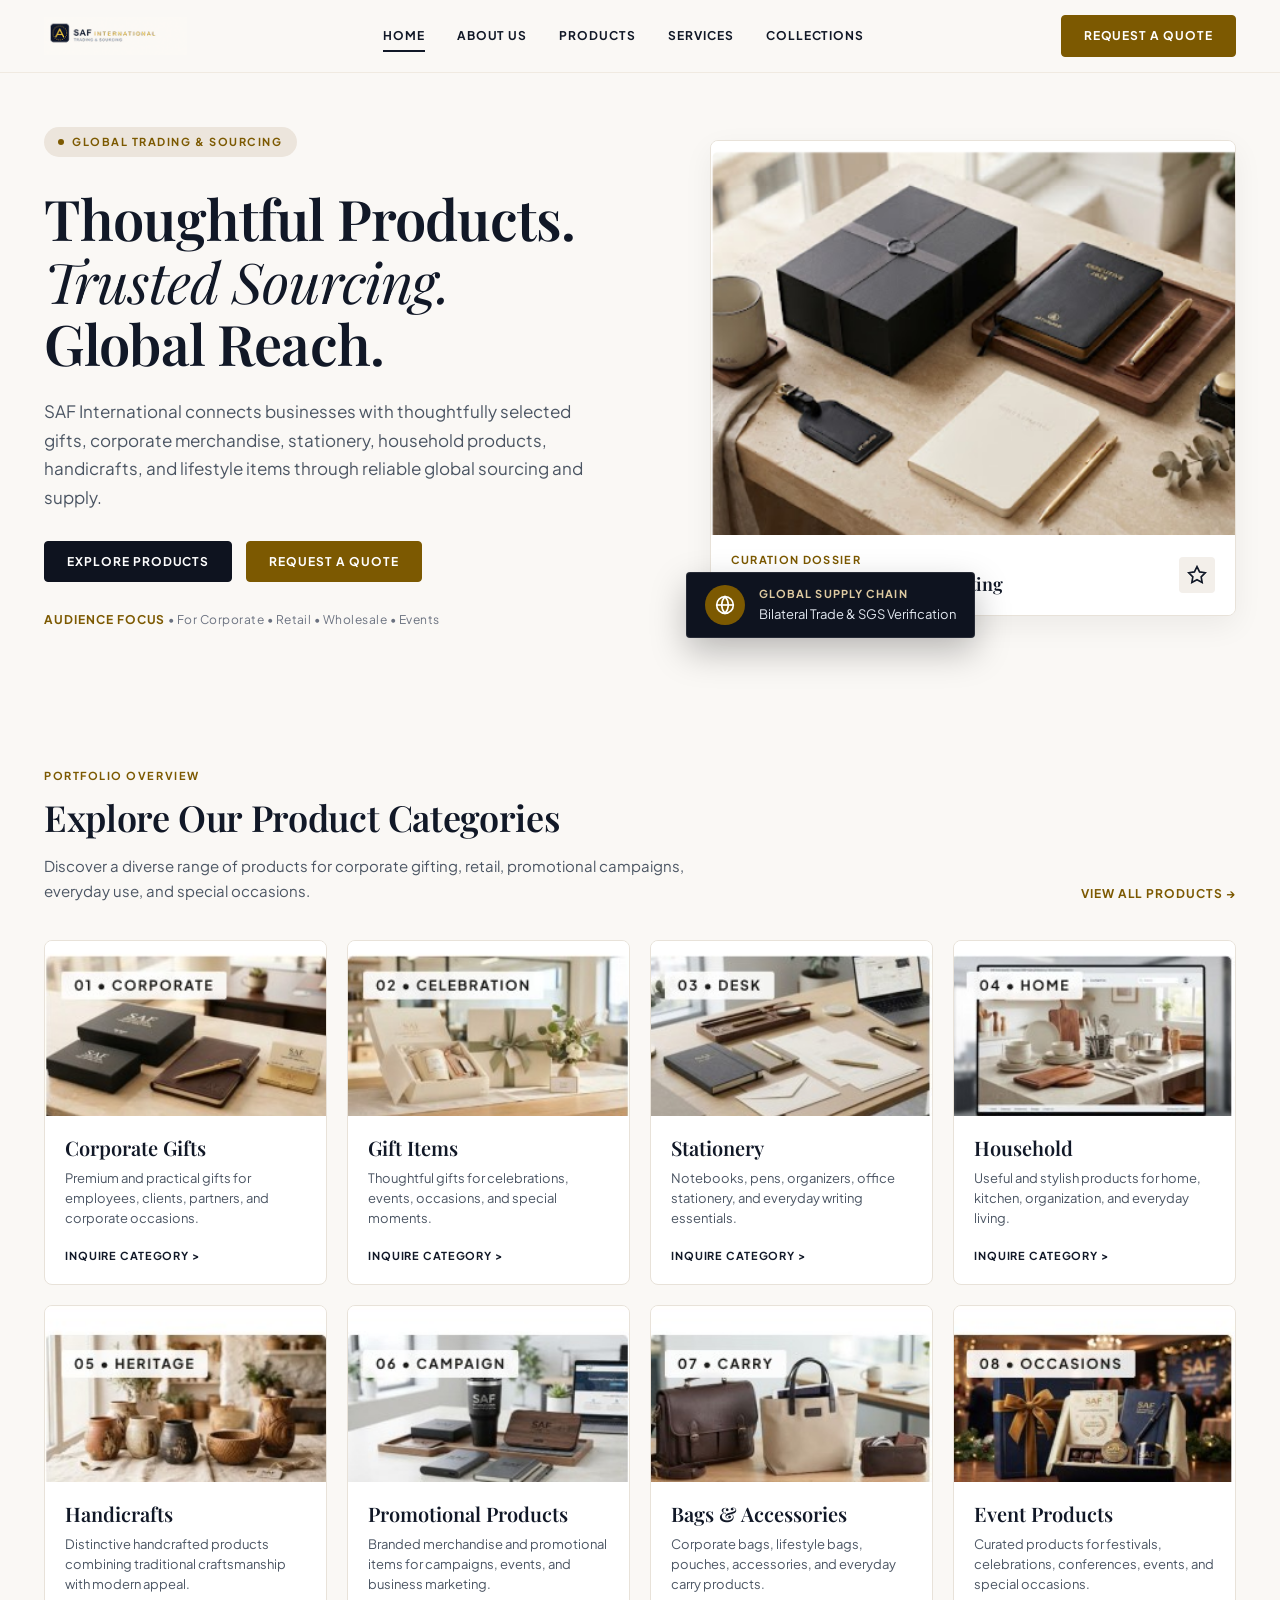
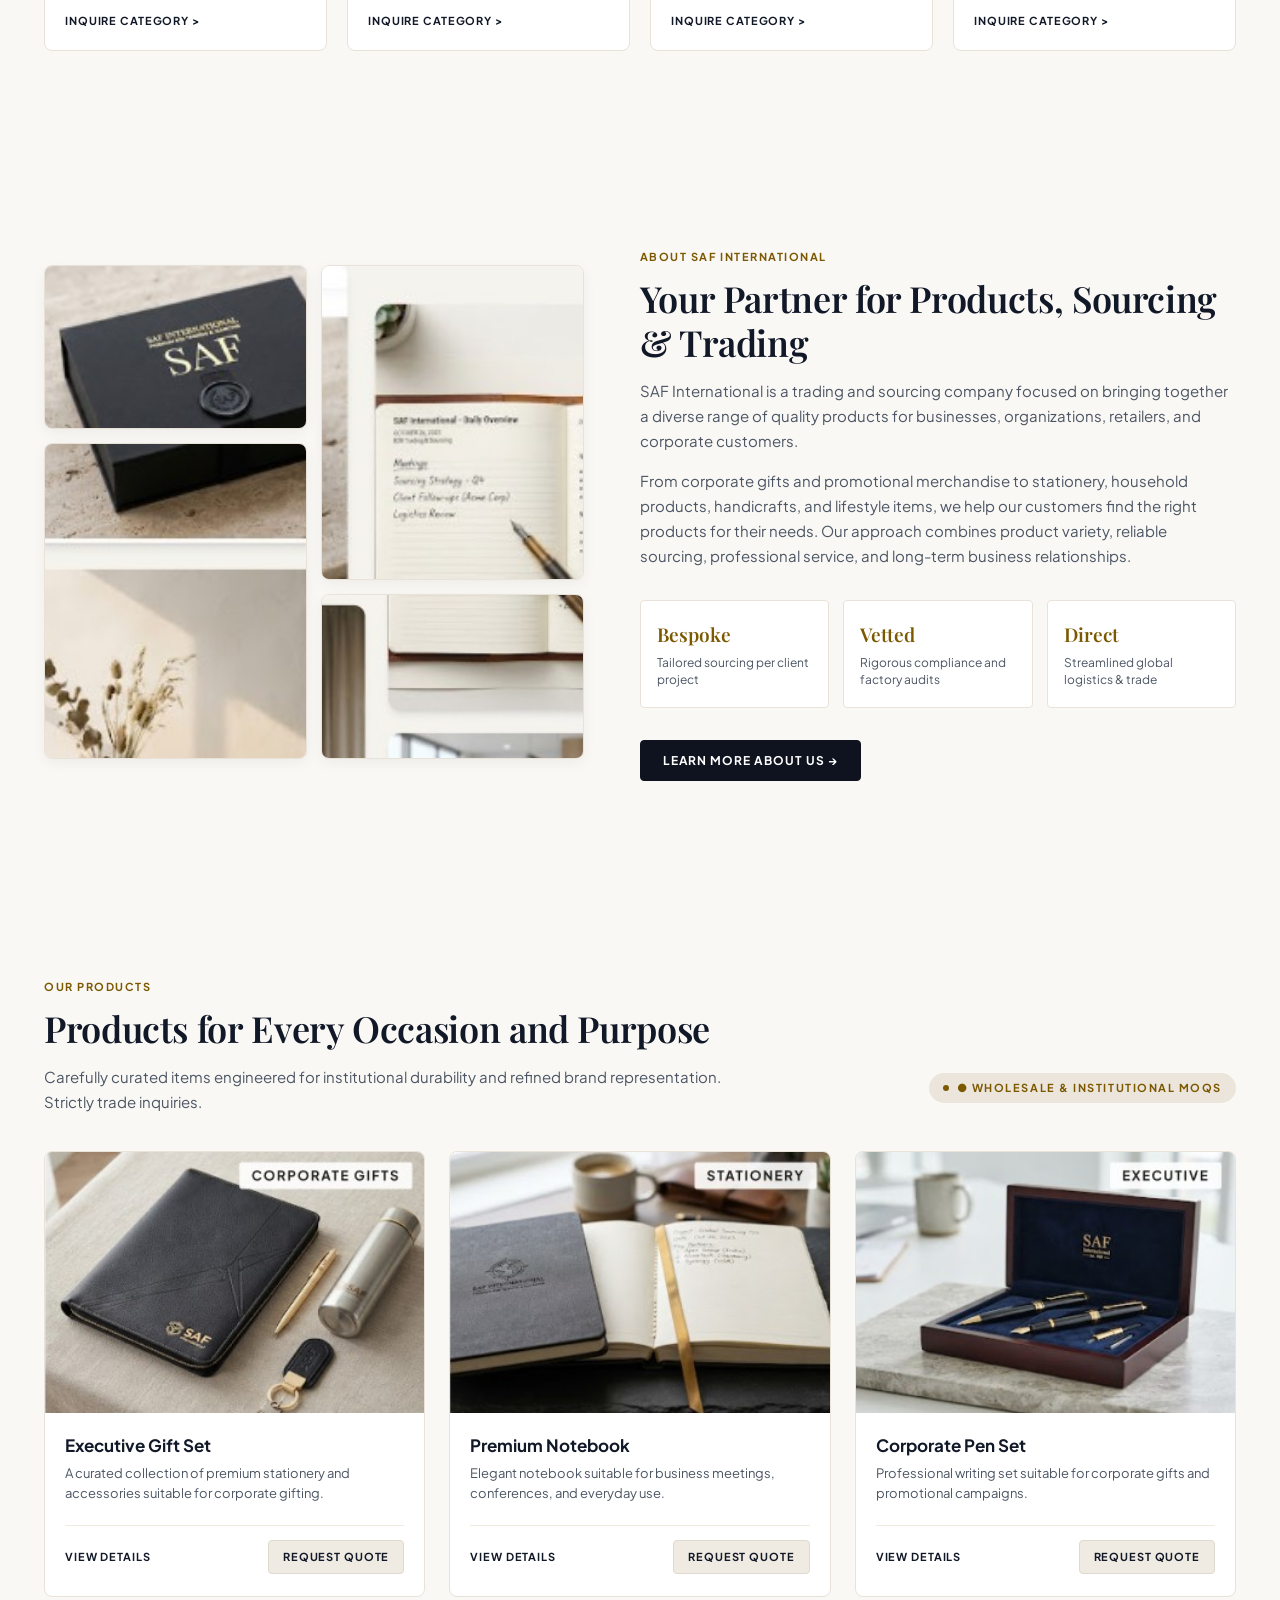
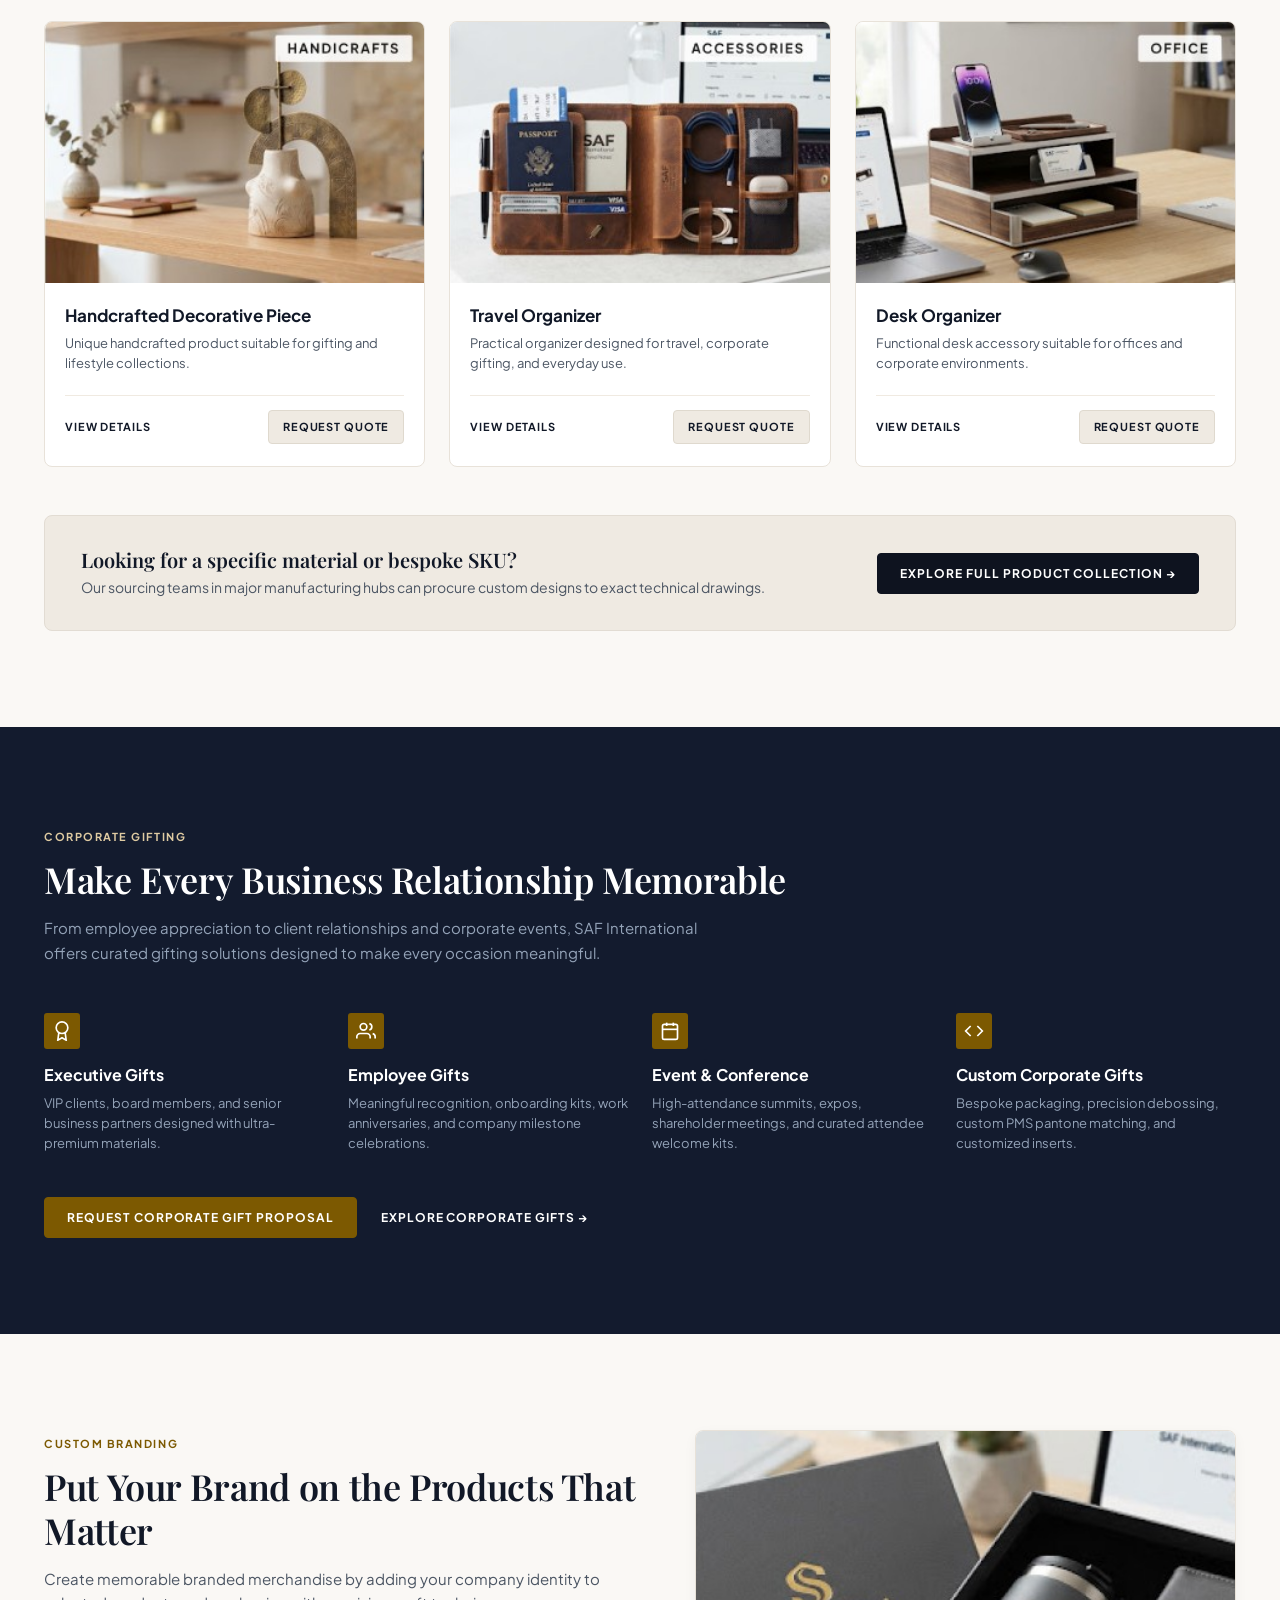
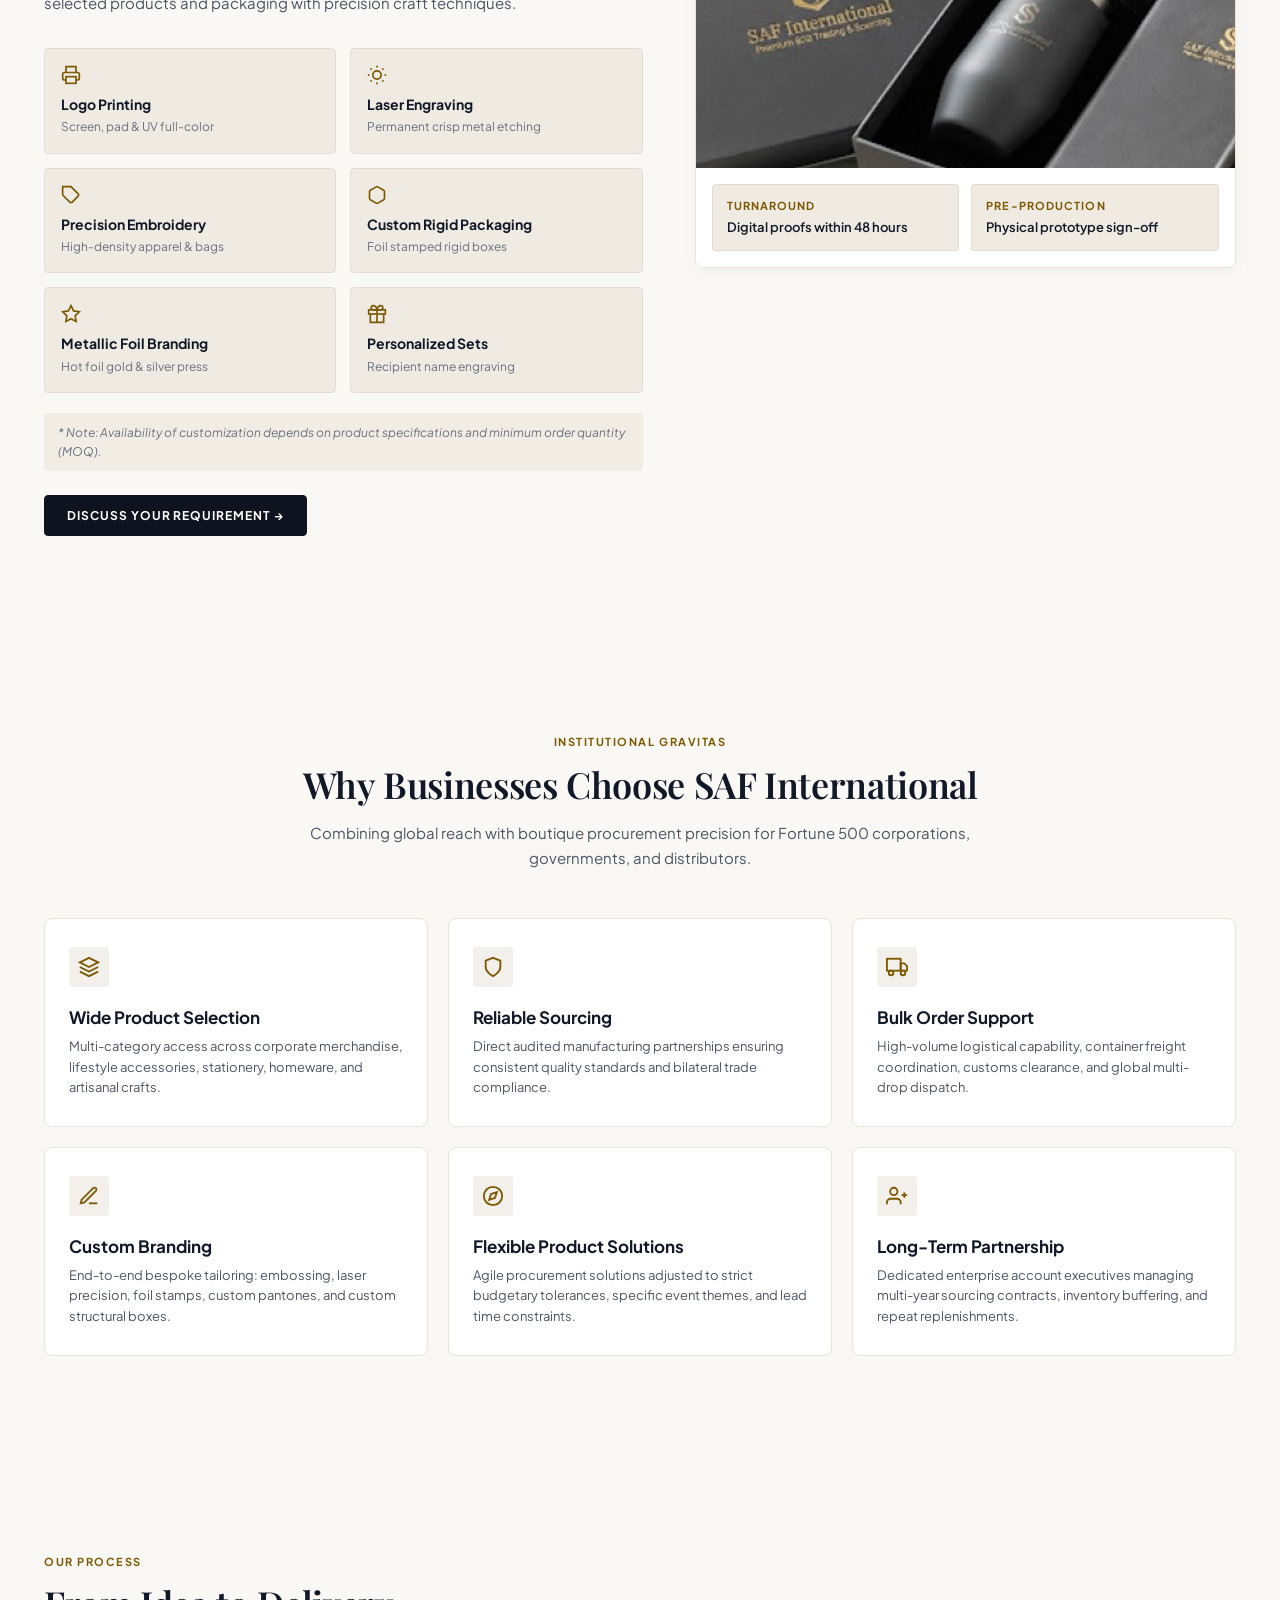
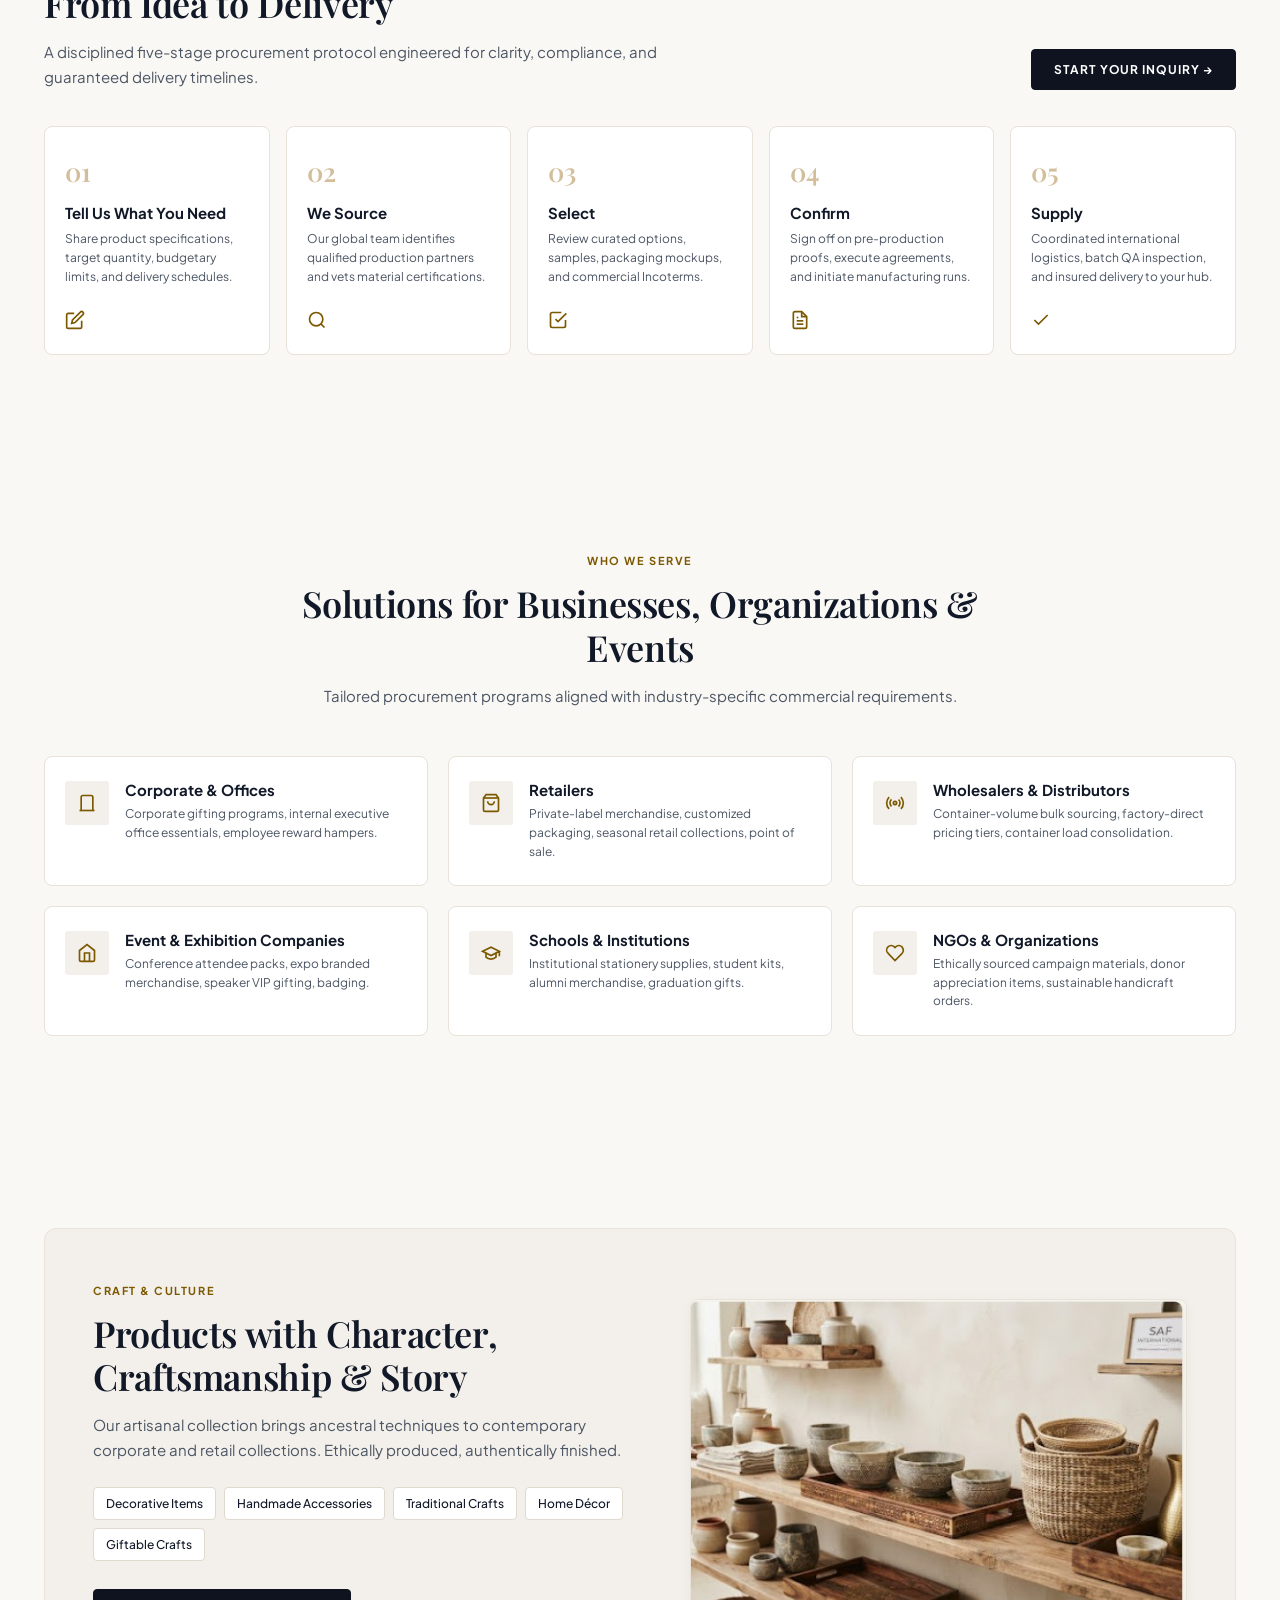
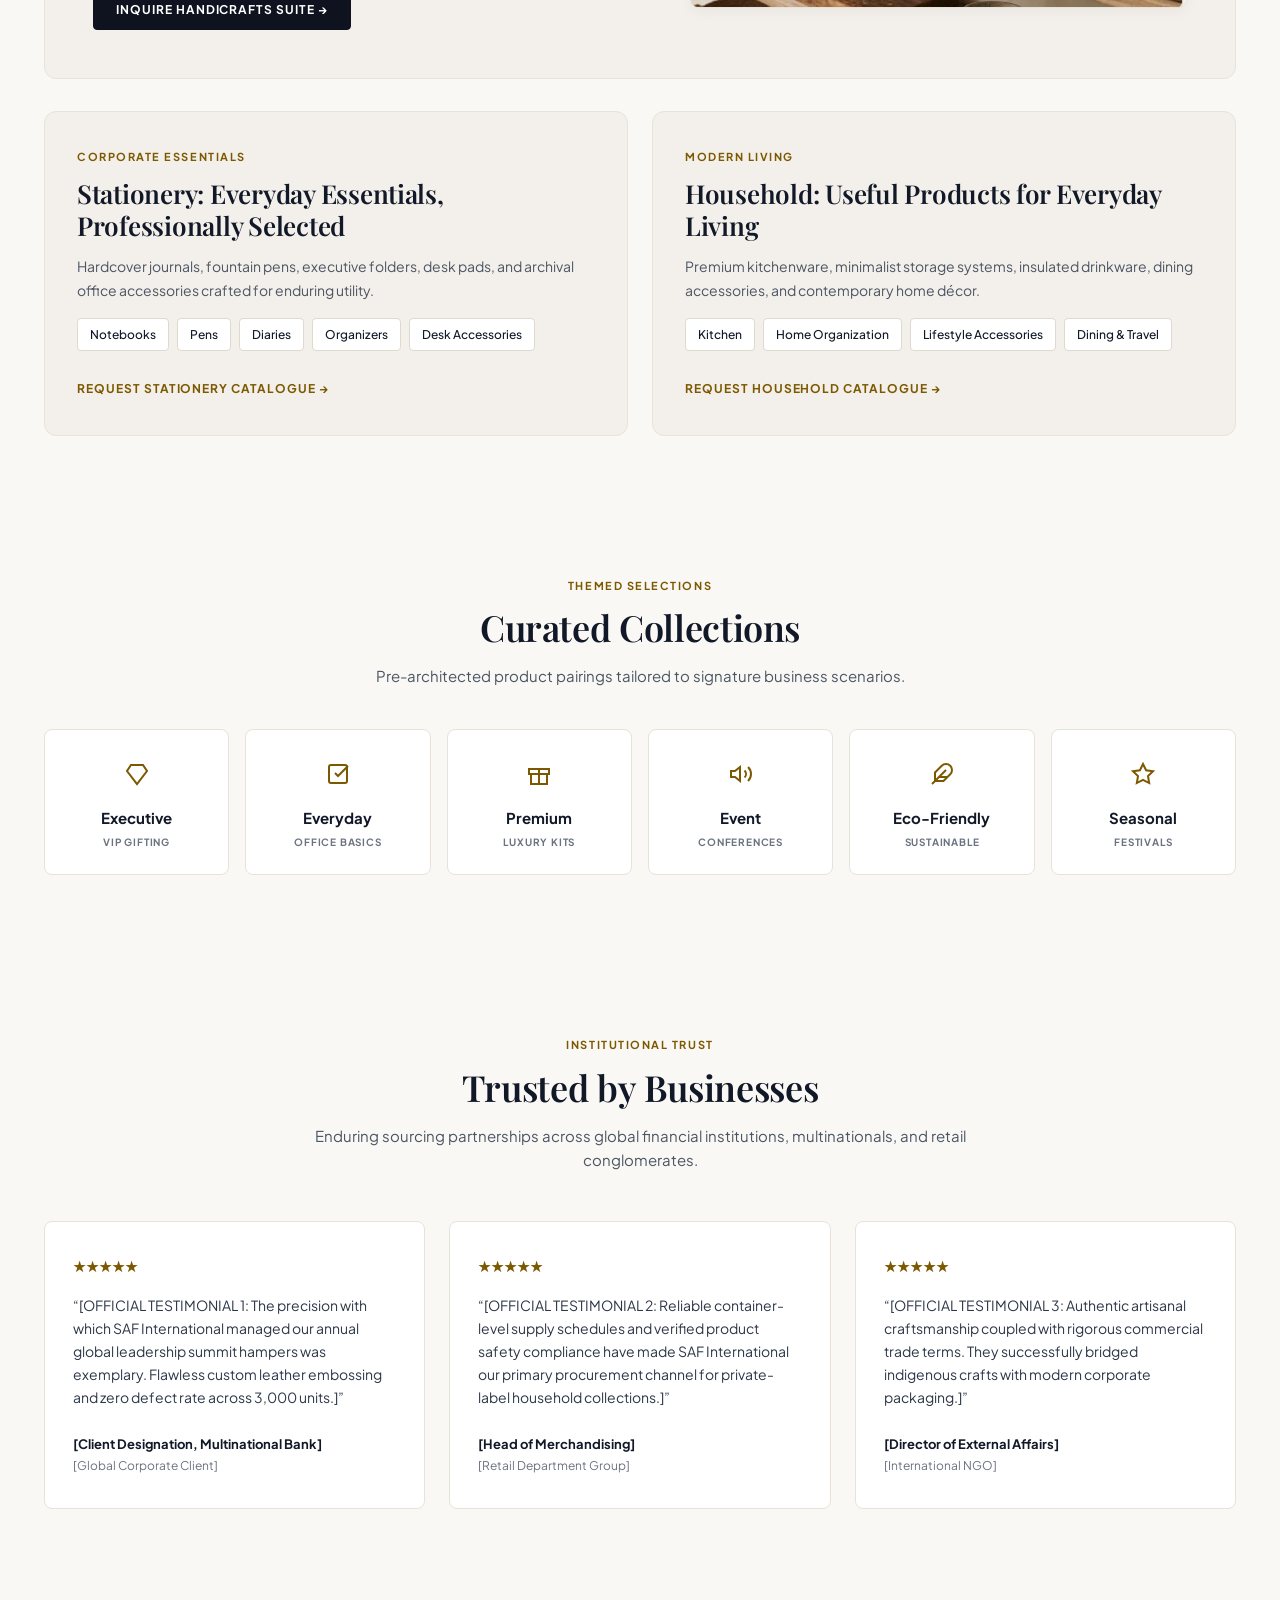
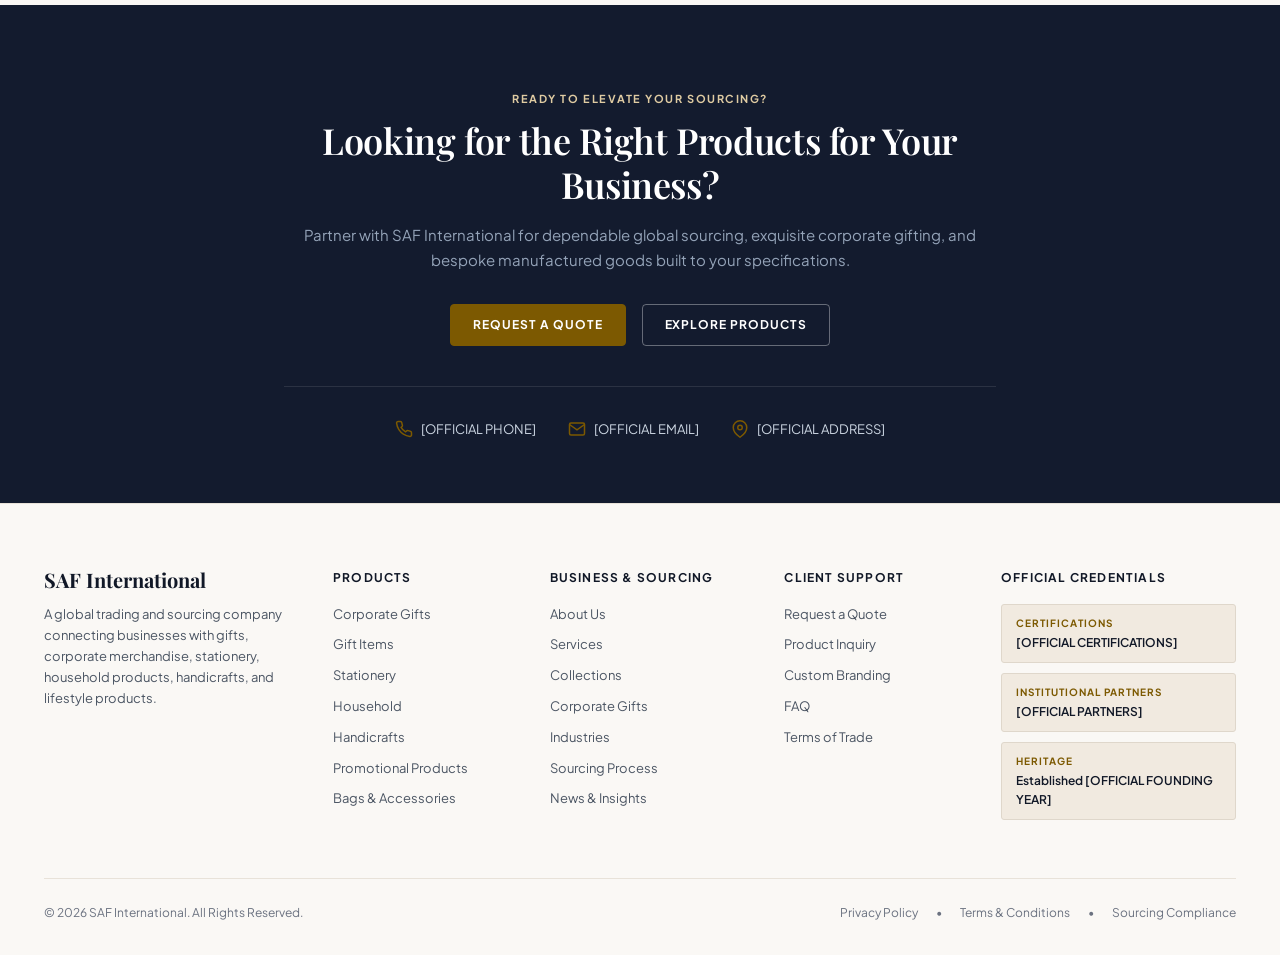
<file: index.html>
<!DOCTYPE html>
<html lang="en">
<head>
  <meta charset="UTF-8">
  <meta name="viewport" content="width=device-width, initial-scale=1.0">
  <title>SAF International — Thoughtful Products. Trusted Sourcing. Global Reach.</title>
  <meta name="description" content="SAF International connects businesses with thoughtfully selected gifts, corporate merchandise, stationery, household products, handicrafts, and lifestyle items through reliable global sourcing and supply.">
  
  <!-- Google Fonts: Playfair Display & Plus Jakarta Sans -->
  <link rel="preconnect" href="https://fonts.googleapis.com">
  <link rel="preconnect" href="https://fonts.gstatic.com" crossorigin>
  <link href="https://fonts.googleapis.com/css2?family=Playfair+Display:ital,wght@0,400;0,500;0,600;0,700;1,400;1,600&family=Plus+Jakarta+Sans:wght@300;400;500;600;700&display=swap" rel="stylesheet">
  
  <!-- Stylesheets -->
  <link rel="stylesheet" href="assets/css/variables.css">
  <link rel="stylesheet" href="assets/css/base.css">
  <link rel="stylesheet" href="assets/css/components.css">
  <link rel="stylesheet" href="assets/css/pages.css">
</head>
<body>

  <!-- ==========================================================================
       Site Navigation Header
       ========================================================================== -->
  <header class="site-header">
    <div class="container header-inner">
      <!-- Brand Logo -->
      <a href="index.html" class="brand-logo" aria-label="SAF International Homepage">
        <img src="assets/images/logo.png" alt="SAF International Trading & Sourcing" height="38">
      </a>

      <!-- Desktop Navigation Menu -->
      <nav class="nav-menu" aria-label="Main Navigation">
        <a href="index.html" class="nav-link active">Home</a>
        <a href="about.html" class="nav-link">About Us</a>
        <a href="products.html" class="nav-link">Products</a>
        <a href="services.html" class="nav-link">Services</a>
        <a href="collections.html" class="nav-link">Collections</a>
      </nav>

      <!-- Header Action Button -->
      <div class="header-actions">
        <button class="btn btn-gold" onclick="Modal.openQuote()">Request a Quote</button>
        <button class="mobile-toggle" aria-label="Open Mobile Menu" onclick="document.getElementById('mobile-nav-drawer').classList.toggle('active')">
          &#9776;
        </button>
      </div>
    </div>
  </header>

  <!-- Mobile Drawer -->
  <div id="mobile-nav-drawer" style="display: none; position: fixed; top: 72px; left: 0; width: 100%; background: #FAF8F5; border-bottom: 1px solid var(--color-border); padding: 24px; z-index: 999; flex-direction: column; gap: 16px;">
    <a href="index.html" class="nav-link active">Home</a>
    <a href="about.html" class="nav-link">About Us</a>
    <a href="products.html" class="nav-link">Products</a>
    <a href="services.html" class="nav-link">Services</a>
    <a href="collections.html" class="nav-link">Collections</a>
    <button class="btn btn-gold" onclick="Modal.openQuote()" style="margin-top: 10px;">Request a Quote</button>
  </div>
  <style>
    #mobile-nav-drawer.active { display: flex !important; }
  </style>

  <main id="main-content">

    <!-- ==========================================================================
         Section 1: Hero Section
         ========================================================================== -->
    <section class="hero-section">
      <div class="container hero-grid">
        <div class="hero-content">
          <div class="eyebrow eyebrow-pill">
            GLOBAL TRADING & SOURCING
          </div>
          <h1 class="hero-title">
            Thoughtful Products.<br>
            <em>Trusted Sourcing.</em><br>
            Global Reach.
          </h1>
          <p class="hero-description">
            SAF International connects businesses with thoughtfully selected gifts, corporate merchandise, stationery, household products, handicrafts, and lifestyle items through reliable global sourcing and supply.
          </p>
          <div class="hero-buttons">
            <a href="products.html" class="btn btn-dark">Explore Products</a>
            <button class="btn btn-gold" onclick="Modal.openQuote()">Request a Quote</button>
          </div>
          <div class="hero-audience-focus">
            <strong>Audience Focus</strong> &bull; For Corporate &bull; Retail &bull; Wholesale &bull; Events
          </div>
        </div>

        <div class="hero-media-wrap">
          <div class="hero-card">
            <div class="hero-img-box">
              <img src="assets/images/hero-img.png" alt="Curated corporate gifting set by SAF International">
            </div>
            <div class="hero-card-bottom">
              <div>
                <div class="hero-dossier-label">CURATION DOSSIER</div>
                <div class="hero-dossier-title">Corporate &amp; Institutional Gifting</div>
              </div>
              <div class="hero-badge-icon" title="Certified Curation">
                <svg width="20" height="20" viewBox="0 0 24 24" fill="none" stroke="currentColor" stroke-width="2">
                  <path d="M12 2l3.09 6.26L22 9.27l-5 4.87 1.18 6.88L12 17.77l-6.18 3.25L7 14.14 2 9.27l6.91-1.01L12 2z"></path>
                </svg>
              </div>
            </div>
          </div>

          <!-- Hero Floating Pill -->
          <div class="hero-floating-pill">
            <div class="hero-pill-icon">
              <svg width="20" height="20" viewBox="0 0 24 24" fill="none" stroke="currentColor" stroke-width="2">
                <circle cx="12" cy="12" r="10"></circle>
                <line x1="2" y1="12" x2="22" y2="12"></line>
                <path d="M12 2a15.3 15.3 0 0 1 4 10 15.3 15.3 0 0 1-4 10 15.3 15.3 0 0 1-4-10 15.3 15.3 0 0 1 4-10z"></path>
              </svg>
            </div>
            <div>
              <div class="hero-pill-title">Global Supply Chain</div>
              <div class="hero-pill-sub">Bilateral Trade &amp; SGS Verification</div>
            </div>
          </div>
        </div>
      </div>
    </section>

    <!-- ==========================================================================
         Section 2: Explore Our Product Categories
         ========================================================================== -->
    <section class="section" style="padding-top: 60px;">
      <div class="container">
        <div class="section-header-flex">
          <div>
            <div class="eyebrow">PORTFOLIO OVERVIEW</div>
            <h2 class="section-headline">Explore Our Product Categories</h2>
            <p class="section-desc">
              Discover a diverse range of products for corporate gifting, retail, promotional campaigns, everyday use, and special occasions.
            </p>
          </div>
          <div>
            <a href="products.html" class="btn-text-gold">
              VIEW ALL PRODUCTS &rarr;
            </a>
          </div>
        </div>

        <div class="category-grid">
          <!-- Card 1 -->
          <a href="category-details.html?id=corporate-gifts" class="category-card">
            <div class="category-card-img-box">
              <img src="assets/images/cat-01-corporate.jpg" alt="Corporate Gifts category">
            </div>
            <div class="category-card-body">
              <h3 class="category-card-title">Corporate Gifts</h3>
              <p class="category-card-desc">Premium and practical gifts for employees, clients, partners, and corporate occasions.</p>
              <span class="category-card-link">INQUIRE CATEGORY &gt;</span>
            </div>
          </a>

          <!-- Card 2 -->
          <a href="category-details.html?id=gift-items" class="category-card">
            <div class="category-card-img-box">
              <img src="assets/images/cat-02-celebration.jpg" alt="Gift Items category">
            </div>
            <div class="category-card-body">
              <h3 class="category-card-title">Gift Items</h3>
              <p class="category-card-desc">Thoughtful gifts for celebrations, events, occasions, and special moments.</p>
              <span class="category-card-link">INQUIRE CATEGORY &gt;</span>
            </div>
          </a>

          <!-- Card 3 -->
          <a href="category-details.html?id=stationery" class="category-card">
            <div class="category-card-img-box">
              <img src="assets/images/cat-03-desk.jpg" alt="Stationery category">
            </div>
            <div class="category-card-body">
              <h3 class="category-card-title">Stationery</h3>
              <p class="category-card-desc">Notebooks, pens, organizers, office stationery, and everyday writing essentials.</p>
              <span class="category-card-link">INQUIRE CATEGORY &gt;</span>
            </div>
          </a>

          <!-- Card 4 -->
          <a href="category-details.html?id=household" class="category-card">
            <div class="category-card-img-box">
              <img src="assets/images/cat-04-home.jpg" alt="Household category">
            </div>
            <div class="category-card-body">
              <h3 class="category-card-title">Household</h3>
              <p class="category-card-desc">Useful and stylish products for home, kitchen, organization, and everyday living.</p>
              <span class="category-card-link">INQUIRE CATEGORY &gt;</span>
            </div>
          </a>

          <!-- Card 5 -->
          <a href="category-details.html?id=handicrafts" class="category-card">
            <div class="category-card-img-box">
              <img src="assets/images/cat-05-heritage.jpg" alt="Handicrafts category">
            </div>
            <div class="category-card-body">
              <h3 class="category-card-title">Handicrafts</h3>
              <p class="category-card-desc">Distinctive handcrafted products combining traditional craftsmanship with modern appeal.</p>
              <span class="category-card-link">INQUIRE CATEGORY &gt;</span>
            </div>
          </a>

          <!-- Card 6 -->
          <a href="category-details.html?id=promotional-products" class="category-card">
            <div class="category-card-img-box">
              <img src="assets/images/cat-06-campaign.jpg" alt="Promotional Products category">
            </div>
            <div class="category-card-body">
              <h3 class="category-card-title">Promotional Products</h3>
              <p class="category-card-desc">Branded merchandise and promotional items for campaigns, events, and business marketing.</p>
              <span class="category-card-link">INQUIRE CATEGORY &gt;</span>
            </div>
          </a>

          <!-- Card 7 -->
          <a href="category-details.html?id=bags-accessories" class="category-card">
            <div class="category-card-img-box">
              <img src="assets/images/cat-07-carry.jpg" alt="Bags & Accessories category">
            </div>
            <div class="category-card-body">
              <h3 class="category-card-title">Bags &amp; Accessories</h3>
              <p class="category-card-desc">Corporate bags, lifestyle bags, pouches, accessories, and everyday carry products.</p>
              <span class="category-card-link">INQUIRE CATEGORY &gt;</span>
            </div>
          </a>

          <!-- Card 8 -->
          <a href="category-details.html?id=event-products" class="category-card">
            <div class="category-card-img-box">
              <img src="assets/images/cat-08-occasions.jpg" alt="Event Products category">
            </div>
            <div class="category-card-body">
              <h3 class="category-card-title">Event Products</h3>
              <p class="category-card-desc">Curated products for festivals, celebrations, conferences, events, and special occasions.</p>
              <span class="category-card-link">INQUIRE CATEGORY &gt;</span>
            </div>
          </a>
        </div>
      </div>
    </section>

    <!-- ==========================================================================
         Section 3: About SAF International
         ========================================================================== -->
    <section class="section about-section">
      <div class="container">
        <div class="about-grid">
          <!-- Left 4-Image Mosaic -->
          <div class="about-mosaic-container">
            <div class="about-mosaic-col">
              <div class="about-mosaic-item" style="aspect-ratio: 16/10;">
                <img src="assets/images/about-mosaic-1-clean.jpg" alt="SAF International Luxury Box">
              </div>
              <div class="about-mosaic-item" style="aspect-ratio: 10/12;">
                <img src="assets/images/about-mosaic-3.jpg" alt="Artisanal ceramic vase and wooden bowl">
              </div>
            </div>
            <div class="about-mosaic-col">
              <div class="about-mosaic-item" style="aspect-ratio: 10/12;">
                <img src="assets/images/about-mosaic-2.jpg" alt="Stationery daily overview journal and gold pen">
              </div>
              <div class="about-mosaic-item" style="aspect-ratio: 16/10;">
                <img src="assets/images/about-mosaic-4.jpg" alt="Eco-friendly bamboo lifestyle lunchbox and flask">
              </div>
            </div>
          </div>

          <!-- Right Content -->
          <div class="about-content-wrap">
            <div class="eyebrow">ABOUT SAF INTERNATIONAL</div>
            <h2 class="section-headline">Your Partner for Products, Sourcing &amp; Trading</h2>
            <p class="section-desc" style="margin-bottom: 16px;">
              SAF International is a trading and sourcing company focused on bringing together a diverse range of quality products for businesses, organizations, retailers, and corporate customers.
            </p>
            <p class="section-desc">
              From corporate gifts and promotional merchandise to stationery, household products, handicrafts, and lifestyle items, we help our customers find the right products for their needs. Our approach combines product variety, reliable sourcing, professional service, and long-term business relationships.
            </p>

            <!-- 3 Stat Feature Boxes -->
            <div class="about-feature-boxes">
              <div class="about-feature-box">
                <div class="about-feature-box-title">Bespoke</div>
                <div class="about-feature-box-desc">Tailored sourcing per client project</div>
              </div>
              <div class="about-feature-box">
                <div class="about-feature-box-title">Vetted</div>
                <div class="about-feature-box-desc">Rigorous compliance and factory audits</div>
              </div>
              <div class="about-feature-box">
                <div class="about-feature-box-title">Direct</div>
                <div class="about-feature-box-desc">Streamlined global logistics &amp; trade</div>
              </div>
            </div>

            <a href="about.html" class="btn btn-dark">
              Learn More About Us &rarr;
            </a>
          </div>
        </div>
      </div>
    </section>

    <!-- ==========================================================================
         Section 4: Our Products (6 Featured Items)
         ========================================================================== -->
    <section class="section">
      <div class="container">
        <div class="section-header-flex">
          <div>
            <div class="eyebrow">OUR PRODUCTS</div>
            <h2 class="section-headline">Products for Every Occasion and Purpose</h2>
            <p class="section-desc">
              Carefully curated items engineered for institutional durability and refined brand representation. Strictly trade inquiries.
            </p>
          </div>
          <div>
            <span class="eyebrow eyebrow-pill">● Wholesale &amp; Institutional MOQs</span>
          </div>
        </div>

        <div class="product-grid">
          <!-- Product 1 -->
          <div class="product-card">
            <div class="product-card-img-box">
              <img src="assets/images/prod-exec-gift.jpg" alt="Executive Gift Set">
            </div>
            <div class="product-card-body">
              <h3 class="product-card-title">Executive Gift Set</h3>
              <p class="product-card-desc">A curated collection of premium stationery and accessories suitable for corporate gifting.</p>
              <div class="product-card-actions">
                <a href="product-details.html?id=executive-gift-set" class="product-card-link">VIEW DETAILS</a>
                <button class="btn btn-stone" onclick="Modal.openQuote('Executive Gift Set', 'Corporate Gifts')">REQUEST QUOTE</button>
              </div>
            </div>
          </div>

          <!-- Product 2 -->
          <div class="product-card">
            <div class="product-card-img-box">
              <img src="assets/images/prod-notebook.jpg" alt="Premium Notebook">
            </div>
            <div class="product-card-body">
              <h3 class="product-card-title">Premium Notebook</h3>
              <p class="product-card-desc">Elegant notebook suitable for business meetings, conferences, and everyday use.</p>
              <div class="product-card-actions">
                <a href="product-details.html?id=premium-notebook" class="product-card-link">VIEW DETAILS</a>
                <button class="btn btn-stone" onclick="Modal.openQuote('Premium Notebook', 'Stationery')">REQUEST QUOTE</button>
              </div>
            </div>
          </div>

          <!-- Product 3 -->
          <div class="product-card">
            <div class="product-card-img-box">
              <img src="assets/images/prod-penset.jpg" alt="Corporate Pen Set">
            </div>
            <div class="product-card-body">
              <h3 class="product-card-title">Corporate Pen Set</h3>
              <p class="product-card-desc">Professional writing set suitable for corporate gifts and promotional campaigns.</p>
              <div class="product-card-actions">
                <a href="product-details.html?id=corporate-pen-set" class="product-card-link">VIEW DETAILS</a>
                <button class="btn btn-stone" onclick="Modal.openQuote('Corporate Pen Set', 'Stationery')">REQUEST QUOTE</button>
              </div>
            </div>
          </div>

          <!-- Product 4 -->
          <div class="product-card">
            <div class="product-card-img-box">
              <img src="assets/images/prod-decor.jpg" alt="Handcrafted Decorative Piece">
            </div>
            <div class="product-card-body">
              <h3 class="product-card-title">Handcrafted Decorative Piece</h3>
              <p class="product-card-desc">Unique handcrafted product suitable for gifting and lifestyle collections.</p>
              <div class="product-card-actions">
                <a href="product-details.html?id=handcrafted-decorative-piece" class="product-card-link">VIEW DETAILS</a>
                <button class="btn btn-stone" onclick="Modal.openQuote('Handcrafted Decorative Piece', 'Handicrafts')">REQUEST QUOTE</button>
              </div>
            </div>
          </div>

          <!-- Product 5 -->
          <div class="product-card">
            <div class="product-card-img-box">
              <img src="assets/images/prod-organizer.jpg" alt="Travel Organizer">
            </div>
            <div class="product-card-body">
              <h3 class="product-card-title">Travel Organizer</h3>
              <p class="product-card-desc">Practical organizer designed for travel, corporate gifting, and everyday use.</p>
              <div class="product-card-actions">
                <a href="product-details.html?id=travel-organizer" class="product-card-link">VIEW DETAILS</a>
                <button class="btn btn-stone" onclick="Modal.openQuote('Travel Organizer', 'Bags & Accessories')">REQUEST QUOTE</button>
              </div>
            </div>
          </div>

          <!-- Product 6 -->
          <div class="product-card">
            <div class="product-card-img-box">
              <img src="assets/images/prod-desk.jpg" alt="Desk Organizer">
            </div>
            <div class="product-card-body">
              <h3 class="product-card-title">Desk Organizer</h3>
              <p class="product-card-desc">Functional desk accessory suitable for offices and corporate environments.</p>
              <div class="product-card-actions">
                <a href="product-details.html?id=desk-organizer" class="product-card-link">VIEW DETAILS</a>
                <button class="btn btn-stone" onclick="Modal.openQuote('Desk Organizer', 'Office Essentials')">REQUEST QUOTE</button>
              </div>
            </div>
          </div>
        </div>

        <!-- Custom Sourcing Callout Banner -->
        <div class="callout-box">
          <div>
            <h3 class="callout-title">Looking for a specific material or bespoke SKU?</h3>
            <p class="callout-desc">Our sourcing teams in major manufacturing hubs can procure custom designs to exact technical drawings.</p>
          </div>
          <div>
            <a href="products.html" class="btn btn-dark">
              Explore Full Product Collection &rarr;
            </a>
          </div>
        </div>
      </div>
    </section>

    <!-- ==========================================================================
         Section 5: Corporate Gifting Dark Banner Section
         ========================================================================== -->
    <section class="section dark-section">
      <div class="container">
        <div class="eyebrow">CORPORATE GIFTING</div>
        <h2 class="section-headline">Make Every Business Relationship Memorable</h2>
        <p class="section-desc">
          From employee appreciation to client relationships and corporate events, SAF International offers curated gifting solutions designed to make every occasion meaningful.
        </p>

        <div class="dark-feature-grid">
          <div class="dark-feature-card">
            <div class="dark-feature-icon">
              <svg width="20" height="20" viewBox="0 0 24 24" fill="none" stroke="currentColor" stroke-width="2">
                <circle cx="12" cy="8" r="7"></circle>
                <polyline points="8.21 13.89 7 23 12 20 17 23 15.79 13.88"></polyline>
              </svg>
            </div>
            <h3 class="dark-feature-title">Executive Gifts</h3>
            <p class="dark-feature-desc">VIP clients, board members, and senior business partners designed with ultra-premium materials.</p>
          </div>

          <div class="dark-feature-card">
            <div class="dark-feature-icon">
              <svg width="20" height="20" viewBox="0 0 24 24" fill="none" stroke="currentColor" stroke-width="2">
                <path d="M17 21v-2a4 4 0 0 0-4-4H5a4 4 0 0 0-4 4v2"></path>
                <circle cx="9" cy="7" r="4"></circle>
                <path d="M23 21v-2a4 4 0 0 0-3-3.87"></path>
                <path d="M16 3.13a4 4 0 0 1 0 7.75"></path>
              </svg>
            </div>
            <h3 class="dark-feature-title">Employee Gifts</h3>
            <p class="dark-feature-desc">Meaningful recognition, onboarding kits, work anniversaries, and company milestone celebrations.</p>
          </div>

          <div class="dark-feature-card">
            <div class="dark-feature-icon">
              <svg width="20" height="20" viewBox="0 0 24 24" fill="none" stroke="currentColor" stroke-width="2">
                <rect x="3" y="4" width="18" height="18" rx="2" ry="2"></rect>
                <line x1="16" y1="2" x2="16" y2="6"></line>
                <line x1="8" y1="2" x2="8" y2="6"></line>
                <line x1="3" y1="10" x2="21" y2="10"></line>
              </svg>
            </div>
            <h3 class="dark-feature-title">Event &amp; Conference</h3>
            <p class="dark-feature-desc">High-attendance summits, expos, shareholder meetings, and curated attendee welcome kits.</p>
          </div>

          <div class="dark-feature-card">
            <div class="dark-feature-icon">
              <svg width="20" height="20" viewBox="0 0 24 24" fill="none" stroke="currentColor" stroke-width="2">
                <polyline points="16 18 22 12 16 6"></polyline>
                <polyline points="8 6 2 12 8 18"></polyline>
              </svg>
            </div>
            <h3 class="dark-feature-title">Custom Corporate Gifts</h3>
            <p class="dark-feature-desc">Bespoke packaging, precision debossing, custom PMS pantone matching, and customized inserts.</p>
          </div>
        </div>

        <div class="dark-section-actions">
          <button class="btn btn-gold" onclick="Modal.openQuote('Corporate Gift Proposal', 'Corporate Gifting')">
            Request Corporate Gift Proposal
          </button>
          <a href="products.html?category=corporate-gifts" class="btn-text-white">
            Explore Corporate Gifts &rarr;
          </a>
        </div>
      </div>
    </section>

    <!-- ==========================================================================
         Section 6: Custom Branding
         ========================================================================== -->
    <section class="section">
      <div class="container">
        <div class="branding-grid">
          <div>
            <div class="eyebrow">CUSTOM BRANDING</div>
            <h2 class="section-headline">Put Your Brand on the Products That Matter</h2>
            <p class="section-desc">
              Create memorable branded merchandise by adding your company identity to selected products and packaging with precision craft techniques.
            </p>

            <div class="branding-techniques-grid">
              <div class="technique-card">
                <div class="technique-icon">
                  <svg width="20" height="20" viewBox="0 0 24 24" fill="none" stroke="currentColor" stroke-width="2">
                    <polyline points="6 9 6 2 18 2 18 9"></polyline>
                    <path d="M6 18H4a2 2 0 0 1-2-2v-5a2 2 0 0 1 2-2h16a2 2 0 0 1 2 2v5a2 2 0 0 1-2 2h-2"></path>
                    <rect x="6" y="14" width="12" height="8"></rect>
                  </svg>
                </div>
                <div class="technique-title">Logo Printing</div>
                <div class="technique-desc">Screen, pad &amp; UV full-color</div>
              </div>

              <div class="technique-card">
                <div class="technique-icon">
                  <svg width="20" height="20" viewBox="0 0 24 24" fill="none" stroke="currentColor" stroke-width="2">
                    <circle cx="12" cy="12" r="5"></circle>
                    <line x1="12" y1="1" x2="12" y2="3"></line>
                    <line x1="12" y1="21" x2="12" y2="23"></line>
                    <line x1="4.22" y1="4.22" x2="5.64" y2="5.64"></line>
                    <line x1="18.36" y1="18.36" x2="19.78" y2="19.78"></line>
                    <line x1="1" y1="12" x2="3" y2="12"></line>
                    <line x1="21" y1="12" x2="23" y2="12"></line>
                    <line x1="4.22" y1="19.78" x2="5.64" y2="18.36"></line>
                    <line x1="18.36" y1="5.64" x2="19.78" y2="4.22"></line>
                  </svg>
                </div>
                <div class="technique-title">Laser Engraving</div>
                <div class="technique-desc">Permanent crisp metal etching</div>
              </div>

              <div class="technique-card">
                <div class="technique-icon">
                  <svg width="20" height="20" viewBox="0 0 24 24" fill="none" stroke="currentColor" stroke-width="2">
                    <path d="M20.59 13.41l-7.17 7.17a2 2 0 0 1-2.83 0L2 12V2h10l8.59 8.59a2 2 0 0 1 0 2.82z"></path>
                    <line x1="7" y1="7" x2="7.01" y2="7"></line>
                  </svg>
                </div>
                <div class="technique-title">Precision Embroidery</div>
                <div class="technique-desc">High-density apparel &amp; bags</div>
              </div>

              <div class="technique-card">
                <div class="technique-icon">
                  <svg width="20" height="20" viewBox="0 0 24 24" fill="none" stroke="currentColor" stroke-width="2">
                    <path d="M21 16V8a2 2 0 0 0-1-1.73l-7-4a2 2 0 0 0-2 0l-7 4A2 2 0 0 0 3 8v8a2 2 0 0 0 1 1.73l7 4a2 2 0 0 0 2 0l7-4A2 2 0 0 0 21 16z"></path>
                  </svg>
                </div>
                <div class="technique-title">Custom Rigid Packaging</div>
                <div class="technique-desc">Foil stamped rigid boxes</div>
              </div>

              <div class="technique-card">
                <div class="technique-icon">
                  <svg width="20" height="20" viewBox="0 0 24 24" fill="none" stroke="currentColor" stroke-width="2">
                    <polygon points="12 2 15.09 8.26 22 9.27 17 14.14 18.18 21.02 12 17.77 5.82 21.02 7 14.14 2 9.27 8.91 8.26 12 2"></polygon>
                  </svg>
                </div>
                <div class="technique-title">Metallic Foil Branding</div>
                <div class="technique-desc">Hot foil gold &amp; silver press</div>
              </div>

              <div class="technique-card">
                <div class="technique-icon">
                  <svg width="20" height="20" viewBox="0 0 24 24" fill="none" stroke="currentColor" stroke-width="2">
                    <polyline points="20 12 20 22 4 22 4 12"></polyline>
                    <rect x="2" y="7" width="20" height="5"></rect>
                    <line x1="12" y1="22" x2="12" y2="7"></line>
                    <path d="M12 7H7.5a2.5 2.5 0 0 1 0-5C11 2 12 7 12 7z"></path>
                    <path d="M12 7h4.5a2.5 2.5 0 0 0 0-5C13 2 12 7 12 7z"></path>
                  </svg>
                </div>
                <div class="technique-title">Personalized Sets</div>
                <div class="technique-desc">Recipient name engraving</div>
              </div>
            </div>

            <div class="branding-note">
              * Note: Availability of customization depends on product specifications and minimum order quantity (MOQ).
            </div>

            <button class="btn btn-dark" onclick="Modal.openQuote('Custom Branding Project', 'Customization')">
              Discuss Your Requirement &rarr;
            </button>
          </div>

          <!-- Right Heroic Media Box with SLAs -->
          <div>
            <div class="branding-media-card">
              <div class="branding-media-img">
                <img src="assets/images/branding-box-correct.jpg" alt="SAF International Custom Debossed Gifting Box">
              </div>
              <div class="branding-sla-grid">
                <div class="sla-box">
                  <div class="sla-label">TURNAROUND</div>
                  <div class="sla-val">Digital proofs within 48 hours</div>
                </div>
                <div class="sla-box">
                  <div class="sla-label">PRE-PRODUCTION</div>
                  <div class="sla-val">Physical prototype sign-off</div>
                </div>
              </div>
            </div>
          </div>
        </div>
      </div>
    </section>

    <!-- ==========================================================================
         Section 7: Institutional Gravitas (Why Businesses Choose SAF)
         ========================================================================== -->
    <section class="section" style="background-color: var(--color-bg-body);">
      <div class="container">
        <div style="text-align: center; max-width: 780px; margin: 0 auto 48px auto;">
          <div class="eyebrow" style="justify-content: center;">INSTITUTIONAL GRAVITAS</div>
          <h2 class="section-headline">Why Businesses Choose SAF International</h2>
          <p class="section-desc" style="margin: 0 auto;">
            Combining global reach with boutique procurement precision for Fortune 500 corporations, governments, and distributors.
          </p>
        </div>

        <div class="value-props-grid">
          <div class="value-prop-card">
            <div class="value-prop-icon">
              <svg width="22" height="22" viewBox="0 0 24 24" fill="none" stroke="currentColor" stroke-width="2">
                <polygon points="12 2 2 7 12 12 22 7 12 2"></polygon>
                <polyline points="2 17 12 22 22 17"></polyline>
                <polyline points="2 12 12 17 22 12"></polyline>
              </svg>
            </div>
            <h3 class="value-prop-title">Wide Product Selection</h3>
            <p class="value-prop-desc">Multi-category access across corporate merchandise, lifestyle accessories, stationery, homeware, and artisanal crafts.</p>
          </div>

          <div class="value-prop-card">
            <div class="value-prop-icon">
              <svg width="22" height="22" viewBox="0 0 24 24" fill="none" stroke="currentColor" stroke-width="2">
                <path d="M12 22s8-4 8-10V5l-8-3-8 3v7c0 6 8 10 8 10z"></path>
              </svg>
            </div>
            <h3 class="value-prop-title">Reliable Sourcing</h3>
            <p class="value-prop-desc">Direct audited manufacturing partnerships ensuring consistent quality standards and bilateral trade compliance.</p>
          </div>

          <div class="value-prop-card">
            <div class="value-prop-icon">
              <svg width="22" height="22" viewBox="0 0 24 24" fill="none" stroke="currentColor" stroke-width="2">
                <rect x="1" y="3" width="15" height="13"></rect>
                <polygon points="16 8 20 8 23 11 23 16 16 16 16 8"></polygon>
                <circle cx="5.5" cy="18.5" r="2.5"></circle>
                <circle cx="18.5" cy="18.5" r="2.5"></circle>
              </svg>
            </div>
            <h3 class="value-prop-title">Bulk Order Support</h3>
            <p class="value-prop-desc">High-volume logistical capability, container freight coordination, customs clearance, and global multi-drop dispatch.</p>
          </div>

          <div class="value-prop-card">
            <div class="value-prop-icon">
              <svg width="22" height="22" viewBox="0 0 24 24" fill="none" stroke="currentColor" stroke-width="2">
                <path d="M12 20h9"></path>
                <path d="M16.5 3.5a2.121 2.121 0 0 1 3 3L7 19l-4 1 1-4L16.5 3.5z"></path>
              </svg>
            </div>
            <h3 class="value-prop-title">Custom Branding</h3>
            <p class="value-prop-desc">End-to-end bespoke tailoring: embossing, laser precision, foil stamps, custom pantones, and custom structural boxes.</p>
          </div>

          <div class="value-prop-card">
            <div class="value-prop-icon">
              <svg width="22" height="22" viewBox="0 0 24 24" fill="none" stroke="currentColor" stroke-width="2">
                <circle cx="12" cy="12" r="10"></circle>
                <polygon points="16.24 7.76 14.12 14.12 7.76 16.24 9.88 9.88 16.24 7.76"></polygon>
              </svg>
            </div>
            <h3 class="value-prop-title">Flexible Product Solutions</h3>
            <p class="value-prop-desc">Agile procurement solutions adjusted to strict budgetary tolerances, specific event themes, and lead time constraints.</p>
          </div>

          <div class="value-prop-card">
            <div class="value-prop-icon">
              <svg width="22" height="22" viewBox="0 0 24 24" fill="none" stroke="currentColor" stroke-width="2">
                <path d="M16 21v-2a4 4 0 0 0-4-4H5a4 4 0 0 0-4 4v2"></path>
                <circle cx="8.5" cy="7" r="4"></circle>
                <line x1="20" y1="8" x2="20" y2="14"></line>
                <line x1="23" y1="11" x2="17" y2="11"></line>
              </svg>
            </div>
            <h3 class="value-prop-title">Long-Term Partnership</h3>
            <p class="value-prop-desc">Dedicated enterprise account executives managing multi-year sourcing contracts, inventory buffering, and repeat replenishments.</p>
          </div>
        </div>
      </div>
    </section>

    <!-- ==========================================================================
         Section 8: Our Process (5 Steps)
         ========================================================================== -->
    <section class="section">
      <div class="container">
        <div class="section-header-flex">
          <div>
            <div class="eyebrow">OUR PROCESS</div>
            <h2 class="section-headline">From Idea to Delivery</h2>
            <p class="section-desc">
              A disciplined five-stage procurement protocol engineered for clarity, compliance, and guaranteed delivery timelines.
            </p>
          </div>
          <div>
            <button class="btn btn-dark" onclick="Modal.openQuote()">Start Your Inquiry &rarr;</button>
          </div>
        </div>

        <div class="process-grid">
          <div class="process-card">
            <div class="process-step-num">01</div>
            <h3 class="process-card-title">Tell Us What You Need</h3>
            <p class="process-card-desc">Share product specifications, target quantity, budgetary limits, and delivery schedules.</p>
            <div class="process-card-icon">
              <svg width="20" height="20" viewBox="0 0 24 24" fill="none" stroke="currentColor" stroke-width="2">
                <path d="M11 4H4a2 2 0 0 0-2 2v14a2 2 0 0 0 2 2h14a2 2 0 0 0 2-2v-7"></path>
                <path d="M18.5 2.5a2.121 2.121 0 0 1 3 3L12 15l-4 1 1-4 9.5-9.5z"></path>
              </svg>
            </div>
          </div>

          <div class="process-card">
            <div class="process-step-num">02</div>
            <h3 class="process-card-title">We Source</h3>
            <p class="process-card-desc">Our global team identifies qualified production partners and vets material certifications.</p>
            <div class="process-card-icon">
              <svg width="20" height="20" viewBox="0 0 24 24" fill="none" stroke="currentColor" stroke-width="2">
                <circle cx="11" cy="11" r="8"></circle>
                <line x1="21" y1="21" x2="16.65" y2="16.65"></line>
              </svg>
            </div>
          </div>

          <div class="process-card">
            <div class="process-step-num">03</div>
            <h3 class="process-card-title">Select</h3>
            <p class="process-card-desc">Review curated options, samples, packaging mockups, and commercial Incoterms.</p>
            <div class="process-card-icon">
              <svg width="20" height="20" viewBox="0 0 24 24" fill="none" stroke="currentColor" stroke-width="2">
                <polyline points="9 11 12 14 22 4"></polyline>
                <path d="M21 12v7a2 2 0 0 1-2 2H5a2 2 0 0 1-2-2V5a2 2 0 0 1 2-2h11"></path>
              </svg>
            </div>
          </div>

          <div class="process-card">
            <div class="process-step-num">04</div>
            <h3 class="process-card-title">Confirm</h3>
            <p class="process-card-desc">Sign off on pre-production proofs, execute agreements, and initiate manufacturing runs.</p>
            <div class="process-card-icon">
              <svg width="20" height="20" viewBox="0 0 24 24" fill="none" stroke="currentColor" stroke-width="2">
                <path d="M14 2H6a2 2 0 0 0-2 2v16a2 2 0 0 0 2 2h12a2 2 0 0 0 2-2V8z"></path>
                <polyline points="14 2 14 8 20 8"></polyline>
                <line x1="16" y1="13" x2="8" y2="13"></line>
                <line x1="16" y1="17" x2="8" y2="17"></line>
                <polyline points="10 9 9 9 8 9"></polyline>
              </svg>
            </div>
          </div>

          <div class="process-card">
            <div class="process-step-num">05</div>
            <h3 class="process-card-title">Supply</h3>
            <p class="process-card-desc">Coordinated international logistics, batch QA inspection, and insured delivery to your hub.</p>
            <div class="process-card-icon">
              <svg width="20" height="20" viewBox="0 0 24 24" fill="none" stroke="currentColor" stroke-width="2">
                <polyline points="20 6 9 17 4 12"></polyline>
              </svg>
            </div>
          </div>
        </div>
      </div>
    </section>

    <!-- ==========================================================================
         Section 9: Who We Serve
         ========================================================================== -->
    <section class="section" style="background-color: var(--color-bg-body);">
      <div class="container">
        <div style="text-align: center; max-width: 780px; margin: 0 auto 48px auto;">
          <div class="eyebrow" style="justify-content: center;">WHO WE SERVE</div>
          <h2 class="section-headline">Solutions for Businesses, Organizations &amp; Events</h2>
          <p class="section-desc" style="margin: 0 auto;">
            Tailored procurement programs aligned with industry-specific commercial requirements.
          </p>
        </div>

        <div class="audience-grid">
          <div class="audience-card">
            <div class="audience-icon">
              <svg width="20" height="20" viewBox="0 0 24 24" fill="none" stroke="currentColor" stroke-width="2">
                <path d="M3 21h18"></path>
                <path d="M5 21V5a2 2 0 0 1 2-2h10a2 2 0 0 1 2 2v16"></path>
              </svg>
            </div>
            <div>
              <h3 class="audience-title">Corporate &amp; Offices</h3>
              <p class="audience-desc">Corporate gifting programs, internal executive office essentials, employee reward hampers.</p>
            </div>
          </div>

          <div class="audience-card">
            <div class="audience-icon">
              <svg width="20" height="20" viewBox="0 0 24 24" fill="none" stroke="currentColor" stroke-width="2">
                <path d="M6 2L3 6v14a2 2 0 0 0 2 2h14a2 2 0 0 0 2-2V6l-3-4z"></path>
                <line x1="3" y1="6" x2="21" y2="6"></line>
                <path d="M16 10a4 4 0 0 1-8 0"></path>
              </svg>
            </div>
            <div>
              <h3 class="audience-title">Retailers</h3>
              <p class="audience-desc">Private-label merchandise, customized packaging, seasonal retail collections, point of sale.</p>
            </div>
          </div>

          <div class="audience-card">
            <div class="audience-icon">
              <svg width="20" height="20" viewBox="0 0 24 24" fill="none" stroke="currentColor" stroke-width="2">
                <circle cx="12" cy="12" r="2"></circle>
                <path d="M16.24 7.76a6 6 0 0 1 0 8.49m-8.48-.01a6 6 0 0 1 0-8.49m11.31-2.82a10 10 0 0 1 0 14.14m-14.14 0a10 10 0 0 1 0-14.14"></path>
              </svg>
            </div>
            <div>
              <h3 class="audience-title">Wholesalers &amp; Distributors</h3>
              <p class="audience-desc">Container-volume bulk sourcing, factory-direct pricing tiers, container load consolidation.</p>
            </div>
          </div>

          <div class="audience-card">
            <div class="audience-icon">
              <svg width="20" height="20" viewBox="0 0 24 24" fill="none" stroke="currentColor" stroke-width="2">
                <path d="M3 9l9-7 9 7v11a2 2 0 0 1-2 2H5a2 2 0 0 1-2-2z"></path>
                <polyline points="9 22 9 12 15 12 15 22"></polyline>
              </svg>
            </div>
            <div>
              <h3 class="audience-title">Event &amp; Exhibition Companies</h3>
              <p class="audience-desc">Conference attendee packs, expo branded merchandise, speaker VIP gifting, badging.</p>
            </div>
          </div>

          <div class="audience-card">
            <div class="audience-icon">
              <svg width="20" height="20" viewBox="0 0 24 24" fill="none" stroke="currentColor" stroke-width="2">
                <path d="M22 10v6M2 10l10-5 10 5-10 5z"></path>
                <path d="M6 12v5c3 3 9 3 12 0v-5"></path>
              </svg>
            </div>
            <div>
              <h3 class="audience-title">Schools &amp; Institutions</h3>
              <p class="audience-desc">Institutional stationery supplies, student kits, alumni merchandise, graduation gifts.</p>
            </div>
          </div>

          <div class="audience-card">
            <div class="audience-icon">
              <svg width="20" height="20" viewBox="0 0 24 24" fill="none" stroke="currentColor" stroke-width="2">
                <path d="M20.42 4.58a5.4 5.4 0 0 0-7.65 0l-.77.78-.77-.78a5.4 5.4 0 0 0-7.65 7.65l.77.78L12 21.01l7.65-7.65.77-.78a5.4 5.4 0 0 0 0-7.65z"></path>
              </svg>
            </div>
            <div>
              <h3 class="audience-title">NGOs &amp; Organizations</h3>
              <p class="audience-desc">Ethically sourced campaign materials, donor appreciation items, sustainable handicraft orders.</p>
            </div>
          </div>
        </div>
      </div>
    </section>

    <!-- ==========================================================================
         Section 10: Editorial Feature Showcases (Craft, Stationery, Household)
         ========================================================================== -->
    <section class="section">
      <div class="container">
        <!-- Showcase 1: Craft & Culture Box -->
        <div class="feature-showcase-box">
          <div class="feature-showcase-grid">
            <div>
              <div class="eyebrow">CRAFT &amp; CULTURE</div>
              <h2 class="section-headline">Products with Character, Craftsmanship &amp; Story</h2>
              <p class="section-desc">
                Our artisanal collection brings ancestral techniques to contemporary corporate and retail collections. Ethically produced, authentically finished.
              </p>

              <div class="feature-tag-list">
                <span class="feature-tag-pill">Decorative Items</span>
                <span class="feature-tag-pill">Handmade Accessories</span>
                <span class="feature-tag-pill">Traditional Crafts</span>
                <span class="feature-tag-pill">Home D&eacute;cor</span>
                <span class="feature-tag-pill">Giftable Crafts</span>
              </div>

              <button class="btn btn-dark" onclick="Modal.openQuote('Handicrafts Suite', 'Handicrafts')">
                Inquire Handicrafts Suite &rarr;
              </button>
            </div>

            <div class="feature-showcase-img">
              <img src="assets/images/craft-showcase-final.jpg" alt="Artisanal ceramics and woven baskets by SAF International">
            </div>
          </div>
        </div>

        <!-- Dual Split Features (Stationery & Household) -->
        <div class="dual-feature-grid">
          <!-- Left: Stationery -->
          <div class="dual-feature-card">
            <div class="eyebrow">CORPORATE ESSENTIALS</div>
            <h3 class="section-headline" style="font-size: 1.625rem;">Stationery: Everyday Essentials, Professionally Selected</h3>
            <p class="section-desc" style="font-size: 0.875rem;">
              Hardcover journals, fountain pens, executive folders, desk pads, and archival office accessories crafted for enduring utility.
            </p>

            <div class="feature-tag-list" style="margin-top: 16px; margin-bottom: 24px;">
              <span class="feature-tag-pill">Notebooks</span>
              <span class="feature-tag-pill">Pens</span>
              <span class="feature-tag-pill">Diaries</span>
              <span class="feature-tag-pill">Organizers</span>
              <span class="feature-tag-pill">Desk Accessories</span>
            </div>

            <div style="margin-top: auto;">
              <a href="products.html?category=stationery" class="btn-text-gold">
                REQUEST STATIONERY CATALOGUE &rarr;
              </a>
            </div>
          </div>

          <!-- Right: Household -->
          <div class="dual-feature-card">
            <div class="eyebrow">MODERN LIVING</div>
            <h3 class="section-headline" style="font-size: 1.625rem;">Household: Useful Products for Everyday Living</h3>
            <p class="section-desc" style="font-size: 0.875rem;">
              Premium kitchenware, minimalist storage systems, insulated drinkware, dining accessories, and contemporary home d&eacute;cor.
            </p>

            <div class="feature-tag-list" style="margin-top: 16px; margin-bottom: 24px;">
              <span class="feature-tag-pill">Kitchen</span>
              <span class="feature-tag-pill">Home Organization</span>
              <span class="feature-tag-pill">Lifestyle Accessories</span>
              <span class="feature-tag-pill">Dining &amp; Travel</span>
            </div>

            <div style="margin-top: auto;">
              <a href="products.html?category=household" class="btn-text-gold">
                REQUEST HOUSEHOLD CATALOGUE &rarr;
              </a>
            </div>
          </div>
        </div>
      </div>
    </section>

    <!-- ==========================================================================
         Section 11: Curated Collections
         ========================================================================== -->
    <section class="section" style="padding-top: 40px; padding-bottom: 60px;">
      <div class="container">
        <div style="text-align: center; max-width: 780px; margin: 0 auto 40px auto;">
          <div class="eyebrow" style="justify-content: center;">THEMED SELECTIONS</div>
          <h2 class="section-headline">Curated Collections</h2>
          <p class="section-desc" style="margin: 0 auto;">
            Pre-architected product pairings tailored to signature business scenarios.
          </p>
        </div>

        <div class="collections-row-grid">
          <a href="collections.html#executive" class="collection-item-card">
            <div class="collection-item-icon">
              <svg width="24" height="24" viewBox="0 0 24 24" fill="none" stroke="currentColor" stroke-width="2">
                <polygon points="6 3 18 3 22 9 12 22 2 9 6 3"></polygon>
              </svg>
            </div>
            <div class="collection-item-title">Executive</div>
            <div class="collection-item-sub">VIP GIFTING</div>
          </a>

          <a href="collections.html#everyday" class="collection-item-card">
            <div class="collection-item-icon">
              <svg width="24" height="24" viewBox="0 0 24 24" fill="none" stroke="currentColor" stroke-width="2">
                <rect x="3" y="3" width="18" height="18" rx="2" ry="2"></rect>
                <polyline points="9 11 12 14 22 4"></polyline>
              </svg>
            </div>
            <div class="collection-item-title">Everyday</div>
            <div class="collection-item-sub">OFFICE BASICS</div>
          </a>

          <a href="collections.html#premium" class="collection-item-card">
            <div class="collection-item-icon">
              <svg width="24" height="24" viewBox="0 0 24 24" fill="none" stroke="currentColor" stroke-width="2">
                <polyline points="20 12 20 22 4 22 4 12"></polyline>
                <rect x="2" y="7" width="20" height="5"></rect>
                <line x1="12" y1="22" x2="12" y2="7"></line>
              </svg>
            </div>
            <div class="collection-item-title">Premium</div>
            <div class="collection-item-sub">LUXURY KITS</div>
          </a>

          <a href="collections.html#event" class="collection-item-card">
            <div class="collection-item-icon">
              <svg width="24" height="24" viewBox="0 0 24 24" fill="none" stroke="currentColor" stroke-width="2">
                <polygon points="11 5 6 9 2 9 2 15 6 15 11 19 11 5"></polygon>
                <path d="M19.07 4.93a10 10 0 0 1 0 14.14M15.54 8.46a5 5 0 0 1 0 7.07"></path>
              </svg>
            </div>
            <div class="collection-item-title">Event</div>
            <div class="collection-item-sub">CONFERENCES</div>
          </a>

          <a href="collections.html#eco-friendly" class="collection-item-card">
            <div class="collection-item-icon">
              <svg width="24" height="24" viewBox="0 0 24 24" fill="none" stroke="currentColor" stroke-width="2">
                <path d="M20.24 12.24a6 6 0 0 0-8.49-8.49L5 10.5V19h8.5z"></path>
                <line x1="16" y1="8" x2="2" y2="22"></line>
                <line x1="17.5" y1="15" x2="9" y2="15"></line>
              </svg>
            </div>
            <div class="collection-item-title">Eco-Friendly</div>
            <div class="collection-item-sub">SUSTAINABLE</div>
          </a>

          <a href="collections.html#seasonal" class="collection-item-card">
            <div class="collection-item-icon">
              <svg width="24" height="24" viewBox="0 0 24 24" fill="none" stroke="currentColor" stroke-width="2">
                <polygon points="12 2 15.09 8.26 22 9.27 17 14.14 18.18 21.02 12 17.77 5.82 21.02 7 14.14 2 9.27 8.91 8.26 12 2"></polygon>
              </svg>
            </div>
            <div class="collection-item-title">Seasonal</div>
            <div class="collection-item-sub">FESTIVALS</div>
          </a>
        </div>
      </div>
    </section>

    <!-- ==========================================================================
         Section 12: Trusted by Businesses (Official Testimonials)
         ========================================================================== -->
    <section class="section" style="background-color: var(--color-bg-body);">
      <div class="container">
        <div style="text-align: center; max-width: 780px; margin: 0 auto 48px auto;">
          <div class="eyebrow" style="justify-content: center;">INSTITUTIONAL TRUST</div>
          <h2 class="section-headline">Trusted by Businesses</h2>
          <p class="section-desc" style="margin: 0 auto;">
            Enduring sourcing partnerships across global financial institutions, multinationals, and retail conglomerates.
          </p>
        </div>

        <div class="testimonial-grid">
          <!-- Testimonial 1 -->
          <div class="testimonial-card">
            <div class="testimonial-stars">
              &#9733;&#9733;&#9733;&#9733;&#9733;
            </div>
            <p class="testimonial-quote">
              &ldquo;[OFFICIAL TESTIMONIAL 1: The precision with which SAF International managed our annual global leadership summit hampers was exemplary. Flawless custom leather embossing and zero defect rate across 3,000 units.]&rdquo;
            </p>
            <div class="testimonial-author">[Client Designation, Multinational Bank]</div>
            <div class="testimonial-org">[Global Corporate Client]</div>
          </div>

          <!-- Testimonial 2 -->
          <div class="testimonial-card">
            <div class="testimonial-stars">
              &#9733;&#9733;&#9733;&#9733;&#9733;
            </div>
            <p class="testimonial-quote">
              &ldquo;[OFFICIAL TESTIMONIAL 2: Reliable container-level supply schedules and verified product safety compliance have made SAF International our primary procurement channel for private-label household collections.]&rdquo;
            </p>
            <div class="testimonial-author">[Head of Merchandising]</div>
            <div class="testimonial-org">[Retail Department Group]</div>
          </div>

          <!-- Testimonial 3 -->
          <div class="testimonial-card">
            <div class="testimonial-stars">
              &#9733;&#9733;&#9733;&#9733;&#9733;
            </div>
            <p class="testimonial-quote">
              &ldquo;[OFFICIAL TESTIMONIAL 3: Authentic artisanal craftsmanship coupled with rigorous commercial trade terms. They successfully bridged indigenous crafts with modern corporate packaging.]&rdquo;
            </p>
            <div class="testimonial-author">[Director of External Affairs]</div>
            <div class="testimonial-org">[International NGO]</div>
          </div>
        </div>
      </div>
    </section>

    <!-- ==========================================================================
         Section 13: Final Call to Action Banner (Midnight Navy)
         ========================================================================== -->
    <section class="cta-banner-section">
      <div class="container cta-banner-content">
        <div class="eyebrow eyebrow-light" style="justify-content: center;">READY TO ELEVATE YOUR SOURCING?</div>
        <h2 class="section-headline text-white" style="margin-bottom: 16px;">
          Looking for the Right Products for Your Business?
        </h2>
        <p class="section-desc" style="margin: 0 auto; color: #94A3B8;">
          Partner with SAF International for dependable global sourcing, exquisite corporate gifting, and bespoke manufactured goods built to your specifications.
        </p>

        <div class="cta-banner-buttons">
          <button class="btn btn-gold" onclick="Modal.openQuote()">Request a Quote</button>
          <a href="products.html" class="btn btn-outline-white">Explore Products</a>
        </div>

        <div class="cta-contact-info-row">
          <div class="cta-contact-item">
            <svg width="18" height="18" viewBox="0 0 24 24" fill="none" stroke="currentColor" stroke-width="2">
              <path d="M22 16.92v3a2 2 0 0 1-2.18 2 19.79 19.79 0 0 1-8.63-3.07 19.5 19.5 0 0 1-6-6 19.79 19.79 0 0 1-3.07-8.67A2 2 0 0 1 4.11 2h3a2 2 0 0 1 2 1.72 12.84 12.84 0 0 0 .7 2.81 2 2 0 0 1-.45 2.11L8.09 9.91a16 16 0 0 0 6 6l1.27-1.27a2 2 0 0 1 2.11-.45 12.84 12.84 0 0 0 2.81.7A2 2 0 0 1 22 16.92z"></path>
            </svg>
            <span>[OFFICIAL PHONE]</span>
          </div>

          <div class="cta-contact-item">
            <svg width="18" height="18" viewBox="0 0 24 24" fill="none" stroke="currentColor" stroke-width="2">
              <path d="M4 4h16c1.1 0 2 .9 2 2v12c0 1.1-.9 2-2 2H4c-1.1 0-2-.9-2-2V6c0-1.1.9-2 2-2z"></path>
              <polyline points="22,6 12,13 2,6"></polyline>
            </svg>
            <span>[OFFICIAL EMAIL]</span>
          </div>

          <div class="cta-contact-item">
            <svg width="18" height="18" viewBox="0 0 24 24" fill="none" stroke="currentColor" stroke-width="2">
              <path d="M21 10c0 7-9 13-9 13s-9-6-9-13a9 9 0 0 1 18 0z"></path>
              <circle cx="12" cy="10" r="3"></circle>
            </svg>
            <span>[OFFICIAL ADDRESS]</span>
          </div>
        </div>
      </div>
    </section>

  </main>

  <!-- ==========================================================================
       Site Footer
       ========================================================================== -->
  <footer class="site-footer">
    <div class="container">
      <div class="footer-top-grid">
        <!-- Col 1: About SAF International -->
        <div>
          <h4 class="font-serif" style="font-size: 1.25rem; font-weight: 700; color: var(--color-text-title); margin-bottom: 12px;">
            SAF International
          </h4>
          <p style="line-height: 1.6; color: var(--color-text-body); max-width: 260px;">
            A global trading and sourcing company connecting businesses with gifts, corporate merchandise, stationery, household products, handicrafts, and lifestyle products.
          </p>
        </div>

        <!-- Col 2: Products -->
        <div>
          <div class="footer-col-title">PRODUCTS</div>
          <ul class="footer-links-list">
            <li><a href="products.html?category=corporate-gifts">Corporate Gifts</a></li>
            <li><a href="products.html?category=gift-items">Gift Items</a></li>
            <li><a href="products.html?category=stationery">Stationery</a></li>
            <li><a href="products.html?category=household">Household</a></li>
            <li><a href="products.html?category=handicrafts">Handicrafts</a></li>
            <li><a href="products.html?category=promotional-products">Promotional Products</a></li>
            <li><a href="products.html?category=bags-accessories">Bags &amp; Accessories</a></li>
          </ul>
        </div>

        <!-- Col 3: Business & Sourcing -->
        <div>
          <div class="footer-col-title">BUSINESS &amp; SOURCING</div>
          <ul class="footer-links-list">
            <li><a href="about.html">About Us</a></li>
            <li><a href="services.html">Services</a></li>
            <li><a href="collections.html">Collections</a></li>
            <li><a href="products.html?category=corporate-gifts">Corporate Gifts</a></li>
            <li><a href="services.html#industries">Industries</a></li>
            <li><a href="services.html#process">Sourcing Process</a></li>
            <li><a href="about.html#news">News &amp; Insights</a></li>
          </ul>
        </div>

        <!-- Col 4: Client Support -->
        <div>
          <div class="footer-col-title">CLIENT SUPPORT</div>
          <ul class="footer-links-list">
            <li><a href="quote.html">Request a Quote</a></li>
            <li><a href="quote.html#inquiry">Product Inquiry</a></li>
            <li><a href="services.html#branding">Custom Branding</a></li>
            <li><a href="about.html#faq">FAQ</a></li>
            <li><a href="services.html#terms">Terms of Trade</a></li>
          </ul>
        </div>

        <!-- Col 5: Official Credentials -->
        <div>
          <div class="footer-col-title">OFFICIAL CREDENTIALS</div>
          <div class="footer-credential-box">
            <div class="footer-credential-label">CERTIFICATIONS</div>
            <div class="footer-credential-val">[OFFICIAL CERTIFICATIONS]</div>
          </div>
          <div class="footer-credential-box">
            <div class="footer-credential-label">INSTITUTIONAL PARTNERS</div>
            <div class="footer-credential-val">[OFFICIAL PARTNERS]</div>
          </div>
          <div class="footer-credential-box">
            <div class="footer-credential-label">HERITAGE</div>
            <div class="footer-credential-val">Established [OFFICIAL FOUNDING YEAR]</div>
          </div>
        </div>
      </div>

      <div class="footer-bottom-bar">
        <div>
          &copy; 2026 SAF International. All Rights Reserved.
        </div>
        <div class="footer-bottom-links">
          <a href="#">Privacy Policy</a>
          <span>&bull;</span>
          <a href="#">Terms &amp; Conditions</a>
          <span>&bull;</span>
          <a href="#">Sourcing Compliance</a>
        </div>
      </div>
    </div>
  </footer>

  <!-- ==========================================================================
       Request A Quote Global Modal
       ========================================================================== -->
  <div id="quote-modal-overlay" class="modal-overlay">
    <div class="modal-container">
      <div class="modal-header">
        <h3 class="modal-title">Request Formal Quotation</h3>
        <button class="modal-close-btn" onclick="Modal.closeQuote()" aria-label="Close dialog">&times;</button>
      </div>
      <div class="modal-body">
        <form id="quote-modal-form" onsubmit="Modal.handleQuoteSubmit(event)">
          <div class="form-row">
            <div class="form-group">
              <label class="form-label" for="quote-name">Your Full Name *</label>
              <input type="text" id="quote-name" name="name" class="form-input" required placeholder="e.g. Eleanor Vance">
            </div>
            <div class="form-group">
              <label class="form-label" for="quote-company">Company / Organization *</label>
              <input type="text" id="quote-company" name="company" class="form-input" required placeholder="e.g. Apex Global Group">
            </div>
          </div>

          <div class="form-row">
            <div class="form-group">
              <label class="form-label" for="quote-email">Work Email *</label>
              <input type="email" id="quote-email" name="email" class="form-input" required placeholder="procurement@company.com">
            </div>
            <div class="form-group">
              <label class="form-label" for="quote-phone">Direct Phone / WhatsApp</label>
              <input type="tel" id="quote-phone" name="phone" class="form-input" placeholder="+1 (555) 019-2834">
            </div>
          </div>

          <div class="form-row">
            <div class="form-group">
              <label class="form-label" for="quote-category-input">Product Category</label>
              <input type="text" id="quote-category-input" name="category" class="form-input" placeholder="e.g. Corporate Gifts">
            </div>
            <div class="form-group">
              <label class="form-label" for="quote-product-input">Product / SKU</label>
              <input type="text" id="quote-product-input" name="product" class="form-input" placeholder="e.g. Executive Gift Set (SAF-EXEC-01)">
            </div>
          </div>

          <div class="form-row">
            <div class="form-group">
              <label class="form-label" for="quote-quantity">Estimated Quantity (Units) *</label>
              <select id="quote-quantity" name="quantity" class="form-select" required>
                <option value="100-250">100 – 250 Units</option>
                <option value="250-500">250 – 500 Units</option>
                <option value="500-1000">500 – 1,000 Units</option>
                <option value="1000-5000">1,000 – 5,000 Units</option>
                <option value="5000+">5,000+ Units (Container Load)</option>
              </select>
            </div>
            <div class="form-group">
              <label class="form-label" for="quote-delivery">Target Delivery Timeline</label>
              <select id="quote-delivery" name="delivery" class="form-select">
                <option value="standard">Standard Production (10–14 Days)</option>
                <option value="urgent">Express Expedited (7 Days)</option>
                <option value="planned">Future Fiscal Year / Event Date</option>
              </select>
            </div>
          </div>

          <div class="form-group">
            <label class="form-label" for="quote-notes">Customization &amp; Specification Notes</label>
            <textarea id="quote-notes" name="notes" rows="3" class="form-textarea" placeholder="Detail any specific branding techniques (foil stamping, laser engraving, custom PMS pantone), packaging requirements, or delivery locations..."></textarea>
          </div>

          <div style="display: flex; justify-content: flex-end; gap: 12px; margin-top: 24px;">
            <button type="button" class="btn btn-outline-gold" onclick="Modal.closeQuote()">Cancel</button>
            <button type="submit" class="btn btn-gold">Submit RFQ to Trade Desk &rarr;</button>
          </div>
        </form>
      </div>
    </div>
  </div>

  <!-- Global Scripts -->
  <script src="assets/js/data.js"></script>
  <script src="assets/js/modal.js"></script>
  <script src="assets/js/app.js"></script>
</body>
</html>
</file>
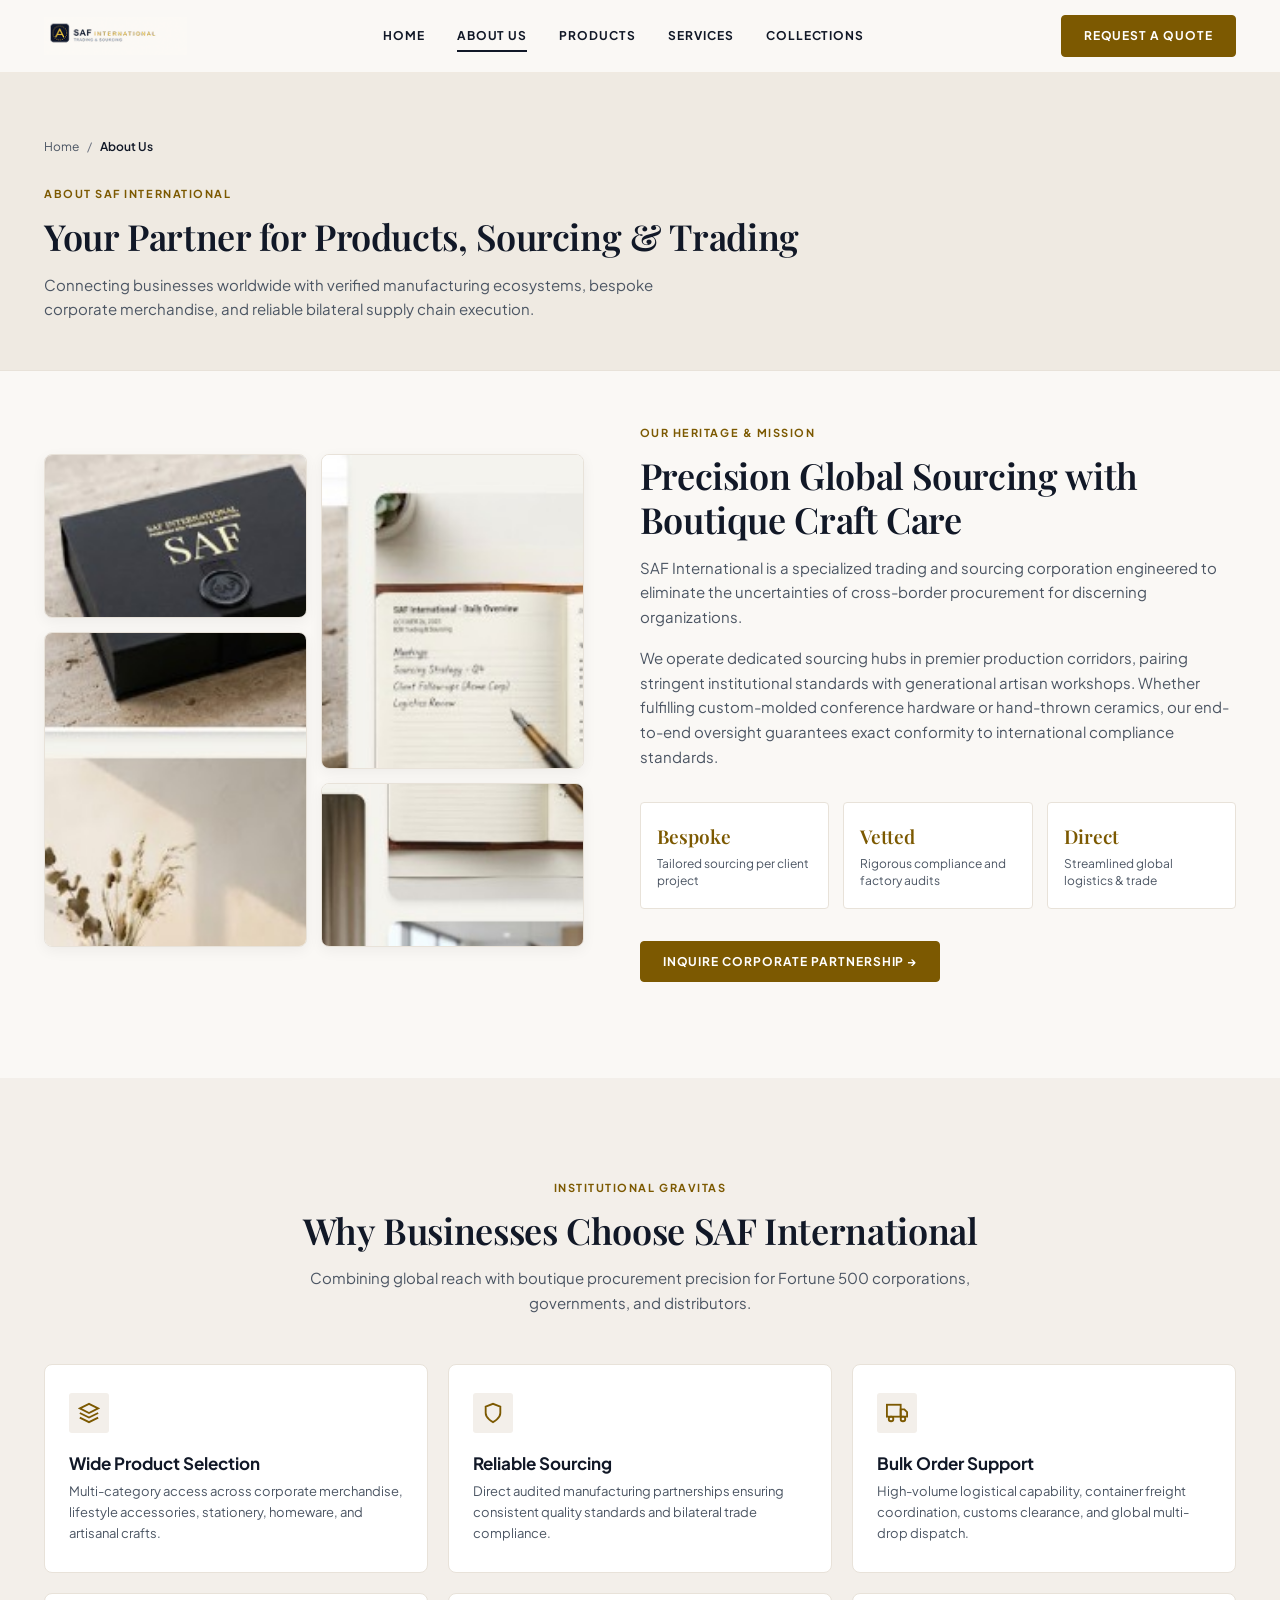
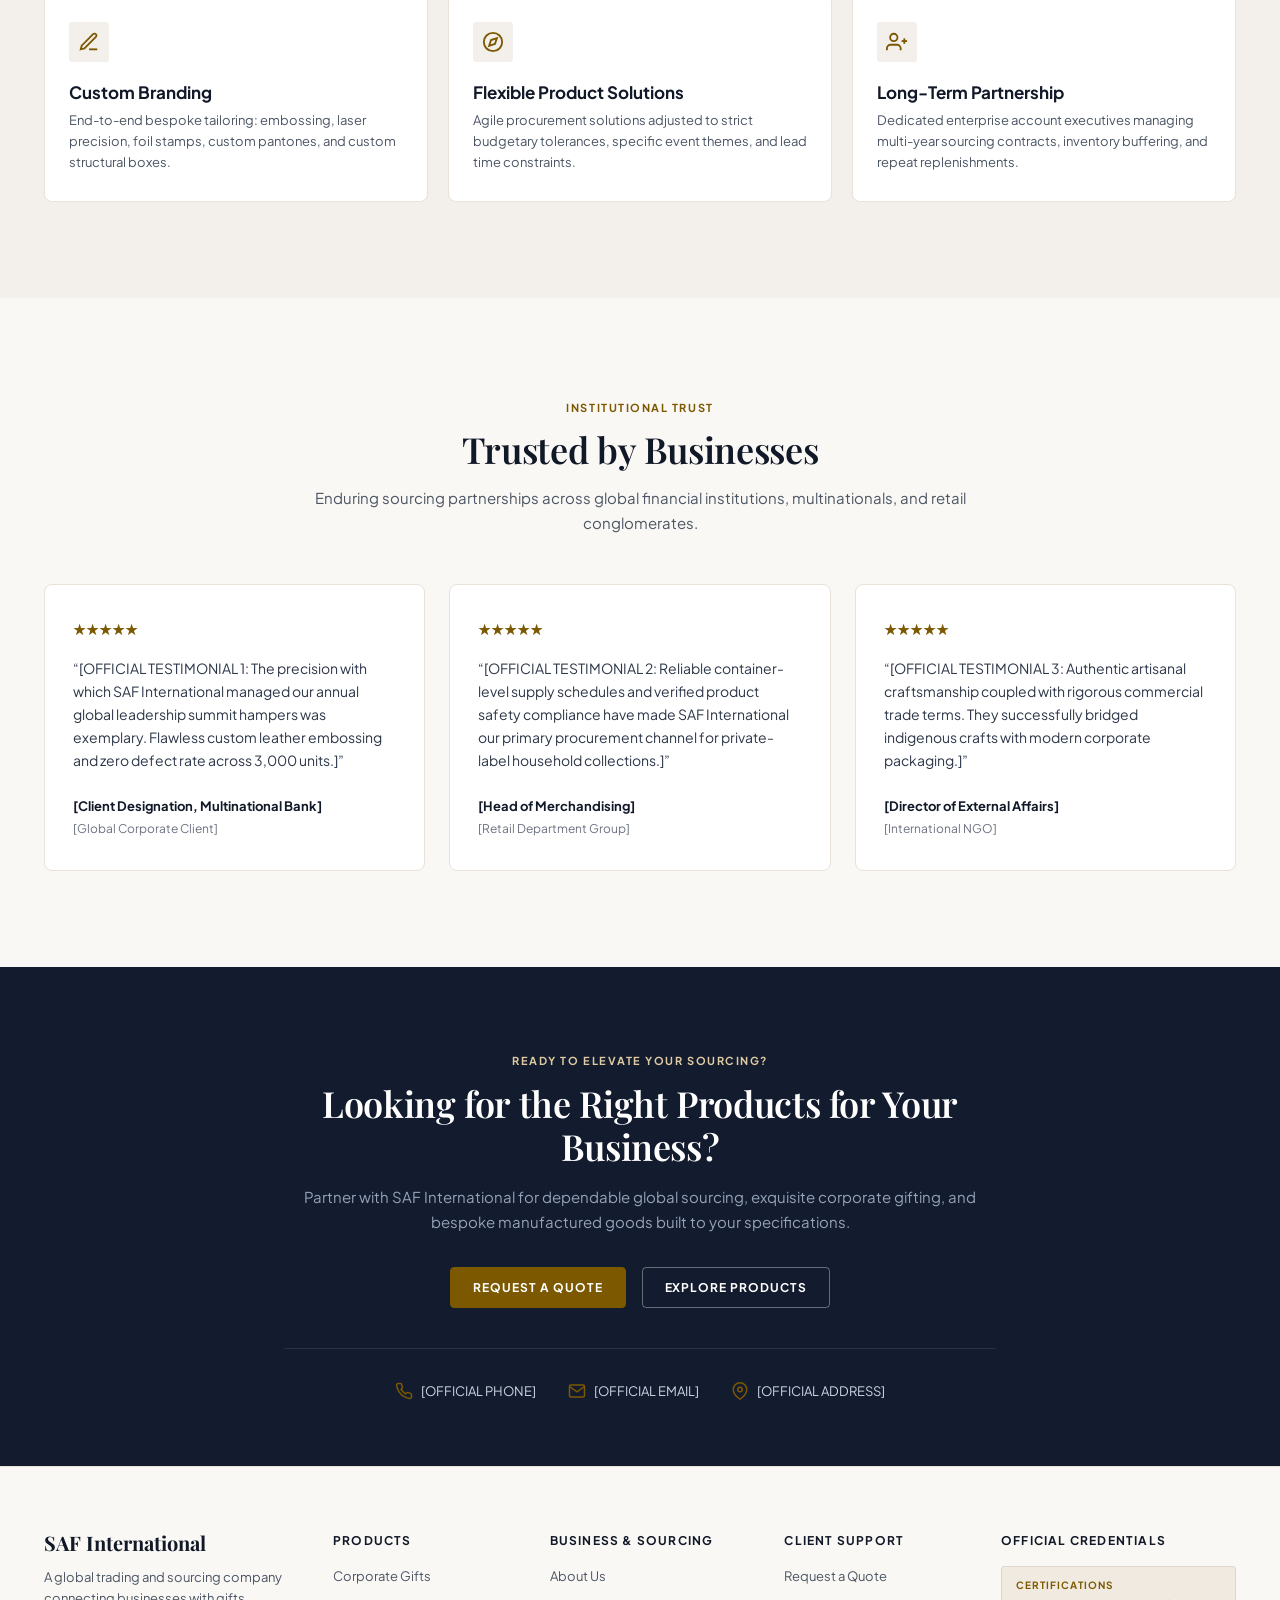
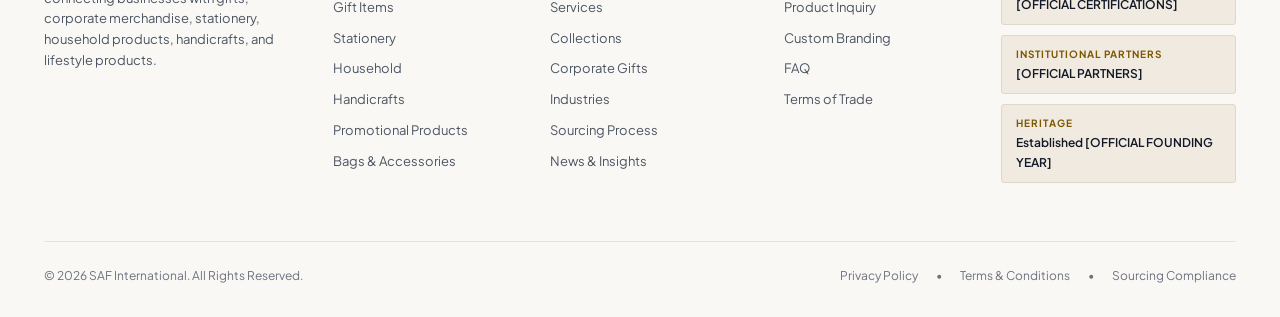
<file: about.html>
<!DOCTYPE html>
<html lang="en">
<head>
  <meta charset="UTF-8">
  <meta name="viewport" content="width=device-width, initial-scale=1.0">
  <title>About Us — SAF International Trading & Sourcing</title>
  <meta name="description" content="Learn about SAF International's heritage, global sourcing network, bilateral trade protocols, and rigorous SGS compliance standards.">
  
  <!-- Google Fonts: Playfair Display & Plus Jakarta Sans -->
  <link rel="preconnect" href="https://fonts.googleapis.com">
  <link rel="preconnect" href="https://fonts.gstatic.com" crossorigin>
  <link href="https://fonts.googleapis.com/css2?family=Playfair+Display:ital,wght@0,400;0,500;0,600;0,700;1,400;1,600&family=Plus+Jakarta+Sans:wght@300;400;500;600;700&display=swap" rel="stylesheet">
  
  <!-- Stylesheets -->
  <link rel="stylesheet" href="assets/css/variables.css">
  <link rel="stylesheet" href="assets/css/base.css">
  <link rel="stylesheet" href="assets/css/components.css">
  <link rel="stylesheet" href="assets/css/pages.css">
</head>
<body>

  <!-- Site Header -->
  <header class="site-header">
    <div class="container header-inner">
      <a href="index.html" class="brand-logo" aria-label="SAF International Homepage">
        <img src="assets/images/logo.png" alt="SAF International Trading & Sourcing" height="38">
      </a>

      <nav class="nav-menu" aria-label="Main Navigation">
        <a href="index.html" class="nav-link">Home</a>
        <a href="about.html" class="nav-link active">About Us</a>
        <a href="products.html" class="nav-link">Products</a>
        <a href="services.html" class="nav-link">Services</a>
        <a href="collections.html" class="nav-link">Collections</a>
      </nav>

      <div class="header-actions">
        <button class="btn btn-gold" onclick="Modal.openQuote()">Request a Quote</button>
        <button class="mobile-toggle" aria-label="Open Mobile Menu" onclick="document.getElementById('mobile-nav-drawer').classList.toggle('active')">
          &#9776;
        </button>
      </div>
    </div>
  </header>

  <!-- Mobile Drawer -->
  <div id="mobile-nav-drawer" style="display: none; position: fixed; top: 72px; left: 0; width: 100%; background: #FAF8F5; border-bottom: 1px solid var(--color-border); padding: 24px; z-index: 999; flex-direction: column; gap: 16px;">
    <a href="index.html" class="nav-link">Home</a>
    <a href="about.html" class="nav-link active">About Us</a>
    <a href="products.html" class="nav-link">Products</a>
    <a href="services.html" class="nav-link">Services</a>
    <a href="collections.html" class="nav-link">Collections</a>
    <button class="btn btn-gold" onclick="Modal.openQuote()" style="margin-top: 10px;">Request a Quote</button>
  </div>

  <main>
    <!-- Header Banner -->
    <section class="page-header-banner">
      <div class="container">
        <nav class="breadcrumbs">
          <a href="index.html">Home</a>
          <span>/</span>
          <span class="current">About Us</span>
        </nav>
        <div class="eyebrow">ABOUT SAF INTERNATIONAL</div>
        <h1 class="section-headline">Your Partner for Products, Sourcing &amp; Trading</h1>
        <p class="section-desc">
          Connecting businesses worldwide with verified manufacturing ecosystems, bespoke corporate merchandise, and reliable bilateral supply chain execution.
        </p>
      </div>
    </section>

    <!-- Deep-Dive Story & Mosaic -->
    <section class="section" style="padding-top: 0;">
      <div class="container">
        <div class="about-grid">
          <div class="about-mosaic-container">
            <div class="about-mosaic-col">
              <div class="about-mosaic-item" style="aspect-ratio: 16/10;">
                <img src="assets/images/about-mosaic-1-clean.jpg" alt="SAF International Luxury Box">
              </div>
              <div class="about-mosaic-item" style="aspect-ratio: 10/12;">
                <img src="assets/images/about-mosaic-3.jpg" alt="Artisanal ceramic vase and wooden bowl">
              </div>
            </div>
            <div class="about-mosaic-col">
              <div class="about-mosaic-item" style="aspect-ratio: 10/12;">
                <img src="assets/images/about-mosaic-2.jpg" alt="Stationery daily overview journal and gold pen">
              </div>
              <div class="about-mosaic-item" style="aspect-ratio: 16/10;">
                <img src="assets/images/about-mosaic-4.jpg" alt="Eco-friendly bamboo lifestyle lunchbox and flask">
              </div>
            </div>
          </div>

          <div>
            <div class="eyebrow">OUR HERITAGE &amp; MISSION</div>
            <h2 class="section-headline">Precision Global Sourcing with Boutique Craft Care</h2>
            <p class="section-desc" style="margin-bottom: 16px;">
              SAF International is a specialized trading and sourcing corporation engineered to eliminate the uncertainties of cross-border procurement for discerning organizations.
            </p>
            <p class="section-desc" style="margin-bottom: 24px;">
              We operate dedicated sourcing hubs in premier production corridors, pairing stringent institutional standards with generational artisan workshops. Whether fulfilling custom-molded conference hardware or hand-thrown ceramics, our end-to-end oversight guarantees exact conformity to international compliance standards.
            </p>

            <div class="about-feature-boxes">
              <div class="about-feature-box">
                <div class="about-feature-box-title">Bespoke</div>
                <div class="about-feature-box-desc">Tailored sourcing per client project</div>
              </div>
              <div class="about-feature-box">
                <div class="about-feature-box-title">Vetted</div>
                <div class="about-feature-box-desc">Rigorous compliance and factory audits</div>
              </div>
              <div class="about-feature-box">
                <div class="about-feature-box-title">Direct</div>
                <div class="about-feature-box-desc">Streamlined global logistics &amp; trade</div>
              </div>
            </div>

            <button class="btn btn-gold" onclick="Modal.openQuote()">
              Inquire Corporate Partnership &rarr;
            </button>
          </div>
        </div>
      </div>
    </section>

    <!-- Institutional Gravitas / Value Props -->
    <section class="section" style="background-color: var(--color-bg-sand);">
      <div class="container">
        <div style="text-align: center; max-width: 780px; margin: 0 auto 48px auto;">
          <div class="eyebrow" style="justify-content: center;">INSTITUTIONAL GRAVITAS</div>
          <h2 class="section-headline">Why Businesses Choose SAF International</h2>
          <p class="section-desc" style="margin: 0 auto;">
            Combining global reach with boutique procurement precision for Fortune 500 corporations, governments, and distributors.
          </p>
        </div>

        <div class="value-props-grid">
          <div class="value-prop-card">
            <div class="value-prop-icon">
              <svg width="22" height="22" viewBox="0 0 24 24" fill="none" stroke="currentColor" stroke-width="2">
                <polygon points="12 2 2 7 12 12 22 7 12 2"></polygon>
                <polyline points="2 17 12 22 22 17"></polyline>
                <polyline points="2 12 12 17 22 12"></polyline>
              </svg>
            </div>
            <h3 class="value-prop-title">Wide Product Selection</h3>
            <p class="value-prop-desc">Multi-category access across corporate merchandise, lifestyle accessories, stationery, homeware, and artisanal crafts.</p>
          </div>

          <div class="value-prop-card">
            <div class="value-prop-icon">
              <svg width="22" height="22" viewBox="0 0 24 24" fill="none" stroke="currentColor" stroke-width="2">
                <path d="M12 22s8-4 8-10V5l-8-3-8 3v7c0 6 8 10 8 10z"></path>
              </svg>
            </div>
            <h3 class="value-prop-title">Reliable Sourcing</h3>
            <p class="value-prop-desc">Direct audited manufacturing partnerships ensuring consistent quality standards and bilateral trade compliance.</p>
          </div>

          <div class="value-prop-card">
            <div class="value-prop-icon">
              <svg width="22" height="22" viewBox="0 0 24 24" fill="none" stroke="currentColor" stroke-width="2">
                <rect x="1" y="3" width="15" height="13"></rect>
                <polygon points="16 8 20 8 23 11 23 16 16 16 16 8"></polygon>
                <circle cx="5.5" cy="18.5" r="2.5"></circle>
                <circle cx="18.5" cy="18.5" r="2.5"></circle>
              </svg>
            </div>
            <h3 class="value-prop-title">Bulk Order Support</h3>
            <p class="value-prop-desc">High-volume logistical capability, container freight coordination, customs clearance, and global multi-drop dispatch.</p>
          </div>

          <div class="value-prop-card">
            <div class="value-prop-icon">
              <svg width="22" height="22" viewBox="0 0 24 24" fill="none" stroke="currentColor" stroke-width="2">
                <path d="M12 20h9"></path>
                <path d="M16.5 3.5a2.121 2.121 0 0 1 3 3L7 19l-4 1 1-4L16.5 3.5z"></path>
              </svg>
            </div>
            <h3 class="value-prop-title">Custom Branding</h3>
            <p class="value-prop-desc">End-to-end bespoke tailoring: embossing, laser precision, foil stamps, custom pantones, and custom structural boxes.</p>
          </div>

          <div class="value-prop-card">
            <div class="value-prop-icon">
              <svg width="22" height="22" viewBox="0 0 24 24" fill="none" stroke="currentColor" stroke-width="2">
                <circle cx="12" cy="12" r="10"></circle>
                <polygon points="16.24 7.76 14.12 14.12 7.76 16.24 9.88 9.88 16.24 7.76"></polygon>
              </svg>
            </div>
            <h3 class="value-prop-title">Flexible Product Solutions</h3>
            <p class="value-prop-desc">Agile procurement solutions adjusted to strict budgetary tolerances, specific event themes, and lead time constraints.</p>
          </div>

          <div class="value-prop-card">
            <div class="value-prop-icon">
              <svg width="22" height="22" viewBox="0 0 24 24" fill="none" stroke="currentColor" stroke-width="2">
                <path d="M16 21v-2a4 4 0 0 0-4-4H5a4 4 0 0 0-4 4v2"></path>
                <circle cx="8.5" cy="7" r="4"></circle>
                <line x1="20" y1="8" x2="20" y2="14"></line>
                <line x1="23" y1="11" x2="17" y2="11"></line>
              </svg>
            </div>
            <h3 class="value-prop-title">Long-Term Partnership</h3>
            <p class="value-prop-desc">Dedicated enterprise account executives managing multi-year sourcing contracts, inventory buffering, and repeat replenishments.</p>
          </div>
        </div>
      </div>
    </section>

    <!-- Official Testimonials Section -->
    <section class="section">
      <div class="container">
        <div style="text-align: center; max-width: 780px; margin: 0 auto 48px auto;">
          <div class="eyebrow" style="justify-content: center;">INSTITUTIONAL TRUST</div>
          <h2 class="section-headline">Trusted by Businesses</h2>
          <p class="section-desc" style="margin: 0 auto;">
            Enduring sourcing partnerships across global financial institutions, multinationals, and retail conglomerates.
          </p>
        </div>

        <div class="testimonial-grid">
          <div class="testimonial-card">
            <div class="testimonial-stars">&#9733;&#9733;&#9733;&#9733;&#9733;</div>
            <p class="testimonial-quote">
              &ldquo;[OFFICIAL TESTIMONIAL 1: The precision with which SAF International managed our annual global leadership summit hampers was exemplary. Flawless custom leather embossing and zero defect rate across 3,000 units.]&rdquo;
            </p>
            <div class="testimonial-author">[Client Designation, Multinational Bank]</div>
            <div class="testimonial-org">[Global Corporate Client]</div>
          </div>

          <div class="testimonial-card">
            <div class="testimonial-stars">&#9733;&#9733;&#9733;&#9733;&#9733;</div>
            <p class="testimonial-quote">
              &ldquo;[OFFICIAL TESTIMONIAL 2: Reliable container-level supply schedules and verified product safety compliance have made SAF International our primary procurement channel for private-label household collections.]&rdquo;
            </p>
            <div class="testimonial-author">[Head of Merchandising]</div>
            <div class="testimonial-org">[Retail Department Group]</div>
          </div>

          <div class="testimonial-card">
            <div class="testimonial-stars">&#9733;&#9733;&#9733;&#9733;&#9733;</div>
            <p class="testimonial-quote">
              &ldquo;[OFFICIAL TESTIMONIAL 3: Authentic artisanal craftsmanship coupled with rigorous commercial trade terms. They successfully bridged indigenous crafts with modern corporate packaging.]&rdquo;
            </p>
            <div class="testimonial-author">[Director of External Affairs]</div>
            <div class="testimonial-org">[International NGO]</div>
          </div>
        </div>
      </div>
    </section>

    <!-- Dark CTA Banner -->
    <section class="cta-banner-section">
      <div class="container cta-banner-content">
        <div class="eyebrow eyebrow-light" style="justify-content: center;">READY TO ELEVATE YOUR SOURCING?</div>
        <h2 class="section-headline text-white" style="margin-bottom: 16px;">
          Looking for the Right Products for Your Business?
        </h2>
        <p class="section-desc" style="margin: 0 auto; color: #94A3B8;">
          Partner with SAF International for dependable global sourcing, exquisite corporate gifting, and bespoke manufactured goods built to your specifications.
        </p>

        <div class="cta-banner-buttons">
          <button class="btn btn-gold" onclick="Modal.openQuote()">Request a Quote</button>
          <a href="products.html" class="btn btn-outline-white">Explore Products</a>
        </div>

        <div class="cta-contact-info-row">
          <div class="cta-contact-item">
            <svg width="18" height="18" viewBox="0 0 24 24" fill="none" stroke="currentColor" stroke-width="2">
              <path d="M22 16.92v3a2 2 0 0 1-2.18 2 19.79 19.79 0 0 1-8.63-3.07 19.5 19.5 0 0 1-6-6 19.79 19.79 0 0 1-3.07-8.67A2 2 0 0 1 4.11 2h3a2 2 0 0 1 2 1.72 12.84 12.84 0 0 0 .7 2.81 2 2 0 0 1-.45 2.11L8.09 9.91a16 16 0 0 0 6 6l1.27-1.27a2 2 0 0 1 2.11-.45 12.84 12.84 0 0 0 2.81.7A2 2 0 0 1 22 16.92z"></path>
            </svg>
            <span>[OFFICIAL PHONE]</span>
          </div>
          <div class="cta-contact-item">
            <svg width="18" height="18" viewBox="0 0 24 24" fill="none" stroke="currentColor" stroke-width="2">
              <path d="M4 4h16c1.1 0 2 .9 2 2v12c0 1.1-.9 2-2 2H4c-1.1 0-2-.9-2-2V6c0-1.1.9-2 2-2z"></path>
              <polyline points="22,6 12,13 2,6"></polyline>
            </svg>
            <span>[OFFICIAL EMAIL]</span>
          </div>
          <div class="cta-contact-item">
            <svg width="18" height="18" viewBox="0 0 24 24" fill="none" stroke="currentColor" stroke-width="2">
              <path d="M21 10c0 7-9 13-9 13s-9-6-9-13a9 9 0 0 1 18 0z"></path>
              <circle cx="12" cy="10" r="3"></circle>
            </svg>
            <span>[OFFICIAL ADDRESS]</span>
          </div>
        </div>
      </div>
    </section>
  </main>

  <!-- Site Footer -->
  <footer class="site-footer">
    <div class="container">
      <div class="footer-top-grid">
        <div>
          <h4 class="font-serif" style="font-size: 1.25rem; font-weight: 700; color: var(--color-text-title); margin-bottom: 12px;">
            SAF International
          </h4>
          <p style="line-height: 1.6; color: var(--color-text-body); max-width: 260px;">
            A global trading and sourcing company connecting businesses with gifts, corporate merchandise, stationery, household products, handicrafts, and lifestyle products.
          </p>
        </div>

        <div>
          <div class="footer-col-title">PRODUCTS</div>
          <ul class="footer-links-list">
            <li><a href="products.html?category=corporate-gifts">Corporate Gifts</a></li>
            <li><a href="products.html?category=gift-items">Gift Items</a></li>
            <li><a href="products.html?category=stationery">Stationery</a></li>
            <li><a href="products.html?category=household">Household</a></li>
            <li><a href="products.html?category=handicrafts">Handicrafts</a></li>
            <li><a href="products.html?category=promotional-products">Promotional Products</a></li>
            <li><a href="products.html?category=bags-accessories">Bags &amp; Accessories</a></li>
          </ul>
        </div>

        <div>
          <div class="footer-col-title">BUSINESS &amp; SOURCING</div>
          <ul class="footer-links-list">
            <li><a href="about.html">About Us</a></li>
            <li><a href="services.html">Services</a></li>
            <li><a href="collections.html">Collections</a></li>
            <li><a href="products.html?category=corporate-gifts">Corporate Gifts</a></li>
            <li><a href="services.html#industries">Industries</a></li>
            <li><a href="services.html#process">Sourcing Process</a></li>
            <li><a href="about.html#news">News &amp; Insights</a></li>
          </ul>
        </div>

        <div>
          <div class="footer-col-title">CLIENT SUPPORT</div>
          <ul class="footer-links-list">
            <li><a href="quote.html">Request a Quote</a></li>
            <li><a href="quote.html#inquiry">Product Inquiry</a></li>
            <li><a href="services.html#branding">Custom Branding</a></li>
            <li><a href="about.html#faq">FAQ</a></li>
            <li><a href="services.html#terms">Terms of Trade</a></li>
          </ul>
        </div>

        <div>
          <div class="footer-col-title">OFFICIAL CREDENTIALS</div>
          <div class="footer-credential-box">
            <div class="footer-credential-label">CERTIFICATIONS</div>
            <div class="footer-credential-val">[OFFICIAL CERTIFICATIONS]</div>
          </div>
          <div class="footer-credential-box">
            <div class="footer-credential-label">INSTITUTIONAL PARTNERS</div>
            <div class="footer-credential-val">[OFFICIAL PARTNERS]</div>
          </div>
          <div class="footer-credential-box">
            <div class="footer-credential-label">HERITAGE</div>
            <div class="footer-credential-val">Established [OFFICIAL FOUNDING YEAR]</div>
          </div>
        </div>
      </div>

      <div class="footer-bottom-bar">
        <div>&copy; 2026 SAF International. All Rights Reserved.</div>
        <div class="footer-bottom-links">
          <a href="#">Privacy Policy</a>
          <span>&bull;</span>
          <a href="#">Terms &amp; Conditions</a>
          <span>&bull;</span>
          <a href="#">Sourcing Compliance</a>
        </div>
      </div>
    </div>
  </footer>

  <!-- Quote Modal -->
  <div id="quote-modal-overlay" class="modal-overlay">
    <div class="modal-container">
      <div class="modal-header">
        <h3 class="modal-title">Request Formal Quotation</h3>
        <button class="modal-close-btn" onclick="Modal.closeQuote()" aria-label="Close dialog">&times;</button>
      </div>
      <div class="modal-body">
        <form id="quote-modal-form" onsubmit="Modal.handleQuoteSubmit(event)">
          <div class="form-row">
            <div class="form-group">
              <label class="form-label" for="quote-name">Your Full Name *</label>
              <input type="text" id="quote-name" name="name" class="form-input" required placeholder="e.g. Eleanor Vance">
            </div>
            <div class="form-group">
              <label class="form-label" for="quote-company">Company / Organization *</label>
              <input type="text" id="quote-company" name="company" class="form-input" required placeholder="e.g. Apex Global Group">
            </div>
          </div>
          <div class="form-row">
            <div class="form-group">
              <label class="form-label" for="quote-email">Work Email *</label>
              <input type="email" id="quote-email" name="email" class="form-input" required placeholder="procurement@company.com">
            </div>
            <div class="form-group">
              <label class="form-label" for="quote-phone">Direct Phone / WhatsApp</label>
              <input type="tel" id="quote-phone" name="phone" class="form-input" placeholder="+1 (555) 019-2834">
            </div>
          </div>
          <div class="form-row">
            <div class="form-group">
              <label class="form-label" for="quote-category-input">Product Category</label>
              <input type="text" id="quote-category-input" name="category" class="form-input">
            </div>
            <div class="form-group">
              <label class="form-label" for="quote-product-input">Product / SKU</label>
              <input type="text" id="quote-product-input" name="product" class="form-input">
            </div>
          </div>
          <div class="form-row">
            <div class="form-group">
              <label class="form-label" for="quote-quantity">Estimated Quantity (Units) *</label>
              <select id="quote-quantity" name="quantity" class="form-select" required>
                <option value="100-250">100 – 250 Units</option>
                <option value="250-500">250 – 500 Units</option>
                <option value="500-1000">500 – 1,000 Units</option>
                <option value="1000-5000">1,000 – 5,000 Units</option>
                <option value="5000+">5,000+ Units (Container Load)</option>
              </select>
            </div>
            <div class="form-group">
              <label class="form-label" for="quote-delivery">Target Delivery Timeline</label>
              <select id="quote-delivery" name="delivery" class="form-select">
                <option value="standard">Standard Production (10–14 Days)</option>
                <option value="urgent">Express Expedited (7 Days)</option>
                <option value="planned">Future Fiscal Year / Event Date</option>
              </select>
            </div>
          </div>
          <div class="form-group">
            <label class="form-label" for="quote-notes">Customization &amp; Specification Notes</label>
            <textarea id="quote-notes" name="notes" rows="3" class="form-textarea" placeholder="Detail any specific branding techniques, packaging requirements, or delivery locations..."></textarea>
          </div>
          <div style="display: flex; justify-content: flex-end; gap: 12px; margin-top: 24px;">
            <button type="button" class="btn btn-outline-gold" onclick="Modal.closeQuote()">Cancel</button>
            <button type="submit" class="btn btn-gold">Submit RFQ to Trade Desk &rarr;</button>
          </div>
        </form>
      </div>
    </div>
  </div>

  <script src="assets/js/data.js"></script>
  <script src="assets/js/modal.js"></script>
  <script src="assets/js/app.js"></script>
</body>
</html>
</file>
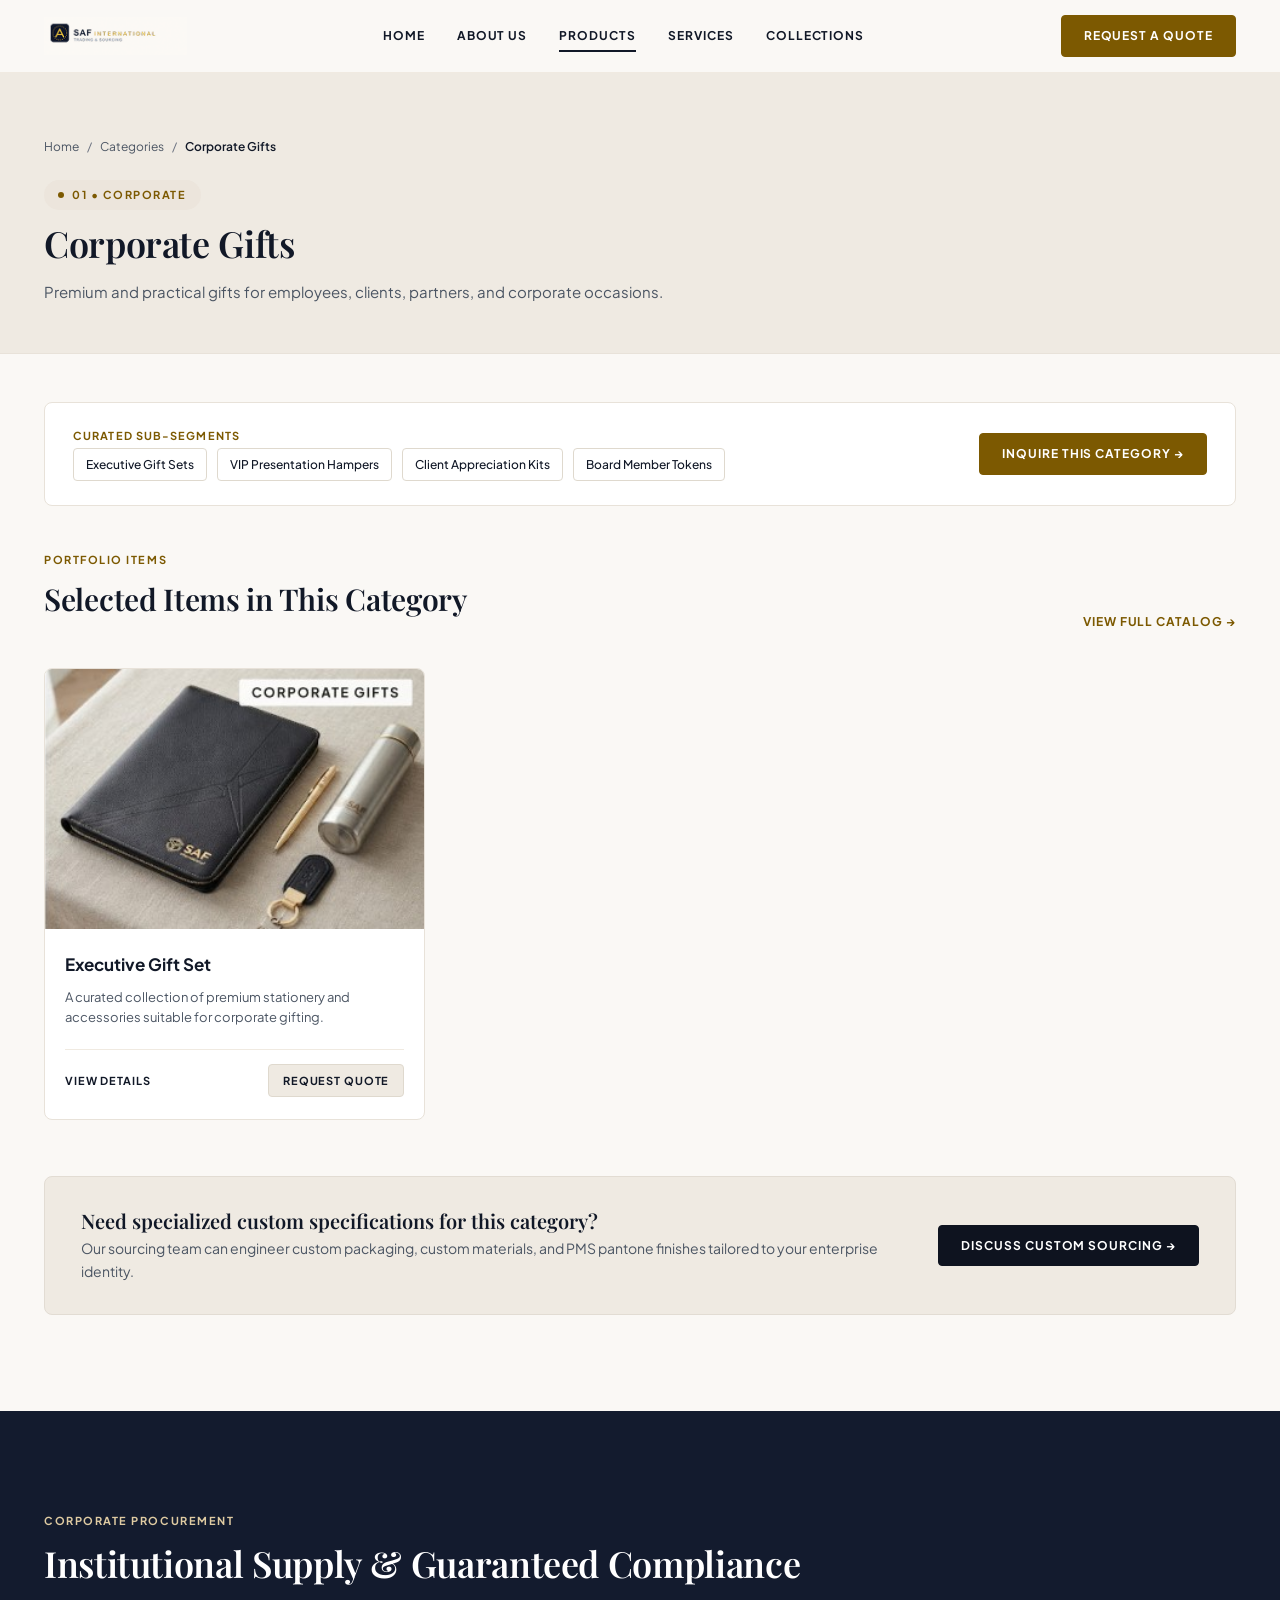
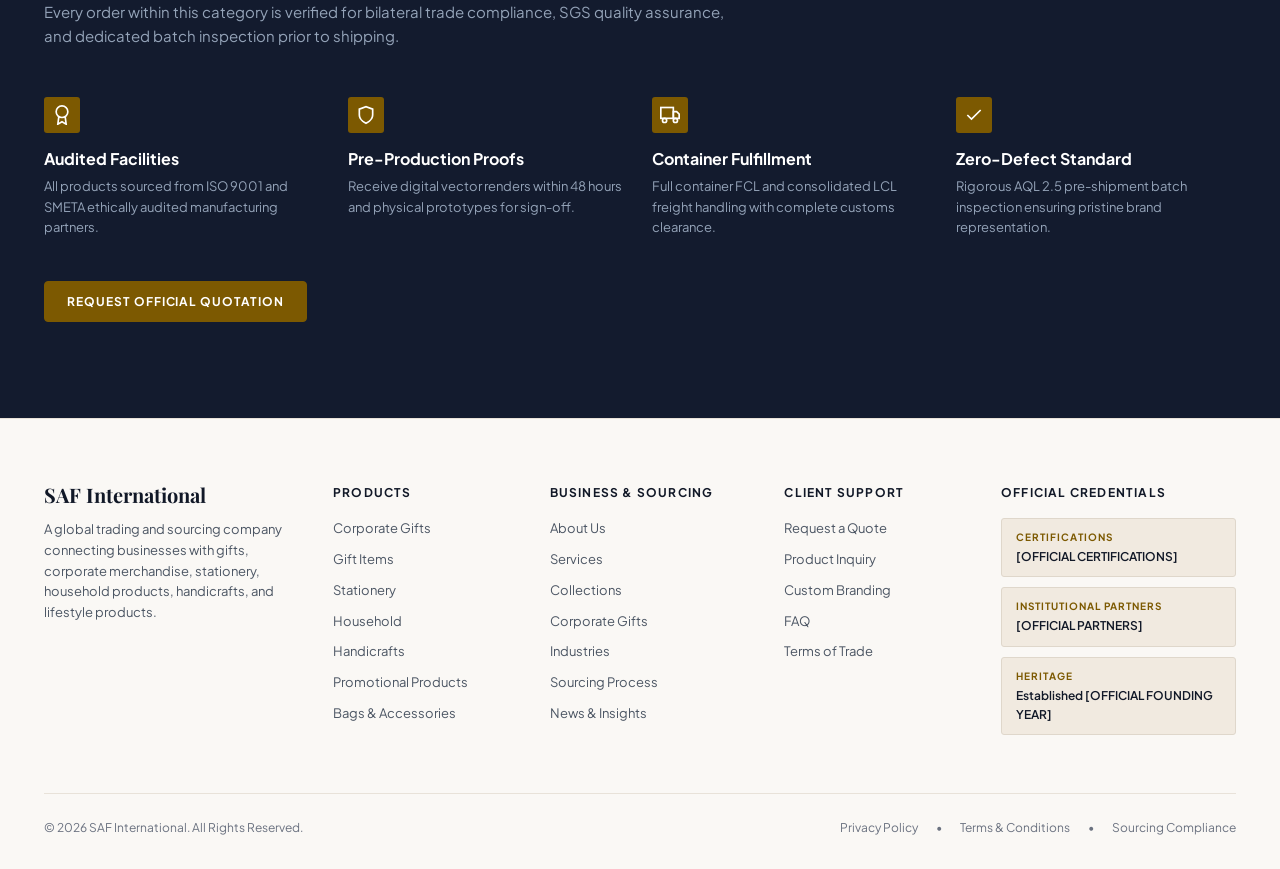
<file: category-details.html>
<!DOCTYPE html>
<html lang="en">
<head>
  <meta charset="UTF-8">
  <meta name="viewport" content="width=device-width, initial-scale=1.0">
  <title>Category Details — SAF International Trading & Sourcing</title>
  <meta name="description" content="Explore category specifications, curated products, bulk pricing tiers, and custom branding applications at SAF International.">
  
  <!-- Google Fonts: Playfair Display & Plus Jakarta Sans -->
  <link rel="preconnect" href="https://fonts.googleapis.com">
  <link rel="preconnect" href="https://fonts.gstatic.com" crossorigin>
  <link href="https://fonts.googleapis.com/css2?family=Playfair+Display:ital,wght@0,400;0,500;0,600;0,700;1,400;1,600&family=Plus+Jakarta+Sans:wght@300;400;500;600;700&display=swap" rel="stylesheet">
  
  <!-- Stylesheets -->
  <link rel="stylesheet" href="assets/css/variables.css">
  <link rel="stylesheet" href="assets/css/base.css">
  <link rel="stylesheet" href="assets/css/components.css">
  <link rel="stylesheet" href="assets/css/pages.css">
</head>
<body id="category-detail-view">

  <!-- Site Header -->
  <header class="site-header">
    <div class="container header-inner">
      <a href="index.html" class="brand-logo" aria-label="SAF International Homepage">
        <img src="assets/images/logo.png" alt="SAF International Trading & Sourcing" height="38">
      </a>

      <nav class="nav-menu" aria-label="Main Navigation">
        <a href="index.html" class="nav-link">Home</a>
        <a href="about.html" class="nav-link">About Us</a>
        <a href="products.html" class="nav-link active">Products</a>
        <a href="services.html" class="nav-link">Services</a>
        <a href="collections.html" class="nav-link">Collections</a>
      </nav>

      <div class="header-actions">
        <button class="btn btn-gold" onclick="Modal.openQuote()">Request a Quote</button>
        <button class="mobile-toggle" aria-label="Open Mobile Menu" onclick="document.getElementById('mobile-nav-drawer').classList.toggle('active')">
          &#9776;
        </button>
      </div>
    </div>
  </header>

  <!-- Mobile Drawer -->
  <div id="mobile-nav-drawer" style="display: none; position: fixed; top: 72px; left: 0; width: 100%; background: #FAF8F5; border-bottom: 1px solid var(--color-border); padding: 24px; z-index: 999; flex-direction: column; gap: 16px;">
    <a href="index.html" class="nav-link">Home</a>
    <a href="about.html" class="nav-link">About Us</a>
    <a href="products.html" class="nav-link active">Products</a>
    <a href="services.html" class="nav-link">Services</a>
    <a href="collections.html" class="nav-link">Collections</a>
    <button class="btn btn-gold" onclick="Modal.openQuote()" style="margin-top: 10px;">Request a Quote</button>
  </div>

  <main>
    <!-- Category Header Banner -->
    <section class="page-header-banner">
      <div class="container">
        <nav class="breadcrumbs">
          <a href="index.html">Home</a>
          <span>/</span>
          <a href="products.html">Categories</a>
          <span>/</span>
          <span class="current" id="crumb-category-title">Corporate Gifts</span>
        </nav>
        <div class="eyebrow eyebrow-pill" id="cat-detail-badge">01 &bull; CORPORATE</div>
        <h1 class="section-headline" id="cat-detail-title">Corporate Gifts</h1>
        <p class="section-desc" id="cat-detail-desc">
          Premium and practical gifts for employees, clients, partners, and corporate occasions.
        </p>
      </div>
    </section>

    <!-- Category Showcase & Products -->
    <section class="section" style="padding-top: 0;">
      <div class="container">
        
        <!-- Category Sub-classifications -->
        <div style="background: #FFFFFF; border: 1px solid var(--color-border); border-radius: var(--radius-md); padding: 24px 28px; margin-bottom: 40px; display: flex; align-items: center; justify-content: space-between; flex-wrap: wrap; gap: 16px;">
          <div>
            <div style="font-size: 0.6875rem; font-weight: 700; letter-spacing: 0.1em; text-transform: uppercase; color: var(--color-primary-gold); margin-bottom: 4px;">
              CURATED SUB-SEGMENTS
            </div>
            <div id="cat-subcategories-list" style="display: flex; gap: 10px; flex-wrap: wrap;">
              <!-- Populated by JS -->
            </div>
          </div>
          <div>
            <button class="btn btn-gold" id="cat-inquire-btn" onclick="Modal.openQuote()">
              Inquire This Category &rarr;
            </button>
          </div>
        </div>

        <!-- Products in Category -->
        <div class="section-header-flex">
          <div>
            <div class="eyebrow">PORTFOLIO ITEMS</div>
            <h2 class="section-headline" style="font-size: 1.875rem;">Selected Items in This Category</h2>
          </div>
          <div>
            <a href="products.html" class="btn-text-gold">VIEW FULL CATALOG &rarr;</a>
          </div>
        </div>

        <div class="product-grid" id="cat-products-grid">
          <!-- Populated by JS -->
        </div>

        <!-- Custom Sourcing Callout Box -->
        <div class="callout-box" style="margin-top: 56px;">
          <div>
            <h3 class="callout-title">Need specialized custom specifications for this category?</h3>
            <p class="callout-desc">Our sourcing team can engineer custom packaging, custom materials, and PMS pantone finishes tailored to your enterprise identity.</p>
          </div>
          <div>
            <button class="btn btn-dark" onclick="Modal.openQuote('Category Custom Manufacturing', 'Category Custom')">
              Discuss Custom Sourcing &rarr;
            </button>
          </div>
        </div>

      </div>
    </section>

    <!-- Dark Corporate Gifting Banner -->
    <section class="section dark-section">
      <div class="container">
        <div class="eyebrow">CORPORATE PROCUREMENT</div>
        <h2 class="section-headline">Institutional Supply &amp; Guaranteed Compliance</h2>
        <p class="section-desc">
          Every order within this category is verified for bilateral trade compliance, SGS quality assurance, and dedicated batch inspection prior to shipping.
        </p>

        <div class="dark-feature-grid">
          <div class="dark-feature-card">
            <div class="dark-feature-icon">
              <svg width="20" height="20" viewBox="0 0 24 24" fill="none" stroke="currentColor" stroke-width="2">
                <circle cx="12" cy="8" r="7"></circle>
                <polyline points="8.21 13.89 7 23 12 20 17 23 15.79 13.88"></polyline>
              </svg>
            </div>
            <h3 class="dark-feature-title">Audited Facilities</h3>
            <p class="dark-feature-desc">All products sourced from ISO 9001 and SMETA ethically audited manufacturing partners.</p>
          </div>

          <div class="dark-feature-card">
            <div class="dark-feature-icon">
              <svg width="20" height="20" viewBox="0 0 24 24" fill="none" stroke="currentColor" stroke-width="2">
                <path d="M12 22s8-4 8-10V5l-8-3-8 3v7c0 6 8 10 8 10z"></path>
              </svg>
            </div>
            <h3 class="dark-feature-title">Pre-Production Proofs</h3>
            <p class="dark-feature-desc">Receive digital vector renders within 48 hours and physical prototypes for sign-off.</p>
          </div>

          <div class="dark-feature-card">
            <div class="dark-feature-icon">
              <svg width="20" height="20" viewBox="0 0 24 24" fill="none" stroke="currentColor" stroke-width="2">
                <rect x="1" y="3" width="15" height="13"></rect>
                <polygon points="16 8 20 8 23 11 23 16 16 16 16 8"></polygon>
                <circle cx="5.5" cy="18.5" r="2.5"></circle>
                <circle cx="18.5" cy="18.5" r="2.5"></circle>
              </svg>
            </div>
            <h3 class="dark-feature-title">Container Fulfillment</h3>
            <p class="dark-feature-desc">Full container FCL and consolidated LCL freight handling with complete customs clearance.</p>
          </div>

          <div class="dark-feature-card">
            <div class="dark-feature-icon">
              <svg width="20" height="20" viewBox="0 0 24 24" fill="none" stroke="currentColor" stroke-width="2">
                <polyline points="20 6 9 17 4 12"></polyline>
              </svg>
            </div>
            <h3 class="dark-feature-title">Zero-Defect Standard</h3>
            <p class="dark-feature-desc">Rigorous AQL 2.5 pre-shipment batch inspection ensuring pristine brand representation.</p>
          </div>
        </div>

        <div class="dark-section-actions">
          <button class="btn btn-gold" onclick="Modal.openQuote()">
            Request Official Quotation
          </button>
        </div>
      </div>
    </section>

  </main>

  <!-- Site Footer -->
  <footer class="site-footer">
    <div class="container">
      <div class="footer-top-grid">
        <div>
          <h4 class="font-serif" style="font-size: 1.25rem; font-weight: 700; color: var(--color-text-title); margin-bottom: 12px;">
            SAF International
          </h4>
          <p style="line-height: 1.6; color: var(--color-text-body); max-width: 260px;">
            A global trading and sourcing company connecting businesses with gifts, corporate merchandise, stationery, household products, handicrafts, and lifestyle products.
          </p>
        </div>

        <div>
          <div class="footer-col-title">PRODUCTS</div>
          <ul class="footer-links-list">
            <li><a href="category-details.html?id=corporate-gifts">Corporate Gifts</a></li>
            <li><a href="category-details.html?id=gift-items">Gift Items</a></li>
            <li><a href="category-details.html?id=stationery">Stationery</a></li>
            <li><a href="category-details.html?id=household">Household</a></li>
            <li><a href="category-details.html?id=handicrafts">Handicrafts</a></li>
            <li><a href="category-details.html?id=promotional-products">Promotional Products</a></li>
            <li><a href="category-details.html?id=bags-accessories">Bags &amp; Accessories</a></li>
          </ul>
        </div>

        <div>
          <div class="footer-col-title">BUSINESS &amp; SOURCING</div>
          <ul class="footer-links-list">
            <li><a href="about.html">About Us</a></li>
            <li><a href="services.html">Services</a></li>
            <li><a href="collections.html">Collections</a></li>
            <li><a href="products.html?category=corporate-gifts">Corporate Gifts</a></li>
            <li><a href="services.html#industries">Industries</a></li>
            <li><a href="services.html#process">Sourcing Process</a></li>
            <li><a href="about.html#news">News &amp; Insights</a></li>
          </ul>
        </div>

        <div>
          <div class="footer-col-title">CLIENT SUPPORT</div>
          <ul class="footer-links-list">
            <li><a href="quote.html">Request a Quote</a></li>
            <li><a href="quote.html#inquiry">Product Inquiry</a></li>
            <li><a href="services.html#branding">Custom Branding</a></li>
            <li><a href="about.html#faq">FAQ</a></li>
            <li><a href="services.html#terms">Terms of Trade</a></li>
          </ul>
        </div>

        <div>
          <div class="footer-col-title">OFFICIAL CREDENTIALS</div>
          <div class="footer-credential-box">
            <div class="footer-credential-label">CERTIFICATIONS</div>
            <div class="footer-credential-val">[OFFICIAL CERTIFICATIONS]</div>
          </div>
          <div class="footer-credential-box">
            <div class="footer-credential-label">INSTITUTIONAL PARTNERS</div>
            <div class="footer-credential-val">[OFFICIAL PARTNERS]</div>
          </div>
          <div class="footer-credential-box">
            <div class="footer-credential-label">HERITAGE</div>
            <div class="footer-credential-val">Established [OFFICIAL FOUNDING YEAR]</div>
          </div>
        </div>
      </div>

      <div class="footer-bottom-bar">
        <div>&copy; 2026 SAF International. All Rights Reserved.</div>
        <div class="footer-bottom-links">
          <a href="#">Privacy Policy</a>
          <span>&bull;</span>
          <a href="#">Terms &amp; Conditions</a>
          <span>&bull;</span>
          <a href="#">Sourcing Compliance</a>
        </div>
      </div>
    </div>
  </footer>

  <!-- Quote Modal -->
  <div id="quote-modal-overlay" class="modal-overlay">
    <div class="modal-container">
      <div class="modal-header">
        <h3 class="modal-title">Request Formal Quotation</h3>
        <button class="modal-close-btn" onclick="Modal.closeQuote()" aria-label="Close dialog">&times;</button>
      </div>
      <div class="modal-body">
        <form id="quote-modal-form" onsubmit="Modal.handleQuoteSubmit(event)">
          <div class="form-row">
            <div class="form-group">
              <label class="form-label" for="quote-name">Your Full Name *</label>
              <input type="text" id="quote-name" name="name" class="form-input" required placeholder="e.g. Eleanor Vance">
            </div>
            <div class="form-group">
              <label class="form-label" for="quote-company">Company / Organization *</label>
              <input type="text" id="quote-company" name="company" class="form-input" required placeholder="e.g. Apex Global Group">
            </div>
          </div>
          <div class="form-row">
            <div class="form-group">
              <label class="form-label" for="quote-email">Work Email *</label>
              <input type="email" id="quote-email" name="email" class="form-input" required placeholder="procurement@company.com">
            </div>
            <div class="form-group">
              <label class="form-label" for="quote-phone">Direct Phone / WhatsApp</label>
              <input type="tel" id="quote-phone" name="phone" class="form-input" placeholder="+1 (555) 019-2834">
            </div>
          </div>
          <div class="form-row">
            <div class="form-group">
              <label class="form-label" for="quote-category-input">Product Category</label>
              <input type="text" id="quote-category-input" name="category" class="form-input">
            </div>
            <div class="form-group">
              <label class="form-label" for="quote-product-input">Product / SKU</label>
              <input type="text" id="quote-product-input" name="product" class="form-input">
            </div>
          </div>
          <div class="form-row">
            <div class="form-group">
              <label class="form-label" for="quote-quantity">Estimated Quantity (Units) *</label>
              <select id="quote-quantity" name="quantity" class="form-select" required>
                <option value="100-250">100 – 250 Units</option>
                <option value="250-500">250 – 500 Units</option>
                <option value="500-1000">500 – 1,000 Units</option>
                <option value="1000-5000">1,000 – 5,000 Units</option>
                <option value="5000+">5,000+ Units (Container Load)</option>
              </select>
            </div>
            <div class="form-group">
              <label class="form-label" for="quote-delivery">Target Delivery Timeline</label>
              <select id="quote-delivery" name="delivery" class="form-select">
                <option value="standard">Standard Production (10–14 Days)</option>
                <option value="urgent">Express Expedited (7 Days)</option>
                <option value="planned">Future Fiscal Year / Event Date</option>
              </select>
            </div>
          </div>
          <div class="form-group">
            <label class="form-label" for="quote-notes">Customization &amp; Specification Notes</label>
            <textarea id="quote-notes" name="notes" rows="3" class="form-textarea" placeholder="Detail any specific branding techniques, packaging requirements, or delivery locations..."></textarea>
          </div>
          <div style="display: flex; justify-content: flex-end; gap: 12px; margin-top: 24px;">
            <button type="button" class="btn btn-outline-gold" onclick="Modal.closeQuote()">Cancel</button>
            <button type="submit" class="btn btn-gold">Submit RFQ to Trade Desk &rarr;</button>
          </div>
        </form>
      </div>
    </div>
  </div>

  <script src="assets/js/data.js"></script>
  <script src="assets/js/modal.js"></script>
  <script src="assets/js/app.js"></script>
</body>
</html>
</file>
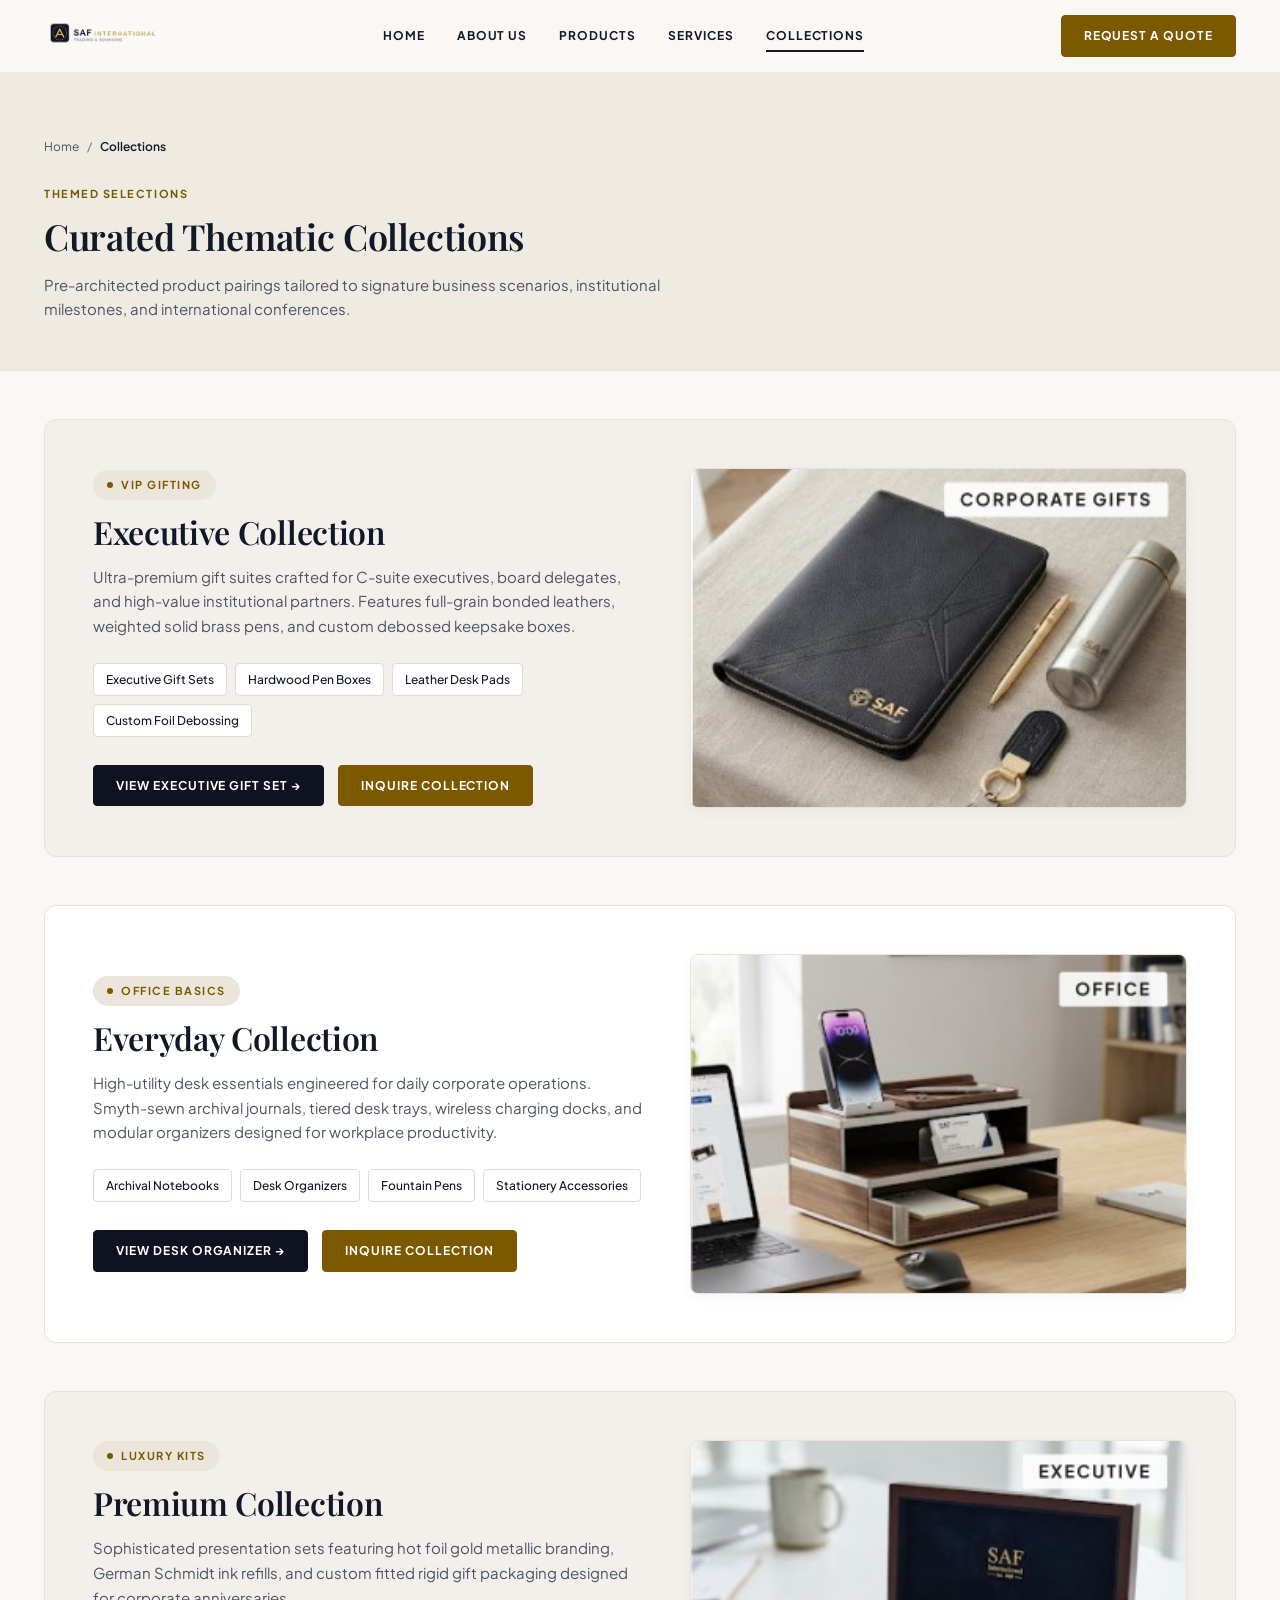
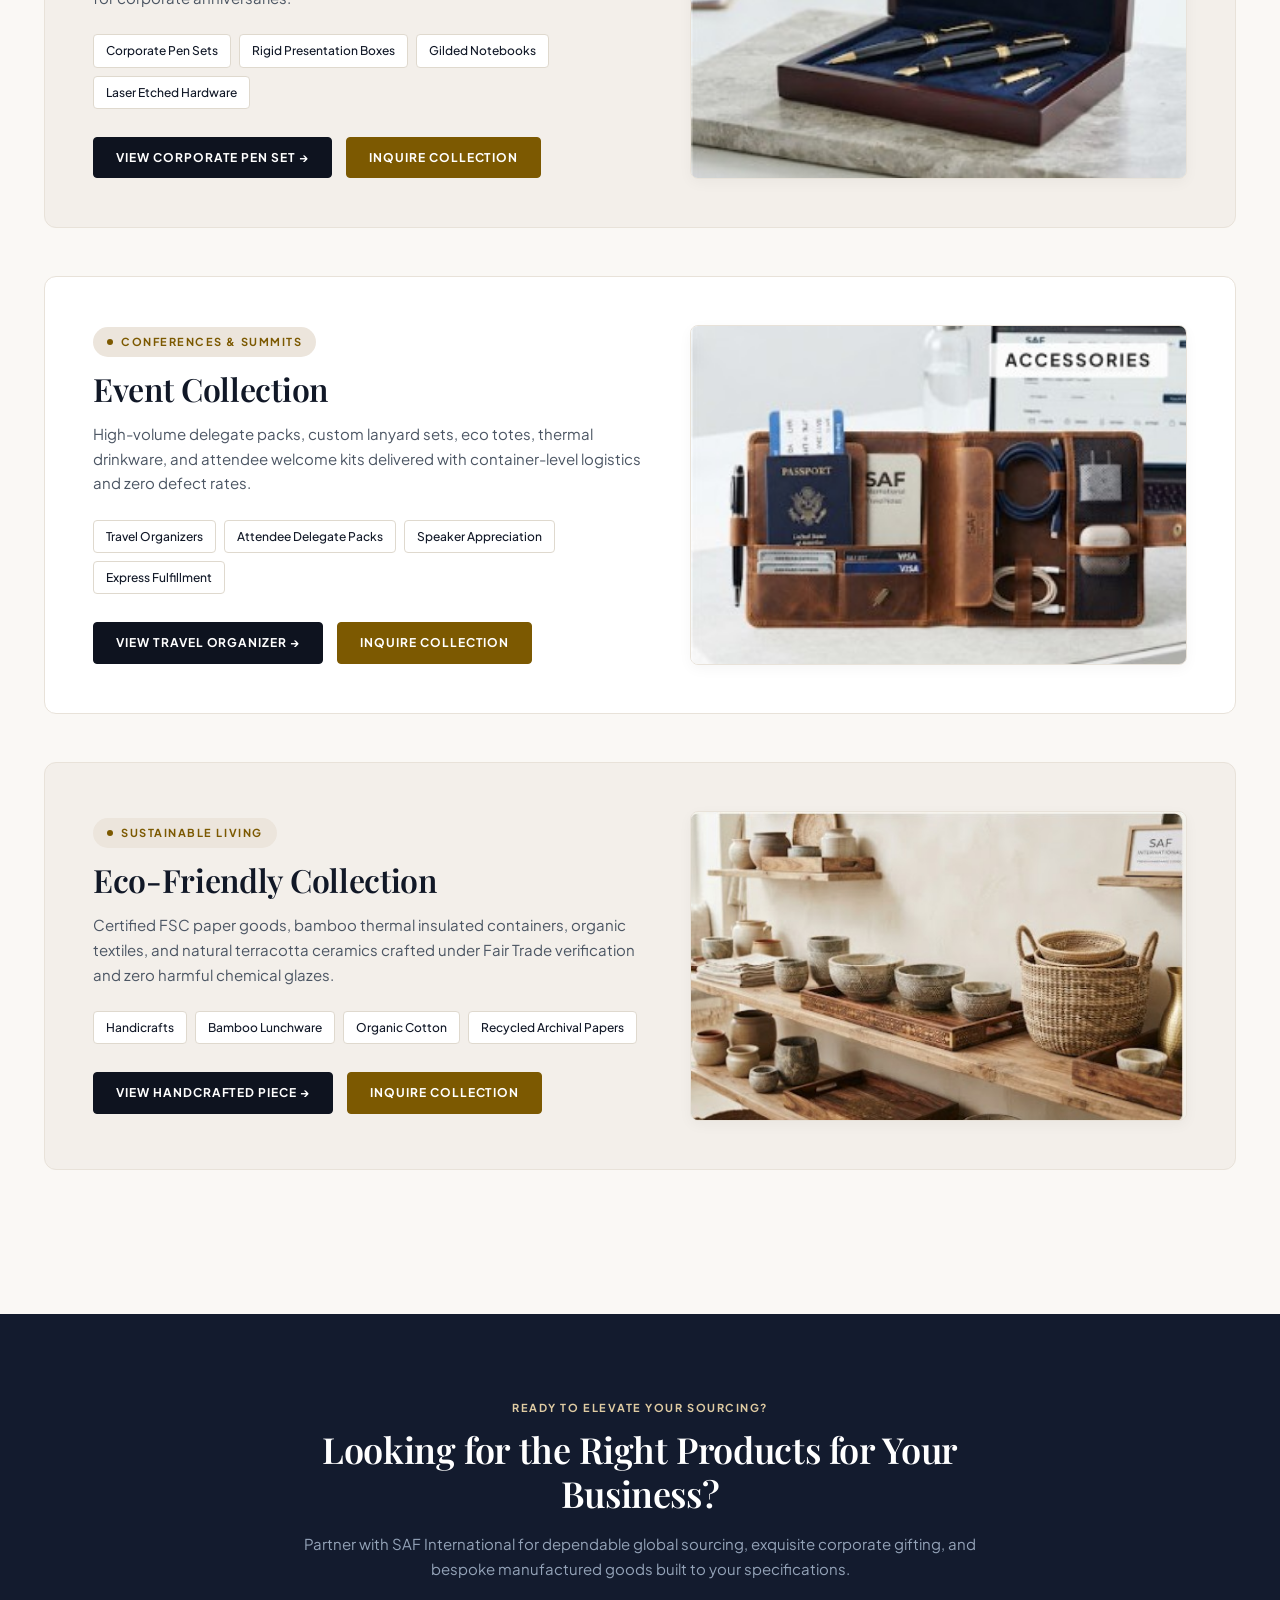
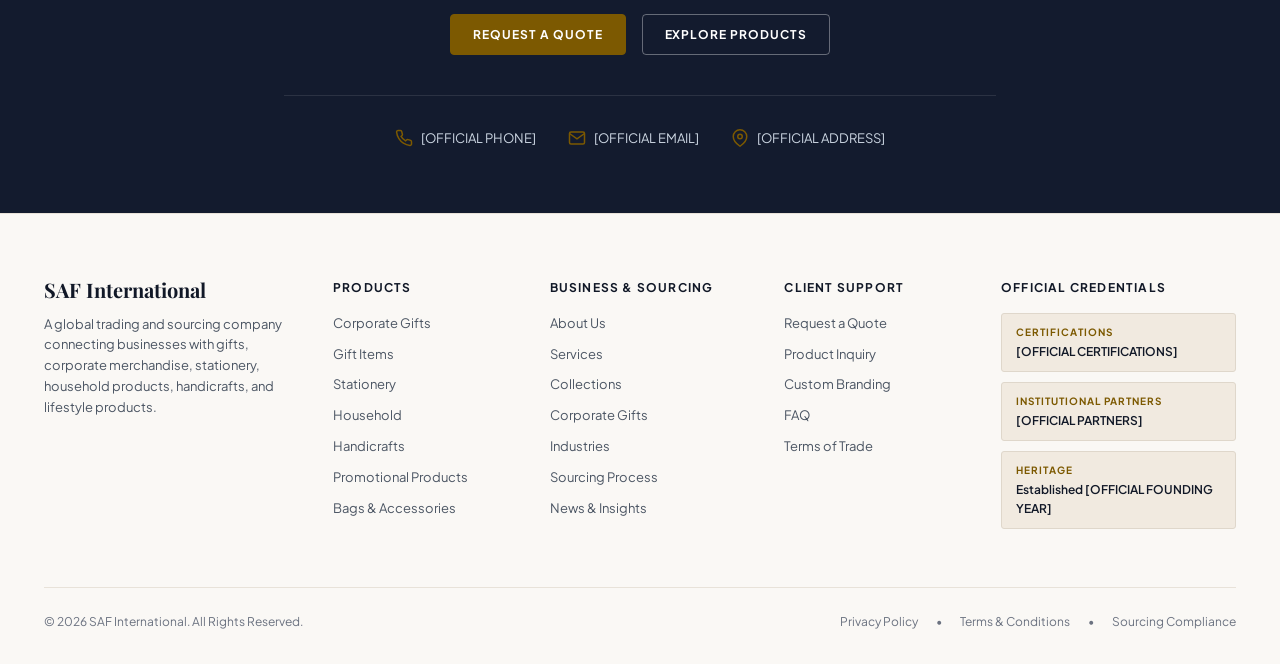
<file: collections.html>
<!DOCTYPE html>
<html lang="en">
<head>
  <meta charset="UTF-8">
  <meta name="viewport" content="width=device-width, initial-scale=1.0">
  <title>Curated Collections — SAF International Trading & Sourcing</title>
  <meta name="description" content="Explore signature collections curated by SAF International: Executive, Everyday, Premium, Event, Eco-Friendly, and Seasonal.">
  
  <!-- Google Fonts: Playfair Display & Plus Jakarta Sans -->
  <link rel="preconnect" href="https://fonts.googleapis.com">
  <link rel="preconnect" href="https://fonts.gstatic.com" crossorigin>
  <link href="https://fonts.googleapis.com/css2?family=Playfair+Display:ital,wght@0,400;0,500;0,600;0,700;1,400;1,600&family=Plus+Jakarta+Sans:wght@300;400;500;600;700&display=swap" rel="stylesheet">
  
  <!-- Stylesheets -->
  <link rel="stylesheet" href="assets/css/variables.css">
  <link rel="stylesheet" href="assets/css/base.css">
  <link rel="stylesheet" href="assets/css/components.css">
  <link rel="stylesheet" href="assets/css/pages.css">
</head>
<body>

  <!-- Site Header -->
  <header class="site-header">
    <div class="container header-inner">
      <a href="index.html" class="brand-logo" aria-label="SAF International Homepage">
        <img src="assets/images/logo.png" alt="SAF International Trading & Sourcing" height="38">
      </a>

      <nav class="nav-menu" aria-label="Main Navigation">
        <a href="index.html" class="nav-link">Home</a>
        <a href="about.html" class="nav-link">About Us</a>
        <a href="products.html" class="nav-link">Products</a>
        <a href="services.html" class="nav-link">Services</a>
        <a href="collections.html" class="nav-link active">Collections</a>
      </nav>

      <div class="header-actions">
        <button class="btn btn-gold" onclick="Modal.openQuote()">Request a Quote</button>
        <button class="mobile-toggle" aria-label="Open Mobile Menu" onclick="document.getElementById('mobile-nav-drawer').classList.toggle('active')">
          &#9776;
        </button>
      </div>
    </div>
  </header>

  <!-- Mobile Drawer -->
  <div id="mobile-nav-drawer" style="display: none; position: fixed; top: 72px; left: 0; width: 100%; background: #FAF8F5; border-bottom: 1px solid var(--color-border); padding: 24px; z-index: 999; flex-direction: column; gap: 16px;">
    <a href="index.html" class="nav-link">Home</a>
    <a href="about.html" class="nav-link">About Us</a>
    <a href="products.html" class="nav-link">Products</a>
    <a href="services.html" class="nav-link">Services</a>
    <a href="collections.html" class="nav-link active">Collections</a>
    <button class="btn btn-gold" onclick="Modal.openQuote()" style="margin-top: 10px;">Request a Quote</button>
  </div>

  <main>
    <!-- Header Banner -->
    <section class="page-header-banner">
      <div class="container">
        <nav class="breadcrumbs">
          <a href="index.html">Home</a>
          <span>/</span>
          <span class="current">Collections</span>
        </nav>
        <div class="eyebrow">THEMED SELECTIONS</div>
        <h1 class="section-headline">Curated Thematic Collections</h1>
        <p class="section-desc">
          Pre-architected product pairings tailored to signature business scenarios, institutional milestones, and international conferences.
        </p>
      </div>
    </section>

    <!-- Collections Overview Grid -->
    <section class="section" style="padding-top: 0;">
      <div class="container">

        <!-- Collection 1: Executive -->
        <div id="executive" class="feature-showcase-box" style="margin-bottom: 48px;">
          <div class="feature-showcase-grid">
            <div>
              <span class="eyebrow eyebrow-pill">VIP GIFTING</span>
              <h2 class="section-headline" style="font-size: 2rem;">Executive Collection</h2>
              <p class="section-desc">
                Ultra-premium gift suites crafted for C-suite executives, board delegates, and high-value institutional partners. Features full-grain bonded leathers, weighted solid brass pens, and custom debossed keepsake boxes.
              </p>
              <div class="feature-tag-list">
                <span class="feature-tag-pill">Executive Gift Sets</span>
                <span class="feature-tag-pill">Hardwood Pen Boxes</span>
                <span class="feature-tag-pill">Leather Desk Pads</span>
                <span class="feature-tag-pill">Custom Foil Debossing</span>
              </div>
              <div style="display: flex; gap: 14px;">
                <a href="product-details.html?id=executive-gift-set" class="btn btn-dark">View Executive Gift Set &rarr;</a>
                <button class="btn btn-gold" onclick="Modal.openQuote('Executive VIP Gifting Suite', 'Executive Collection')">Inquire Collection</button>
              </div>
            </div>
            <div class="feature-showcase-img">
              <img src="assets/images/prod-exec-gift.jpg" alt="Executive Collection Preview">
            </div>
          </div>
        </div>

        <!-- Collection 2: Everyday Office Basics -->
        <div id="everyday" class="feature-showcase-box" style="margin-bottom: 48px; background-color: #FFFFFF;">
          <div class="feature-showcase-grid">
            <div>
              <span class="eyebrow eyebrow-pill">OFFICE BASICS</span>
              <h2 class="section-headline" style="font-size: 2rem;">Everyday Collection</h2>
              <p class="section-desc">
                High-utility desk essentials engineered for daily corporate operations. Smyth-sewn archival journals, tiered desk trays, wireless charging docks, and modular organizers designed for workplace productivity.
              </p>
              <div class="feature-tag-list">
                <span class="feature-tag-pill">Archival Notebooks</span>
                <span class="feature-tag-pill">Desk Organizers</span>
                <span class="feature-tag-pill">Fountain Pens</span>
                <span class="feature-tag-pill">Stationery Accessories</span>
              </div>
              <div style="display: flex; gap: 14px;">
                <a href="product-details.html?id=desk-organizer" class="btn btn-dark">View Desk Organizer &rarr;</a>
                <button class="btn btn-gold" onclick="Modal.openQuote('Everyday Office Basics Suite', 'Everyday Collection')">Inquire Collection</button>
              </div>
            </div>
            <div class="feature-showcase-img">
              <img src="assets/images/prod-desk.jpg" alt="Everyday Office Essentials Preview">
            </div>
          </div>
        </div>

        <!-- Collection 3: Premium Luxury Kits -->
        <div id="premium" class="feature-showcase-box" style="margin-bottom: 48px;">
          <div class="feature-showcase-grid">
            <div>
              <span class="eyebrow eyebrow-pill">LUXURY KITS</span>
              <h2 class="section-headline" style="font-size: 2rem;">Premium Collection</h2>
              <p class="section-desc">
                Sophisticated presentation sets featuring hot foil gold metallic branding, German Schmidt ink refills, and custom fitted rigid gift packaging designed for corporate anniversaries.
              </p>
              <div class="feature-tag-list">
                <span class="feature-tag-pill">Corporate Pen Sets</span>
                <span class="feature-tag-pill">Rigid Presentation Boxes</span>
                <span class="feature-tag-pill">Gilded Notebooks</span>
                <span class="feature-tag-pill">Laser Etched Hardware</span>
              </div>
              <div style="display: flex; gap: 14px;">
                <a href="product-details.html?id=corporate-pen-set" class="btn btn-dark">View Corporate Pen Set &rarr;</a>
                <button class="btn btn-gold" onclick="Modal.openQuote('Premium Luxury Kit Inquiry', 'Premium Collection')">Inquire Collection</button>
              </div>
            </div>
            <div class="feature-showcase-img">
              <img src="assets/images/prod-penset.jpg" alt="Premium Luxury Writing Instruments">
            </div>
          </div>
        </div>

        <!-- Collection 4: Event & Conferences -->
        <div id="event" class="feature-showcase-box" style="margin-bottom: 48px; background-color: #FFFFFF;">
          <div class="feature-showcase-grid">
            <div>
              <span class="eyebrow eyebrow-pill">CONFERENCES &amp; SUMMITS</span>
              <h2 class="section-headline" style="font-size: 2rem;">Event Collection</h2>
              <p class="section-desc">
                High-volume delegate packs, custom lanyard sets, eco totes, thermal drinkware, and attendee welcome kits delivered with container-level logistics and zero defect rates.
              </p>
              <div class="feature-tag-list">
                <span class="feature-tag-pill">Travel Organizers</span>
                <span class="feature-tag-pill">Attendee Delegate Packs</span>
                <span class="feature-tag-pill">Speaker Appreciation</span>
                <span class="feature-tag-pill">Express Fulfillment</span>
              </div>
              <div style="display: flex; gap: 14px;">
                <a href="product-details.html?id=travel-organizer" class="btn btn-dark">View Travel Organizer &rarr;</a>
                <button class="btn btn-gold" onclick="Modal.openQuote('Event & Conference Sourcing', 'Event Collection')">Inquire Collection</button>
              </div>
            </div>
            <div class="feature-showcase-img">
              <img src="assets/images/prod-organizer.jpg" alt="Event Conference Organizer Preview">
            </div>
          </div>
        </div>

        <!-- Collection 5: Eco-Friendly -->
        <div id="eco-friendly" class="feature-showcase-box" style="margin-bottom: 48px;">
          <div class="feature-showcase-grid">
            <div>
              <span class="eyebrow eyebrow-pill">SUSTAINABLE LIVING</span>
              <h2 class="section-headline" style="font-size: 2rem;">Eco-Friendly Collection</h2>
              <p class="section-desc">
                Certified FSC paper goods, bamboo thermal insulated containers, organic textiles, and natural terracotta ceramics crafted under Fair Trade verification and zero harmful chemical glazes.
              </p>
              <div class="feature-tag-list">
                <span class="feature-tag-pill">Handicrafts</span>
                <span class="feature-tag-pill">Bamboo Lunchware</span>
                <span class="feature-tag-pill">Organic Cotton</span>
                <span class="feature-tag-pill">Recycled Archival Papers</span>
              </div>
              <div style="display: flex; gap: 14px;">
                <a href="product-details.html?id=handcrafted-decorative-piece" class="btn btn-dark">View Handcrafted Piece &rarr;</a>
                <button class="btn btn-gold" onclick="Modal.openQuote('Eco-Friendly Sustainable Suite', 'Eco Collection')">Inquire Collection</button>
              </div>
            </div>
            <div class="feature-showcase-img">
              <img src="assets/images/craft-showcase-final.jpg" alt="Artisanal Eco-Friendly Crafts">
            </div>
          </div>
        </div>

      </div>
    </section>

    <!-- Dark CTA Banner -->
    <section class="cta-banner-section">
      <div class="container cta-banner-content">
        <div class="eyebrow eyebrow-light" style="justify-content: center;">READY TO ELEVATE YOUR SOURCING?</div>
        <h2 class="section-headline text-white" style="margin-bottom: 16px;">
          Looking for the Right Products for Your Business?
        </h2>
        <p class="section-desc" style="margin: 0 auto; color: #94A3B8;">
          Partner with SAF International for dependable global sourcing, exquisite corporate gifting, and bespoke manufactured goods built to your specifications.
        </p>

        <div class="cta-banner-buttons">
          <button class="btn btn-gold" onclick="Modal.openQuote()">Request a Quote</button>
          <a href="products.html" class="btn btn-outline-white">Explore Products</a>
        </div>

        <div class="cta-contact-info-row">
          <div class="cta-contact-item">
            <svg width="18" height="18" viewBox="0 0 24 24" fill="none" stroke="currentColor" stroke-width="2">
              <path d="M22 16.92v3a2 2 0 0 1-2.18 2 19.79 19.79 0 0 1-8.63-3.07 19.5 19.5 0 0 1-6-6 19.79 19.79 0 0 1-3.07-8.67A2 2 0 0 1 4.11 2h3a2 2 0 0 1 2 1.72 12.84 12.84 0 0 0 .7 2.81 2 2 0 0 1-.45 2.11L8.09 9.91a16 16 0 0 0 6 6l1.27-1.27a2 2 0 0 1 2.11-.45 12.84 12.84 0 0 0 2.81.7A2 2 0 0 1 22 16.92z"></path>
            </svg>
            <span>[OFFICIAL PHONE]</span>
          </div>
          <div class="cta-contact-item">
            <svg width="18" height="18" viewBox="0 0 24 24" fill="none" stroke="currentColor" stroke-width="2">
              <path d="M4 4h16c1.1 0 2 .9 2 2v12c0 1.1-.9 2-2 2H4c-1.1 0-2-.9-2-2V6c0-1.1.9-2 2-2z"></path>
              <polyline points="22,6 12,13 2,6"></polyline>
            </svg>
            <span>[OFFICIAL EMAIL]</span>
          </div>
          <div class="cta-contact-item">
            <svg width="18" height="18" viewBox="0 0 24 24" fill="none" stroke="currentColor" stroke-width="2">
              <path d="M21 10c0 7-9 13-9 13s-9-6-9-13a9 9 0 0 1 18 0z"></path>
              <circle cx="12" cy="10" r="3"></circle>
            </svg>
            <span>[OFFICIAL ADDRESS]</span>
          </div>
        </div>
      </div>
    </section>
  </main>

  <!-- Site Footer -->
  <footer class="site-footer">
    <div class="container">
      <div class="footer-top-grid">
        <div>
          <h4 class="font-serif" style="font-size: 1.25rem; font-weight: 700; color: var(--color-text-title); margin-bottom: 12px;">
            SAF International
          </h4>
          <p style="line-height: 1.6; color: var(--color-text-body); max-width: 260px;">
            A global trading and sourcing company connecting businesses with gifts, corporate merchandise, stationery, household products, handicrafts, and lifestyle products.
          </p>
        </div>

        <div>
          <div class="footer-col-title">PRODUCTS</div>
          <ul class="footer-links-list">
            <li><a href="products.html?category=corporate-gifts">Corporate Gifts</a></li>
            <li><a href="products.html?category=gift-items">Gift Items</a></li>
            <li><a href="products.html?category=stationery">Stationery</a></li>
            <li><a href="products.html?category=household">Household</a></li>
            <li><a href="products.html?category=handicrafts">Handicrafts</a></li>
            <li><a href="products.html?category=promotional-products">Promotional Products</a></li>
            <li><a href="products.html?category=bags-accessories">Bags &amp; Accessories</a></li>
          </ul>
        </div>

        <div>
          <div class="footer-col-title">BUSINESS &amp; SOURCING</div>
          <ul class="footer-links-list">
            <li><a href="about.html">About Us</a></li>
            <li><a href="services.html">Services</a></li>
            <li><a href="collections.html">Collections</a></li>
            <li><a href="products.html?category=corporate-gifts">Corporate Gifts</a></li>
            <li><a href="services.html#industries">Industries</a></li>
            <li><a href="services.html#process">Sourcing Process</a></li>
            <li><a href="about.html#news">News &amp; Insights</a></li>
          </ul>
        </div>

        <div>
          <div class="footer-col-title">CLIENT SUPPORT</div>
          <ul class="footer-links-list">
            <li><a href="quote.html">Request a Quote</a></li>
            <li><a href="quote.html#inquiry">Product Inquiry</a></li>
            <li><a href="services.html#branding">Custom Branding</a></li>
            <li><a href="about.html#faq">FAQ</a></li>
            <li><a href="services.html#terms">Terms of Trade</a></li>
          </ul>
        </div>

        <div>
          <div class="footer-col-title">OFFICIAL CREDENTIALS</div>
          <div class="footer-credential-box">
            <div class="footer-credential-label">CERTIFICATIONS</div>
            <div class="footer-credential-val">[OFFICIAL CERTIFICATIONS]</div>
          </div>
          <div class="footer-credential-box">
            <div class="footer-credential-label">INSTITUTIONAL PARTNERS</div>
            <div class="footer-credential-val">[OFFICIAL PARTNERS]</div>
          </div>
          <div class="footer-credential-box">
            <div class="footer-credential-label">HERITAGE</div>
            <div class="footer-credential-val">Established [OFFICIAL FOUNDING YEAR]</div>
          </div>
        </div>
      </div>

      <div class="footer-bottom-bar">
        <div>&copy; 2026 SAF International. All Rights Reserved.</div>
        <div class="footer-bottom-links">
          <a href="#">Privacy Policy</a>
          <span>&bull;</span>
          <a href="#">Terms &amp; Conditions</a>
          <span>&bull;</span>
          <a href="#">Sourcing Compliance</a>
        </div>
      </div>
    </div>
  </footer>

  <!-- Quote Modal -->
  <div id="quote-modal-overlay" class="modal-overlay">
    <div class="modal-container">
      <div class="modal-header">
        <h3 class="modal-title">Request Formal Quotation</h3>
        <button class="modal-close-btn" onclick="Modal.closeQuote()" aria-label="Close dialog">&times;</button>
      </div>
      <div class="modal-body">
        <form id="quote-modal-form" onsubmit="Modal.handleQuoteSubmit(event)">
          <div class="form-row">
            <div class="form-group">
              <label class="form-label" for="quote-name">Your Full Name *</label>
              <input type="text" id="quote-name" name="name" class="form-input" required placeholder="e.g. Eleanor Vance">
            </div>
            <div class="form-group">
              <label class="form-label" for="quote-company">Company / Organization *</label>
              <input type="text" id="quote-company" name="company" class="form-input" required placeholder="e.g. Apex Global Group">
            </div>
          </div>
          <div class="form-row">
            <div class="form-group">
              <label class="form-label" for="quote-email">Work Email *</label>
              <input type="email" id="quote-email" name="email" class="form-input" required placeholder="procurement@company.com">
            </div>
            <div class="form-group">
              <label class="form-label" for="quote-phone">Direct Phone / WhatsApp</label>
              <input type="tel" id="quote-phone" name="phone" class="form-input" placeholder="+1 (555) 019-2834">
            </div>
          </div>
          <div class="form-row">
            <div class="form-group">
              <label class="form-label" for="quote-category-input">Product Category</label>
              <input type="text" id="quote-category-input" name="category" class="form-input">
            </div>
            <div class="form-group">
              <label class="form-label" for="quote-product-input">Product / SKU</label>
              <input type="text" id="quote-product-input" name="product" class="form-input">
            </div>
          </div>
          <div class="form-row">
            <div class="form-group">
              <label class="form-label" for="quote-quantity">Estimated Quantity (Units) *</label>
              <select id="quote-quantity" name="quantity" class="form-select" required>
                <option value="100-250">100 – 250 Units</option>
                <option value="250-500">250 – 500 Units</option>
                <option value="500-1000">500 – 1,000 Units</option>
                <option value="1000-5000">1,000 – 5,000 Units</option>
                <option value="5000+">5,000+ Units (Container Load)</option>
              </select>
            </div>
            <div class="form-group">
              <label class="form-label" for="quote-delivery">Target Delivery Timeline</label>
              <select id="quote-delivery" name="delivery" class="form-select">
                <option value="standard">Standard Production (10–14 Days)</option>
                <option value="urgent">Express Expedited (7 Days)</option>
                <option value="planned">Future Fiscal Year / Event Date</option>
              </select>
            </div>
          </div>
          <div class="form-group">
            <label class="form-label" for="quote-notes">Customization &amp; Specification Notes</label>
            <textarea id="quote-notes" name="notes" rows="3" class="form-textarea" placeholder="Detail any specific branding techniques, packaging requirements, or delivery locations..."></textarea>
          </div>
          <div style="display: flex; justify-content: flex-end; gap: 12px; margin-top: 24px;">
            <button type="button" class="btn btn-outline-gold" onclick="Modal.closeQuote()">Cancel</button>
            <button type="submit" class="btn btn-gold">Submit RFQ to Trade Desk &rarr;</button>
          </div>
        </form>
      </div>
    </div>
  </div>

  <script src="assets/js/data.js"></script>
  <script src="assets/js/modal.js"></script>
  <script src="assets/js/app.js"></script>
</body>
</html>
</file>
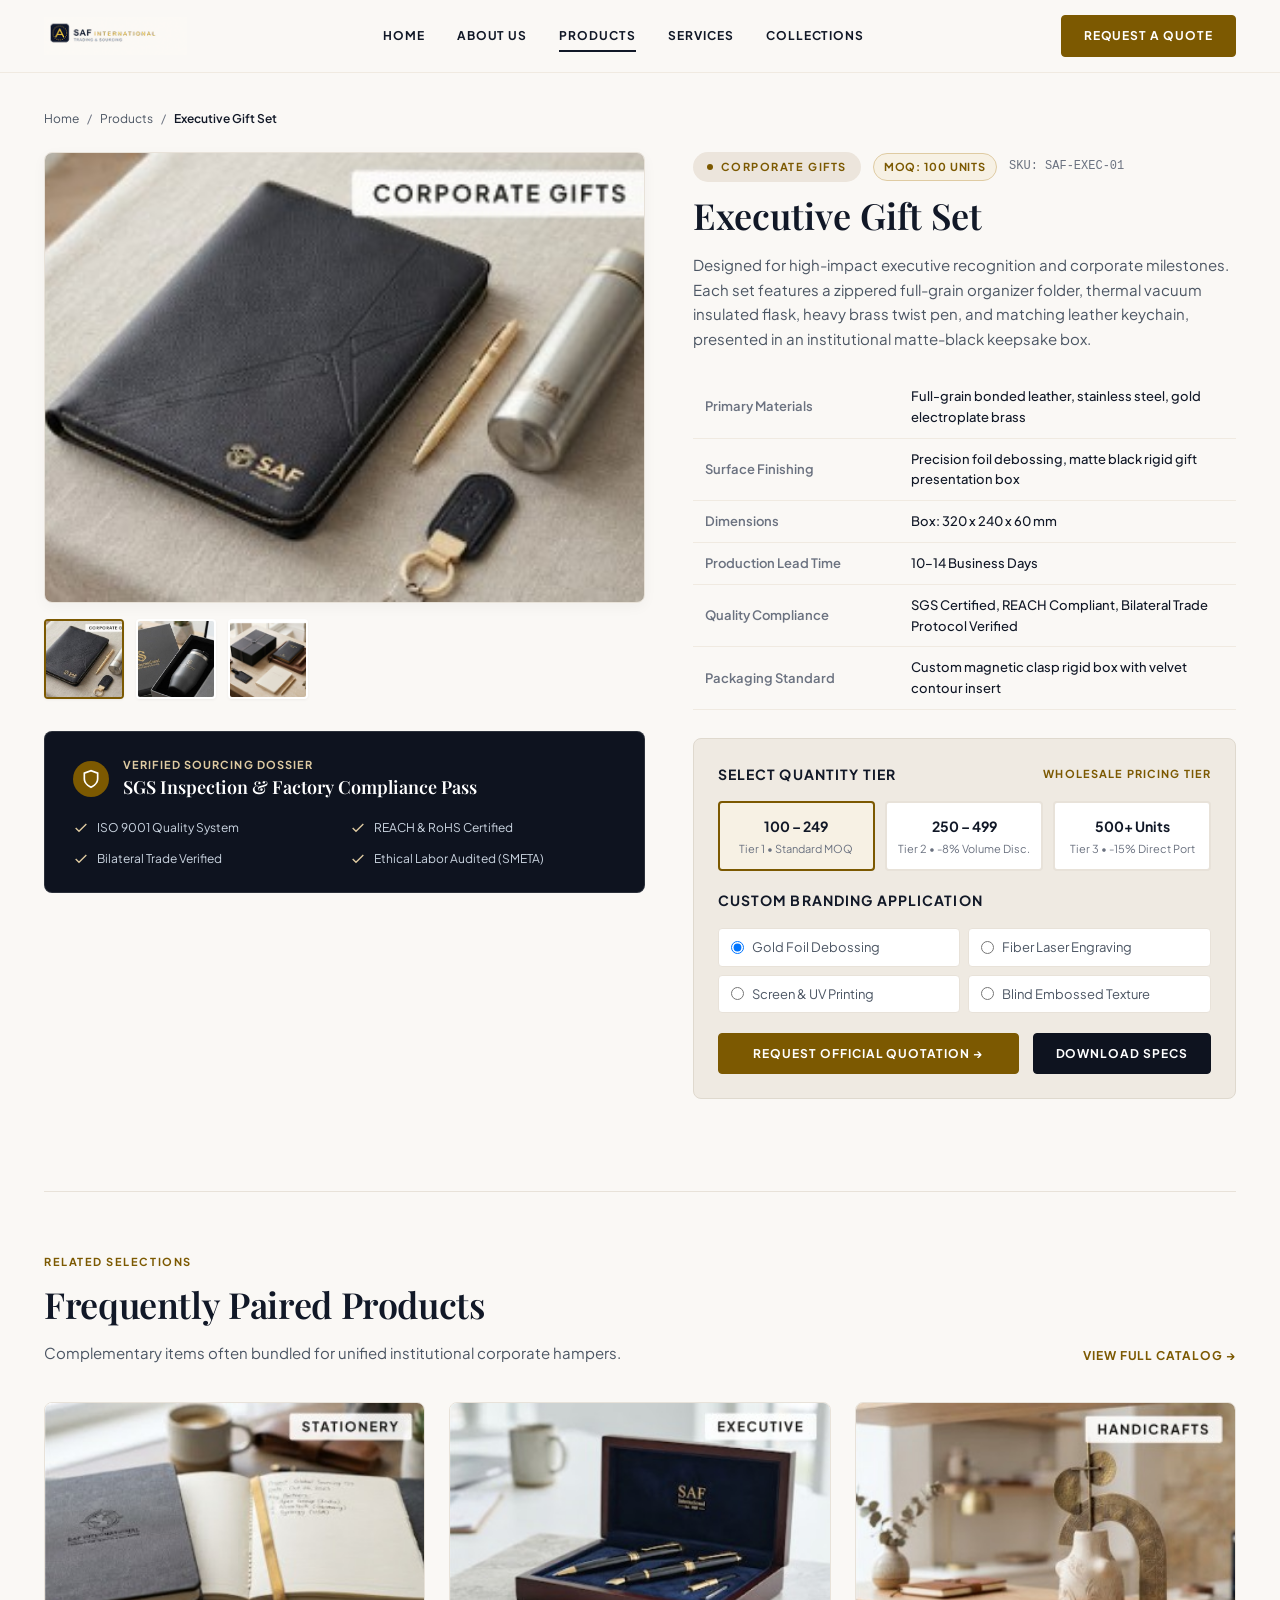
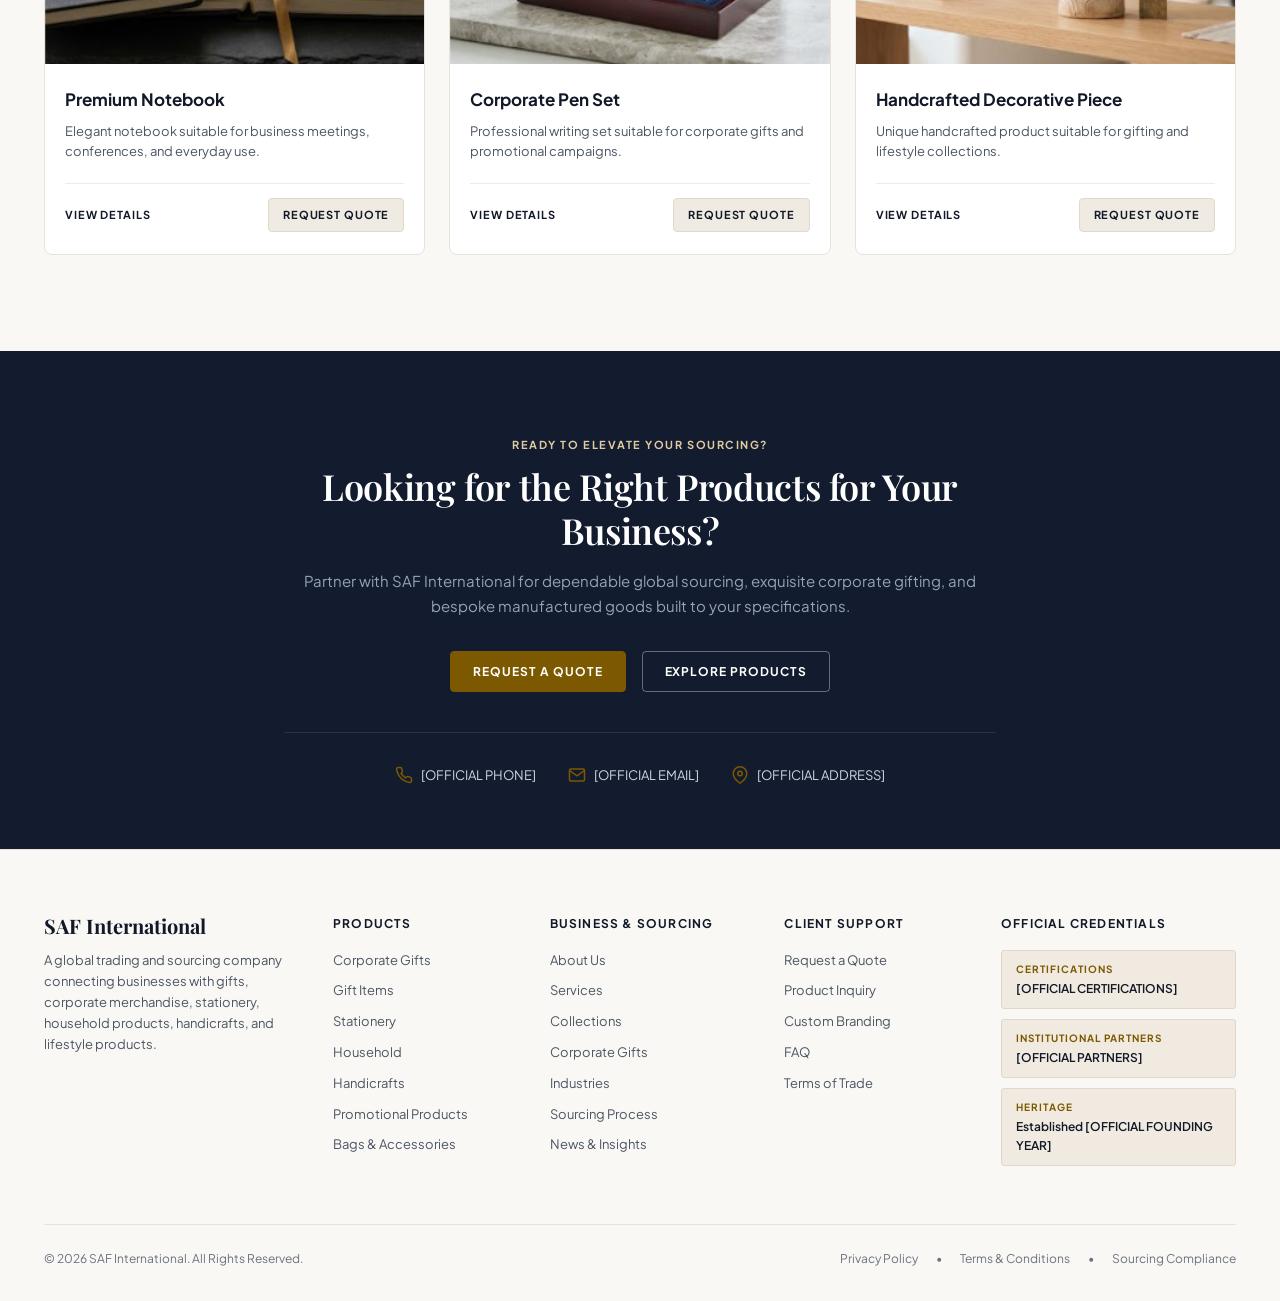
<file: product-details.html>
<!DOCTYPE html>
<html lang="en">
<head>
  <meta charset="UTF-8">
  <meta name="viewport" content="width=device-width, initial-scale=1.0">
  <title>Product Details — SAF International Trading & Sourcing</title>
  <meta name="description" content="View comprehensive specifications, compliance dossiers, customization options, and institutional MOQ tiers for SAF International curated products.">
  
  <!-- Google Fonts: Playfair Display & Plus Jakarta Sans -->
  <link rel="preconnect" href="https://fonts.googleapis.com">
  <link rel="preconnect" href="https://fonts.gstatic.com" crossorigin>
  <link href="https://fonts.googleapis.com/css2?family=Playfair+Display:ital,wght@0,400;0,500;0,600;0,700;1,400;1,600&family=Plus+Jakarta+Sans:wght@300;400;500;600;700&display=swap" rel="stylesheet">
  
  <!-- Stylesheets -->
  <link rel="stylesheet" href="assets/css/variables.css">
  <link rel="stylesheet" href="assets/css/base.css">
  <link rel="stylesheet" href="assets/css/components.css">
  <link rel="stylesheet" href="assets/css/pages.css">
</head>
<body id="product-detail-view">

  <!-- ==========================================================================
       Site Navigation Header
       ========================================================================== -->
  <header class="site-header">
    <div class="container header-inner">
      <a href="index.html" class="brand-logo" aria-label="SAF International Homepage">
        <img src="assets/images/logo.png" alt="SAF International Trading & Sourcing" height="38">
      </a>

      <nav class="nav-menu" aria-label="Main Navigation">
        <a href="index.html" class="nav-link">Home</a>
        <a href="about.html" class="nav-link">About Us</a>
        <a href="products.html" class="nav-link active">Products</a>
        <a href="services.html" class="nav-link">Services</a>
        <a href="collections.html" class="nav-link">Collections</a>
      </nav>

      <div class="header-actions">
        <button class="btn btn-gold" onclick="Modal.openQuote()">Request a Quote</button>
        <button class="mobile-toggle" aria-label="Open Mobile Menu" onclick="document.getElementById('mobile-nav-drawer').classList.toggle('active')">
          &#9776;
        </button>
      </div>
    </div>
  </header>

  <!-- Mobile Drawer -->
  <div id="mobile-nav-drawer" style="display: none; position: fixed; top: 72px; left: 0; width: 100%; background: #FAF8F5; border-bottom: 1px solid var(--color-border); padding: 24px; z-index: 999; flex-direction: column; gap: 16px;">
    <a href="index.html" class="nav-link">Home</a>
    <a href="about.html" class="nav-link">About Us</a>
    <a href="products.html" class="nav-link active">Products</a>
    <a href="services.html" class="nav-link">Services</a>
    <a href="collections.html" class="nav-link">Collections</a>
    <button class="btn btn-gold" onclick="Modal.openQuote()" style="margin-top: 10px;">Request a Quote</button>
  </div>

  <main class="section" style="padding-top: 36px;">
    <div class="container">

      <!-- Breadcrumbs -->
      <nav class="breadcrumbs" aria-label="Breadcrumbs">
        <a href="index.html">Home</a>
        <span>/</span>
        <a href="products.html">Products</a>
        <span>/</span>
        <span class="current" id="crumb-product-title">Executive Gift Set</span>
      </nav>

      <!-- Main Product Details Grid -->
      <div class="product-detail-grid">
        <!-- Left: Image Gallery & Compliance Dossier -->
        <div class="product-gallery-wrap">
          <div class="product-gallery-main">
            <img id="detail-main-img" src="assets/images/prod-exec-gift.jpg" alt="Product view">
          </div>
          <div class="product-gallery-thumbs" id="detail-thumbs-wrap">
            <!-- Thumbs populated by app.js -->
          </div>

          <!-- Verified Compliance Dossier Box -->
          <div class="compliance-dossier-card">
            <div class="compliance-dossier-header">
              <div class="compliance-badge-icon">
                <svg width="20" height="20" viewBox="0 0 24 24" fill="none" stroke="currentColor" stroke-width="2">
                  <path d="M12 22s8-4 8-10V5l-8-3-8 3v7c0 6 8 10 8 10z"></path>
                </svg>
              </div>
              <div>
                <div style="font-size: 0.6875rem; font-weight: 700; letter-spacing: 0.1em; text-transform: uppercase; color: #DFCBA2;">
                  VERIFIED SOURCING DOSSIER
                </div>
                <div style="font-family: var(--font-serif); font-size: 1.125rem; font-weight: 600; color: #FFFFFF;">
                  SGS Inspection &amp; Factory Compliance Pass
                </div>
              </div>
            </div>

            <div class="compliance-list">
              <div class="compliance-item">
                <svg width="16" height="16" viewBox="0 0 24 24" fill="none" stroke="currentColor" stroke-width="2">
                  <polyline points="20 6 9 17 4 12"></polyline>
                </svg>
                <span>ISO 9001 Quality System</span>
              </div>
              <div class="compliance-item">
                <svg width="16" height="16" viewBox="0 0 24 24" fill="none" stroke="currentColor" stroke-width="2">
                  <polyline points="20 6 9 17 4 12"></polyline>
                </svg>
                <span>REACH &amp; RoHS Certified</span>
              </div>
              <div class="compliance-item">
                <svg width="16" height="16" viewBox="0 0 24 24" fill="none" stroke="currentColor" stroke-width="2">
                  <polyline points="20 6 9 17 4 12"></polyline>
                </svg>
                <span>Bilateral Trade Verified</span>
              </div>
              <div class="compliance-item">
                <svg width="16" height="16" viewBox="0 0 24 24" fill="none" stroke="currentColor" stroke-width="2">
                  <polyline points="20 6 9 17 4 12"></polyline>
                </svg>
                <span>Ethical Labor Audited (SMETA)</span>
              </div>
            </div>
          </div>
        </div>

        <!-- Right: Details, Specs & Customization Configurator -->
        <div class="product-info-wrap">
          <div class="product-badge-row">
            <span class="eyebrow eyebrow-pill" id="detail-badge" style="margin-bottom: 0;">CORPORATE GIFTS</span>
            <span class="moq-pill" id="detail-moq">MOQ: 100 Units</span>
            <span class="sku-text" id="detail-sku">SKU: SAF-EXEC-01</span>
          </div>

          <h1 class="product-detail-title" id="detail-title">Executive Gift Set</h1>
          <p class="product-detail-desc" id="detail-desc">
            A curated collection of premium stationery and accessories suitable for corporate gifting.
          </p>

          <!-- Specifications Table -->
          <table class="specs-table">
            <tbody>
              <tr>
                <th>Primary Materials</th>
                <td id="spec-material">Full-grain bonded leather, stainless steel, gold electroplate brass</td>
              </tr>
              <tr>
                <th>Surface Finishing</th>
                <td id="spec-finishing">Precision foil debossing, matte black rigid gift presentation box</td>
              </tr>
              <tr>
                <th>Dimensions</th>
                <td id="spec-dimensions">Box: 320 x 240 x 60 mm</td>
              </tr>
              <tr>
                <th>Production Lead Time</th>
                <td id="spec-leadtime">10–14 Business Days</td>
              </tr>
              <tr>
                <th>Quality Compliance</th>
                <td id="spec-compliance">SGS Certified, REACH Compliant, Bilateral Trade Protocol Verified</td>
              </tr>
              <tr>
                <th>Packaging Standard</th>
                <td id="spec-packaging">Custom magnetic clasp rigid box with velvet contour insert</td>
              </tr>
            </tbody>
          </table>

          <!-- Volume Tier Selector -->
          <div class="configurator-box">
            <div class="configurator-title">
              <span>Select Quantity Tier</span>
              <span style="font-size: 0.6875rem; color: var(--color-primary-gold);">Wholesale Pricing Tier</span>
            </div>
            <div class="tier-selector">
              <div class="tier-card active" onclick="selectTier(this, '100-249')">
                <div class="tier-qty">100 – 249</div>
                <div class="tier-label">Tier 1 &bull; Standard MOQ</div>
              </div>
              <div class="tier-card" onclick="selectTier(this, '250-499')">
                <div class="tier-qty">250 – 499</div>
                <div class="tier-label">Tier 2 &bull; -8% Volume Disc.</div>
              </div>
              <div class="tier-card" onclick="selectTier(this, '500+')">
                <div class="tier-qty">500+ Units</div>
                <div class="tier-label">Tier 3 &bull; -15% Direct Port</div>
              </div>
            </div>

            <!-- Customization Technique Radios -->
            <div class="configurator-title" style="margin-top: 16px;">
              <span>Custom Branding Application</span>
            </div>
            <div style="display: grid; grid-template-columns: 1fr 1fr; gap: 8px; margin-bottom: 20px;">
              <label style="display: flex; align-items: center; gap: 8px; font-size: 0.8125rem; background: #FFFFFF; padding: 8px 12px; border-radius: 4px; border: 1px solid var(--color-border); cursor: pointer;">
                <input type="radio" name="branding" checked>
                <span>Gold Foil Debossing</span>
              </label>
              <label style="display: flex; align-items: center; gap: 8px; font-size: 0.8125rem; background: #FFFFFF; padding: 8px 12px; border-radius: 4px; border: 1px solid var(--color-border); cursor: pointer;">
                <input type="radio" name="branding">
                <span>Fiber Laser Engraving</span>
              </label>
              <label style="display: flex; align-items: center; gap: 8px; font-size: 0.8125rem; background: #FFFFFF; padding: 8px 12px; border-radius: 4px; border: 1px solid var(--color-border); cursor: pointer;">
                <input type="radio" name="branding">
                <span>Screen &amp; UV Printing</span>
              </label>
              <label style="display: flex; align-items: center; gap: 8px; font-size: 0.8125rem; background: #FFFFFF; padding: 8px 12px; border-radius: 4px; border: 1px solid var(--color-border); cursor: pointer;">
                <input type="radio" name="branding">
                <span>Blind Embossed Texture</span>
              </label>
            </div>

            <div class="product-action-buttons">
              <button class="btn btn-gold" id="detail-quote-btn" style="flex-grow: 1;">
                Request Official Quotation &rarr;
              </button>
              <button class="btn btn-dark" onclick="Modal.showToast('Spec sheet downloaded for procurement archive.')" title="Download Spec PDF">
                Download Specs
              </button>
            </div>
          </div>
        </div>
      </div>

      <!-- Related Curated Products Section -->
      <div style="margin-top: 64px; border-top: 1px solid var(--color-border); padding-top: 56px;">
        <div class="section-header-flex">
          <div>
            <div class="eyebrow">RELATED SELECTIONS</div>
            <h2 class="section-headline">Frequently Paired Products</h2>
            <p class="section-desc">Complementary items often bundled for unified institutional corporate hampers.</p>
          </div>
          <div>
            <a href="products.html" class="btn-text-gold">VIEW FULL CATALOG &rarr;</a>
          </div>
        </div>

        <div class="product-grid" id="detail-related-grid">
          <!-- Populated by app.js -->
        </div>
      </div>

    </div>
  </main>

  <!-- ==========================================================================
       Dark CTA Banner
       ========================================================================== -->
  <section class="cta-banner-section">
    <div class="container cta-banner-content">
      <div class="eyebrow eyebrow-light" style="justify-content: center;">READY TO ELEVATE YOUR SOURCING?</div>
      <h2 class="section-headline text-white" style="margin-bottom: 16px;">
        Looking for the Right Products for Your Business?
      </h2>
      <p class="section-desc" style="margin: 0 auto; color: #94A3B8;">
        Partner with SAF International for dependable global sourcing, exquisite corporate gifting, and bespoke manufactured goods built to your specifications.
      </p>

      <div class="cta-banner-buttons">
        <button class="btn btn-gold" onclick="Modal.openQuote()">Request a Quote</button>
        <a href="products.html" class="btn btn-outline-white">Explore Products</a>
      </div>

      <div class="cta-contact-info-row">
        <div class="cta-contact-item">
          <svg width="18" height="18" viewBox="0 0 24 24" fill="none" stroke="currentColor" stroke-width="2">
            <path d="M22 16.92v3a2 2 0 0 1-2.18 2 19.79 19.79 0 0 1-8.63-3.07 19.5 19.5 0 0 1-6-6 19.79 19.79 0 0 1-3.07-8.67A2 2 0 0 1 4.11 2h3a2 2 0 0 1 2 1.72 12.84 12.84 0 0 0 .7 2.81 2 2 0 0 1-.45 2.11L8.09 9.91a16 16 0 0 0 6 6l1.27-1.27a2 2 0 0 1 2.11-.45 12.84 12.84 0 0 0 2.81.7A2 2 0 0 1 22 16.92z"></path>
          </svg>
          <span>[OFFICIAL PHONE]</span>
        </div>
        <div class="cta-contact-item">
          <svg width="18" height="18" viewBox="0 0 24 24" fill="none" stroke="currentColor" stroke-width="2">
            <path d="M4 4h16c1.1 0 2 .9 2 2v12c0 1.1-.9 2-2 2H4c-1.1 0-2-.9-2-2V6c0-1.1.9-2 2-2z"></path>
            <polyline points="22,6 12,13 2,6"></polyline>
          </svg>
          <span>[OFFICIAL EMAIL]</span>
        </div>
        <div class="cta-contact-item">
          <svg width="18" height="18" viewBox="0 0 24 24" fill="none" stroke="currentColor" stroke-width="2">
            <path d="M21 10c0 7-9 13-9 13s-9-6-9-13a9 9 0 0 1 18 0z"></path>
            <circle cx="12" cy="10" r="3"></circle>
          </svg>
          <span>[OFFICIAL ADDRESS]</span>
        </div>
      </div>
    </div>
  </section>

  <!-- ==========================================================================
       Site Footer
       ========================================================================== -->
  <footer class="site-footer">
    <div class="container">
      <div class="footer-top-grid">
        <div>
          <h4 class="font-serif" style="font-size: 1.25rem; font-weight: 700; color: var(--color-text-title); margin-bottom: 12px;">
            SAF International
          </h4>
          <p style="line-height: 1.6; color: var(--color-text-body); max-width: 260px;">
            A global trading and sourcing company connecting businesses with gifts, corporate merchandise, stationery, household products, handicrafts, and lifestyle products.
          </p>
        </div>

        <div>
          <div class="footer-col-title">PRODUCTS</div>
          <ul class="footer-links-list">
            <li><a href="products.html?category=corporate-gifts">Corporate Gifts</a></li>
            <li><a href="products.html?category=gift-items">Gift Items</a></li>
            <li><a href="products.html?category=stationery">Stationery</a></li>
            <li><a href="products.html?category=household">Household</a></li>
            <li><a href="products.html?category=handicrafts">Handicrafts</a></li>
            <li><a href="products.html?category=promotional-products">Promotional Products</a></li>
            <li><a href="products.html?category=bags-accessories">Bags &amp; Accessories</a></li>
          </ul>
        </div>

        <div>
          <div class="footer-col-title">BUSINESS &amp; SOURCING</div>
          <ul class="footer-links-list">
            <li><a href="about.html">About Us</a></li>
            <li><a href="services.html">Services</a></li>
            <li><a href="collections.html">Collections</a></li>
            <li><a href="products.html?category=corporate-gifts">Corporate Gifts</a></li>
            <li><a href="services.html#industries">Industries</a></li>
            <li><a href="services.html#process">Sourcing Process</a></li>
            <li><a href="about.html#news">News &amp; Insights</a></li>
          </ul>
        </div>

        <div>
          <div class="footer-col-title">CLIENT SUPPORT</div>
          <ul class="footer-links-list">
            <li><a href="quote.html">Request a Quote</a></li>
            <li><a href="quote.html#inquiry">Product Inquiry</a></li>
            <li><a href="services.html#branding">Custom Branding</a></li>
            <li><a href="about.html#faq">FAQ</a></li>
            <li><a href="services.html#terms">Terms of Trade</a></li>
          </ul>
        </div>

        <div>
          <div class="footer-col-title">OFFICIAL CREDENTIALS</div>
          <div class="footer-credential-box">
            <div class="footer-credential-label">CERTIFICATIONS</div>
            <div class="footer-credential-val">[OFFICIAL CERTIFICATIONS]</div>
          </div>
          <div class="footer-credential-box">
            <div class="footer-credential-label">INSTITUTIONAL PARTNERS</div>
            <div class="footer-credential-val">[OFFICIAL PARTNERS]</div>
          </div>
          <div class="footer-credential-box">
            <div class="footer-credential-label">HERITAGE</div>
            <div class="footer-credential-val">Established [OFFICIAL FOUNDING YEAR]</div>
          </div>
        </div>
      </div>

      <div class="footer-bottom-bar">
        <div>&copy; 2026 SAF International. All Rights Reserved.</div>
        <div class="footer-bottom-links">
          <a href="#">Privacy Policy</a>
          <span>&bull;</span>
          <a href="#">Terms &amp; Conditions</a>
          <span>&bull;</span>
          <a href="#">Sourcing Compliance</a>
        </div>
      </div>
    </div>
  </footer>

  <!-- Modal Container -->
  <div id="quote-modal-overlay" class="modal-overlay">
    <div class="modal-container">
      <div class="modal-header">
        <h3 class="modal-title">Request Formal Quotation</h3>
        <button class="modal-close-btn" onclick="Modal.closeQuote()" aria-label="Close dialog">&times;</button>
      </div>
      <div class="modal-body">
        <form id="quote-modal-form" onsubmit="Modal.handleQuoteSubmit(event)">
          <div class="form-row">
            <div class="form-group">
              <label class="form-label" for="quote-name">Your Full Name *</label>
              <input type="text" id="quote-name" name="name" class="form-input" required placeholder="e.g. Eleanor Vance">
            </div>
            <div class="form-group">
              <label class="form-label" for="quote-company">Company / Organization *</label>
              <input type="text" id="quote-company" name="company" class="form-input" required placeholder="e.g. Apex Global Group">
            </div>
          </div>
          <div class="form-row">
            <div class="form-group">
              <label class="form-label" for="quote-email">Work Email *</label>
              <input type="email" id="quote-email" name="email" class="form-input" required placeholder="procurement@company.com">
            </div>
            <div class="form-group">
              <label class="form-label" for="quote-phone">Direct Phone / WhatsApp</label>
              <input type="tel" id="quote-phone" name="phone" class="form-input" placeholder="+1 (555) 019-2834">
            </div>
          </div>
          <div class="form-row">
            <div class="form-group">
              <label class="form-label" for="quote-category-input">Product Category</label>
              <input type="text" id="quote-category-input" name="category" class="form-input">
            </div>
            <div class="form-group">
              <label class="form-label" for="quote-product-input">Product / SKU</label>
              <input type="text" id="quote-product-input" name="product" class="form-input">
            </div>
          </div>
          <div class="form-row">
            <div class="form-group">
              <label class="form-label" for="quote-quantity">Estimated Quantity (Units) *</label>
              <select id="quote-quantity" name="quantity" class="form-select" required>
                <option value="100-250">100 – 250 Units</option>
                <option value="250-500">250 – 500 Units</option>
                <option value="500-1000">500 – 1,000 Units</option>
                <option value="1000-5000">1,000 – 5,000 Units</option>
                <option value="5000+">5,000+ Units (Container Load)</option>
              </select>
            </div>
            <div class="form-group">
              <label class="form-label" for="quote-delivery">Target Delivery Timeline</label>
              <select id="quote-delivery" name="delivery" class="form-select">
                <option value="standard">Standard Production (10–14 Days)</option>
                <option value="urgent">Express Expedited (7 Days)</option>
                <option value="planned">Future Fiscal Year / Event Date</option>
              </select>
            </div>
          </div>
          <div class="form-group">
            <label class="form-label" for="quote-notes">Customization &amp; Specification Notes</label>
            <textarea id="quote-notes" name="notes" rows="3" class="form-textarea" placeholder="Detail any specific branding techniques, packaging requirements, or delivery locations..."></textarea>
          </div>
          <div style="display: flex; justify-content: flex-end; gap: 12px; margin-top: 24px;">
            <button type="button" class="btn btn-outline-gold" onclick="Modal.closeQuote()">Cancel</button>
            <button type="submit" class="btn btn-gold">Submit RFQ to Trade Desk &rarr;</button>
          </div>
        </form>
      </div>
    </div>
  </div>

  <script src="assets/js/data.js"></script>
  <script src="assets/js/modal.js"></script>
  <script src="assets/js/app.js"></script>
</body>
</html>
</file>
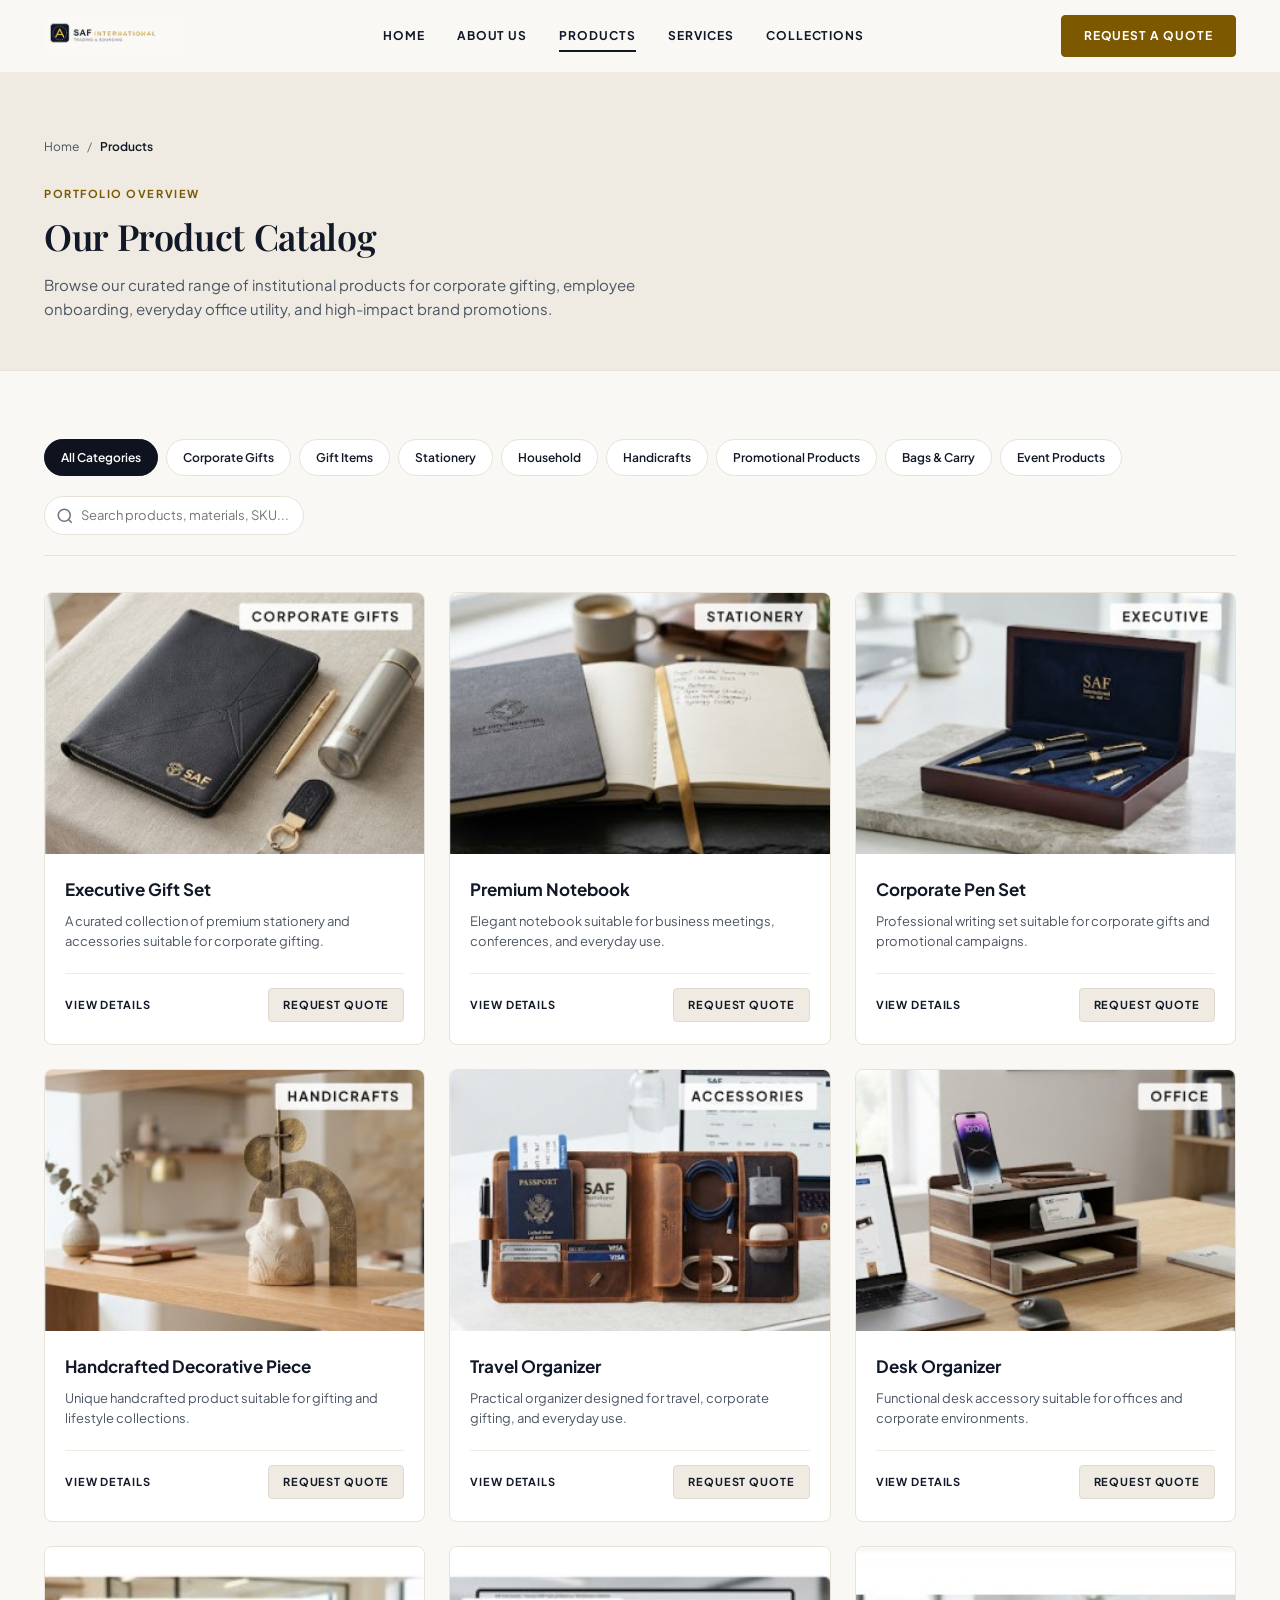
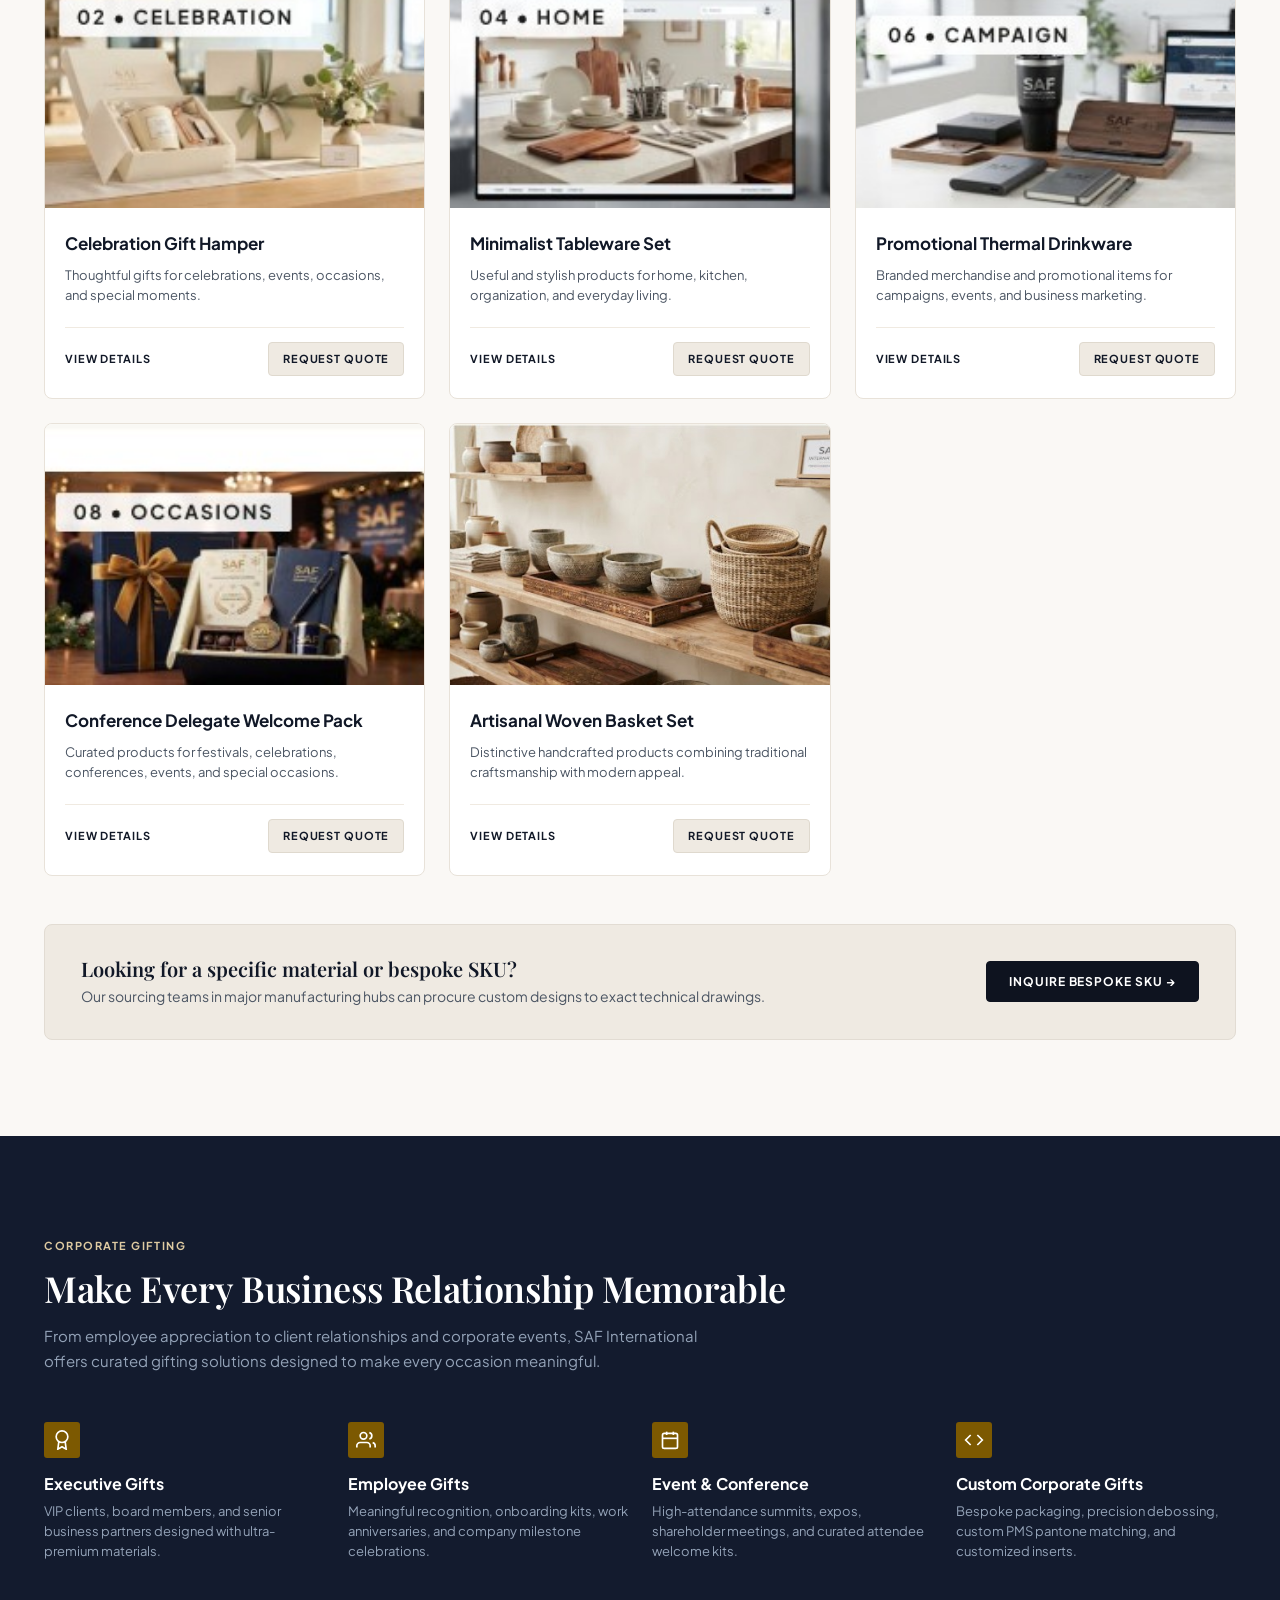
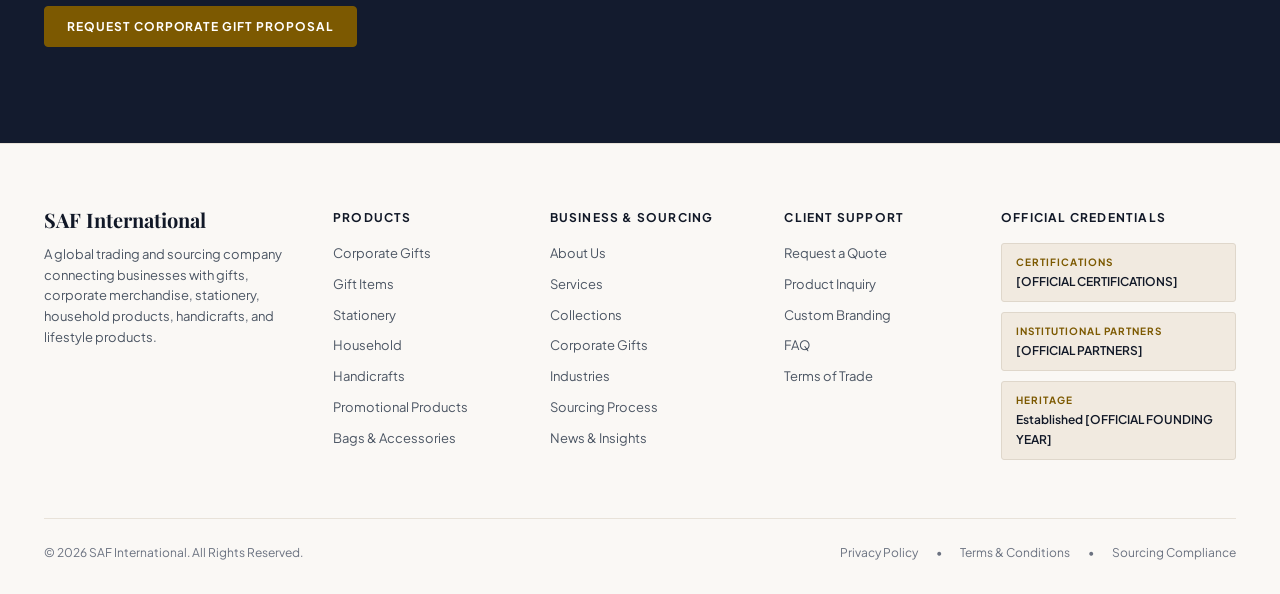
<file: products.html>
<!DOCTYPE html>
<html lang="en">
<head>
  <meta charset="UTF-8">
  <meta name="viewport" content="width=device-width, initial-scale=1.0">
  <title>Product Catalog — SAF International Trading & Sourcing</title>
  <meta name="description" content="Explore SAF International's complete portfolio across Corporate Gifts, Stationery, Household, Handicrafts, Bags & Accessories, and Event Merchandise.">
  
  <!-- Google Fonts: Playfair Display & Plus Jakarta Sans -->
  <link rel="preconnect" href="https://fonts.googleapis.com">
  <link rel="preconnect" href="https://fonts.gstatic.com" crossorigin>
  <link href="https://fonts.googleapis.com/css2?family=Playfair+Display:ital,wght@0,400;0,500;0,600;0,700;1,400;1,600&family=Plus+Jakarta+Sans:wght@300;400;500;600;700&display=swap" rel="stylesheet">
  
  <!-- Stylesheets -->
  <link rel="stylesheet" href="assets/css/variables.css">
  <link rel="stylesheet" href="assets/css/base.css">
  <link rel="stylesheet" href="assets/css/components.css">
  <link rel="stylesheet" href="assets/css/pages.css">
</head>
<body>

  <!-- Site Header -->
  <header class="site-header">
    <div class="container header-inner">
      <a href="index.html" class="brand-logo" aria-label="SAF International Homepage">
        <img src="assets/images/logo.png" alt="SAF International Trading & Sourcing" height="38">
      </a>

      <nav class="nav-menu" aria-label="Main Navigation">
        <a href="index.html" class="nav-link">Home</a>
        <a href="about.html" class="nav-link">About Us</a>
        <a href="products.html" class="nav-link active">Products</a>
        <a href="services.html" class="nav-link">Services</a>
        <a href="collections.html" class="nav-link">Collections</a>
      </nav>

      <div class="header-actions">
        <button class="btn btn-gold" onclick="Modal.openQuote()">Request a Quote</button>
        <button class="mobile-toggle" aria-label="Open Mobile Menu" onclick="document.getElementById('mobile-nav-drawer').classList.toggle('active')">
          &#9776;
        </button>
      </div>
    </div>
  </header>

  <!-- Mobile Drawer -->
  <div id="mobile-nav-drawer" style="display: none; position: fixed; top: 72px; left: 0; width: 100%; background: #FAF8F5; border-bottom: 1px solid var(--color-border); padding: 24px; z-index: 999; flex-direction: column; gap: 16px;">
    <a href="index.html" class="nav-link">Home</a>
    <a href="about.html" class="nav-link">About Us</a>
    <a href="products.html" class="nav-link active">Products</a>
    <a href="services.html" class="nav-link">Services</a>
    <a href="collections.html" class="nav-link">Collections</a>
    <button class="btn btn-gold" onclick="Modal.openQuote()" style="margin-top: 10px;">Request a Quote</button>
  </div>

  <main>
    <!-- Page Header Banner -->
    <section class="page-header-banner">
      <div class="container">
        <nav class="breadcrumbs">
          <a href="index.html">Home</a>
          <span>/</span>
          <span class="current">Products</span>
        </nav>
        <div class="eyebrow">PORTFOLIO OVERVIEW</div>
        <h1 class="section-headline">Our Product Catalog</h1>
        <p class="section-desc">
          Browse our curated range of institutional products for corporate gifting, employee onboarding, everyday office utility, and high-impact brand promotions.
        </p>
      </div>
    </section>

    <!-- Catalog Content -->
    <section class="section" style="padding-top: 0;">
      <div class="container">
        <!-- Filter and Search Bar -->
        <div class="catalog-filter-bar">
          <div class="filter-pills-list">
            <button class="filter-pill-btn active" data-cat="all">All Categories</button>
            <button class="filter-pill-btn" data-cat="corporate-gifts">Corporate Gifts</button>
            <button class="filter-pill-btn" data-cat="gift-items">Gift Items</button>
            <button class="filter-pill-btn" data-cat="stationery">Stationery</button>
            <button class="filter-pill-btn" data-cat="household">Household</button>
            <button class="filter-pill-btn" data-cat="handicrafts">Handicrafts</button>
            <button class="filter-pill-btn" data-cat="promotional-products">Promotional Products</button>
            <button class="filter-pill-btn" data-cat="bags-accessories">Bags &amp; Carry</button>
            <button class="filter-pill-btn" data-cat="event-products">Event Products</button>
          </div>

          <div class="catalog-search-box">
            <svg width="18" height="18" viewBox="0 0 24 24" fill="none" stroke="currentColor" stroke-width="2">
              <circle cx="11" cy="11" r="8"></circle>
              <line x1="21" y1="21" x2="16.65" y2="16.65"></line>
            </svg>
            <input type="text" id="catalog-search-input" placeholder="Search products, materials, SKU...">
          </div>
        </div>

        <!-- Products Grid -->
        <div class="product-grid" id="catalog-products-grid">
          <!-- Rendered dynamically by app.js -->
        </div>

        <!-- Callout Banner -->
        <div class="callout-box">
          <div>
            <h3 class="callout-title">Looking for a specific material or bespoke SKU?</h3>
            <p class="callout-desc">Our sourcing teams in major manufacturing hubs can procure custom designs to exact technical drawings.</p>
          </div>
          <div>
            <button class="btn btn-dark" onclick="Modal.openQuote('Bespoke Custom Sourcing Inquiry', 'Custom SKU')">
              Inquire Bespoke SKU &rarr;
            </button>
          </div>
        </div>
      </div>
    </section>

    <!-- Dark Corporate Gifting Banner -->
    <section class="section dark-section">
      <div class="container">
        <div class="eyebrow">CORPORATE GIFTING</div>
        <h2 class="section-headline">Make Every Business Relationship Memorable</h2>
        <p class="section-desc">
          From employee appreciation to client relationships and corporate events, SAF International offers curated gifting solutions designed to make every occasion meaningful.
        </p>

        <div class="dark-feature-grid">
          <div class="dark-feature-card">
            <div class="dark-feature-icon">
              <svg width="20" height="20" viewBox="0 0 24 24" fill="none" stroke="currentColor" stroke-width="2">
                <circle cx="12" cy="8" r="7"></circle>
                <polyline points="8.21 13.89 7 23 12 20 17 23 15.79 13.88"></polyline>
              </svg>
            </div>
            <h3 class="dark-feature-title">Executive Gifts</h3>
            <p class="dark-feature-desc">VIP clients, board members, and senior business partners designed with ultra-premium materials.</p>
          </div>

          <div class="dark-feature-card">
            <div class="dark-feature-icon">
              <svg width="20" height="20" viewBox="0 0 24 24" fill="none" stroke="currentColor" stroke-width="2">
                <path d="M17 21v-2a4 4 0 0 0-4-4H5a4 4 0 0 0-4 4v2"></path>
                <circle cx="9" cy="7" r="4"></circle>
                <path d="M23 21v-2a4 4 0 0 0-3-3.87"></path>
                <path d="M16 3.13a4 4 0 0 1 0 7.75"></path>
              </svg>
            </div>
            <h3 class="dark-feature-title">Employee Gifts</h3>
            <p class="dark-feature-desc">Meaningful recognition, onboarding kits, work anniversaries, and company milestone celebrations.</p>
          </div>

          <div class="dark-feature-card">
            <div class="dark-feature-icon">
              <svg width="20" height="20" viewBox="0 0 24 24" fill="none" stroke="currentColor" stroke-width="2">
                <rect x="3" y="4" width="18" height="18" rx="2" ry="2"></rect>
                <line x1="16" y1="2" x2="16" y2="6"></line>
                <line x1="8" y1="2" x2="8" y2="6"></line>
                <line x1="3" y1="10" x2="21" y2="10"></line>
              </svg>
            </div>
            <h3 class="dark-feature-title">Event &amp; Conference</h3>
            <p class="dark-feature-desc">High-attendance summits, expos, shareholder meetings, and curated attendee welcome kits.</p>
          </div>

          <div class="dark-feature-card">
            <div class="dark-feature-icon">
              <svg width="20" height="20" viewBox="0 0 24 24" fill="none" stroke="currentColor" stroke-width="2">
                <polyline points="16 18 22 12 16 6"></polyline>
                <polyline points="8 6 2 12 8 18"></polyline>
              </svg>
            </div>
            <h3 class="dark-feature-title">Custom Corporate Gifts</h3>
            <p class="dark-feature-desc">Bespoke packaging, precision debossing, custom PMS pantone matching, and customized inserts.</p>
          </div>
        </div>

        <div class="dark-section-actions">
          <button class="btn btn-gold" onclick="Modal.openQuote('Corporate Gift Proposal', 'Corporate Gifting')">
            Request Corporate Gift Proposal
          </button>
        </div>
      </div>
    </section>
  </main>

  <!-- Site Footer -->
  <footer class="site-footer">
    <div class="container">
      <div class="footer-top-grid">
        <div>
          <h4 class="font-serif" style="font-size: 1.25rem; font-weight: 700; color: var(--color-text-title); margin-bottom: 12px;">
            SAF International
          </h4>
          <p style="line-height: 1.6; color: var(--color-text-body); max-width: 260px;">
            A global trading and sourcing company connecting businesses with gifts, corporate merchandise, stationery, household products, handicrafts, and lifestyle products.
          </p>
        </div>

        <div>
          <div class="footer-col-title">PRODUCTS</div>
          <ul class="footer-links-list">
            <li><a href="products.html?category=corporate-gifts">Corporate Gifts</a></li>
            <li><a href="products.html?category=gift-items">Gift Items</a></li>
            <li><a href="products.html?category=stationery">Stationery</a></li>
            <li><a href="products.html?category=household">Household</a></li>
            <li><a href="products.html?category=handicrafts">Handicrafts</a></li>
            <li><a href="products.html?category=promotional-products">Promotional Products</a></li>
            <li><a href="products.html?category=bags-accessories">Bags &amp; Accessories</a></li>
          </ul>
        </div>

        <div>
          <div class="footer-col-title">BUSINESS &amp; SOURCING</div>
          <ul class="footer-links-list">
            <li><a href="about.html">About Us</a></li>
            <li><a href="services.html">Services</a></li>
            <li><a href="collections.html">Collections</a></li>
            <li><a href="products.html?category=corporate-gifts">Corporate Gifts</a></li>
            <li><a href="services.html#industries">Industries</a></li>
            <li><a href="services.html#process">Sourcing Process</a></li>
            <li><a href="about.html#news">News &amp; Insights</a></li>
          </ul>
        </div>

        <div>
          <div class="footer-col-title">CLIENT SUPPORT</div>
          <ul class="footer-links-list">
            <li><a href="quote.html">Request a Quote</a></li>
            <li><a href="quote.html#inquiry">Product Inquiry</a></li>
            <li><a href="services.html#branding">Custom Branding</a></li>
            <li><a href="about.html#faq">FAQ</a></li>
            <li><a href="services.html#terms">Terms of Trade</a></li>
          </ul>
        </div>

        <div>
          <div class="footer-col-title">OFFICIAL CREDENTIALS</div>
          <div class="footer-credential-box">
            <div class="footer-credential-label">CERTIFICATIONS</div>
            <div class="footer-credential-val">[OFFICIAL CERTIFICATIONS]</div>
          </div>
          <div class="footer-credential-box">
            <div class="footer-credential-label">INSTITUTIONAL PARTNERS</div>
            <div class="footer-credential-val">[OFFICIAL PARTNERS]</div>
          </div>
          <div class="footer-credential-box">
            <div class="footer-credential-label">HERITAGE</div>
            <div class="footer-credential-val">Established [OFFICIAL FOUNDING YEAR]</div>
          </div>
        </div>
      </div>

      <div class="footer-bottom-bar">
        <div>&copy; 2026 SAF International. All Rights Reserved.</div>
        <div class="footer-bottom-links">
          <a href="#">Privacy Policy</a>
          <span>&bull;</span>
          <a href="#">Terms &amp; Conditions</a>
          <span>&bull;</span>
          <a href="#">Sourcing Compliance</a>
        </div>
      </div>
    </div>
  </footer>

  <!-- Quote Modal -->
  <div id="quote-modal-overlay" class="modal-overlay">
    <div class="modal-container">
      <div class="modal-header">
        <h3 class="modal-title">Request Formal Quotation</h3>
        <button class="modal-close-btn" onclick="Modal.closeQuote()" aria-label="Close dialog">&times;</button>
      </div>
      <div class="modal-body">
        <form id="quote-modal-form" onsubmit="Modal.handleQuoteSubmit(event)">
          <div class="form-row">
            <div class="form-group">
              <label class="form-label" for="quote-name">Your Full Name *</label>
              <input type="text" id="quote-name" name="name" class="form-input" required placeholder="e.g. Eleanor Vance">
            </div>
            <div class="form-group">
              <label class="form-label" for="quote-company">Company / Organization *</label>
              <input type="text" id="quote-company" name="company" class="form-input" required placeholder="e.g. Apex Global Group">
            </div>
          </div>
          <div class="form-row">
            <div class="form-group">
              <label class="form-label" for="quote-email">Work Email *</label>
              <input type="email" id="quote-email" name="email" class="form-input" required placeholder="procurement@company.com">
            </div>
            <div class="form-group">
              <label class="form-label" for="quote-phone">Direct Phone / WhatsApp</label>
              <input type="tel" id="quote-phone" name="phone" class="form-input" placeholder="+1 (555) 019-2834">
            </div>
          </div>
          <div class="form-row">
            <div class="form-group">
              <label class="form-label" for="quote-category-input">Product Category</label>
              <input type="text" id="quote-category-input" name="category" class="form-input">
            </div>
            <div class="form-group">
              <label class="form-label" for="quote-product-input">Product / SKU</label>
              <input type="text" id="quote-product-input" name="product" class="form-input">
            </div>
          </div>
          <div class="form-row">
            <div class="form-group">
              <label class="form-label" for="quote-quantity">Estimated Quantity (Units) *</label>
              <select id="quote-quantity" name="quantity" class="form-select" required>
                <option value="100-250">100 – 250 Units</option>
                <option value="250-500">250 – 500 Units</option>
                <option value="500-1000">500 – 1,000 Units</option>
                <option value="1000-5000">1,000 – 5,000 Units</option>
                <option value="5000+">5,000+ Units (Container Load)</option>
              </select>
            </div>
            <div class="form-group">
              <label class="form-label" for="quote-delivery">Target Delivery Timeline</label>
              <select id="quote-delivery" name="delivery" class="form-select">
                <option value="standard">Standard Production (10–14 Days)</option>
                <option value="urgent">Express Expedited (7 Days)</option>
                <option value="planned">Future Fiscal Year / Event Date</option>
              </select>
            </div>
          </div>
          <div class="form-group">
            <label class="form-label" for="quote-notes">Customization &amp; Specification Notes</label>
            <textarea id="quote-notes" name="notes" rows="3" class="form-textarea" placeholder="Detail any specific branding techniques, packaging requirements, or delivery locations..."></textarea>
          </div>
          <div style="display: flex; justify-content: flex-end; gap: 12px; margin-top: 24px;">
            <button type="button" class="btn btn-outline-gold" onclick="Modal.closeQuote()">Cancel</button>
            <button type="submit" class="btn btn-gold">Submit RFQ to Trade Desk &rarr;</button>
          </div>
        </form>
      </div>
    </div>
  </div>

  <script src="assets/js/data.js"></script>
  <script src="assets/js/modal.js"></script>
  <script src="assets/js/app.js"></script>
</body>
</html>
</file>
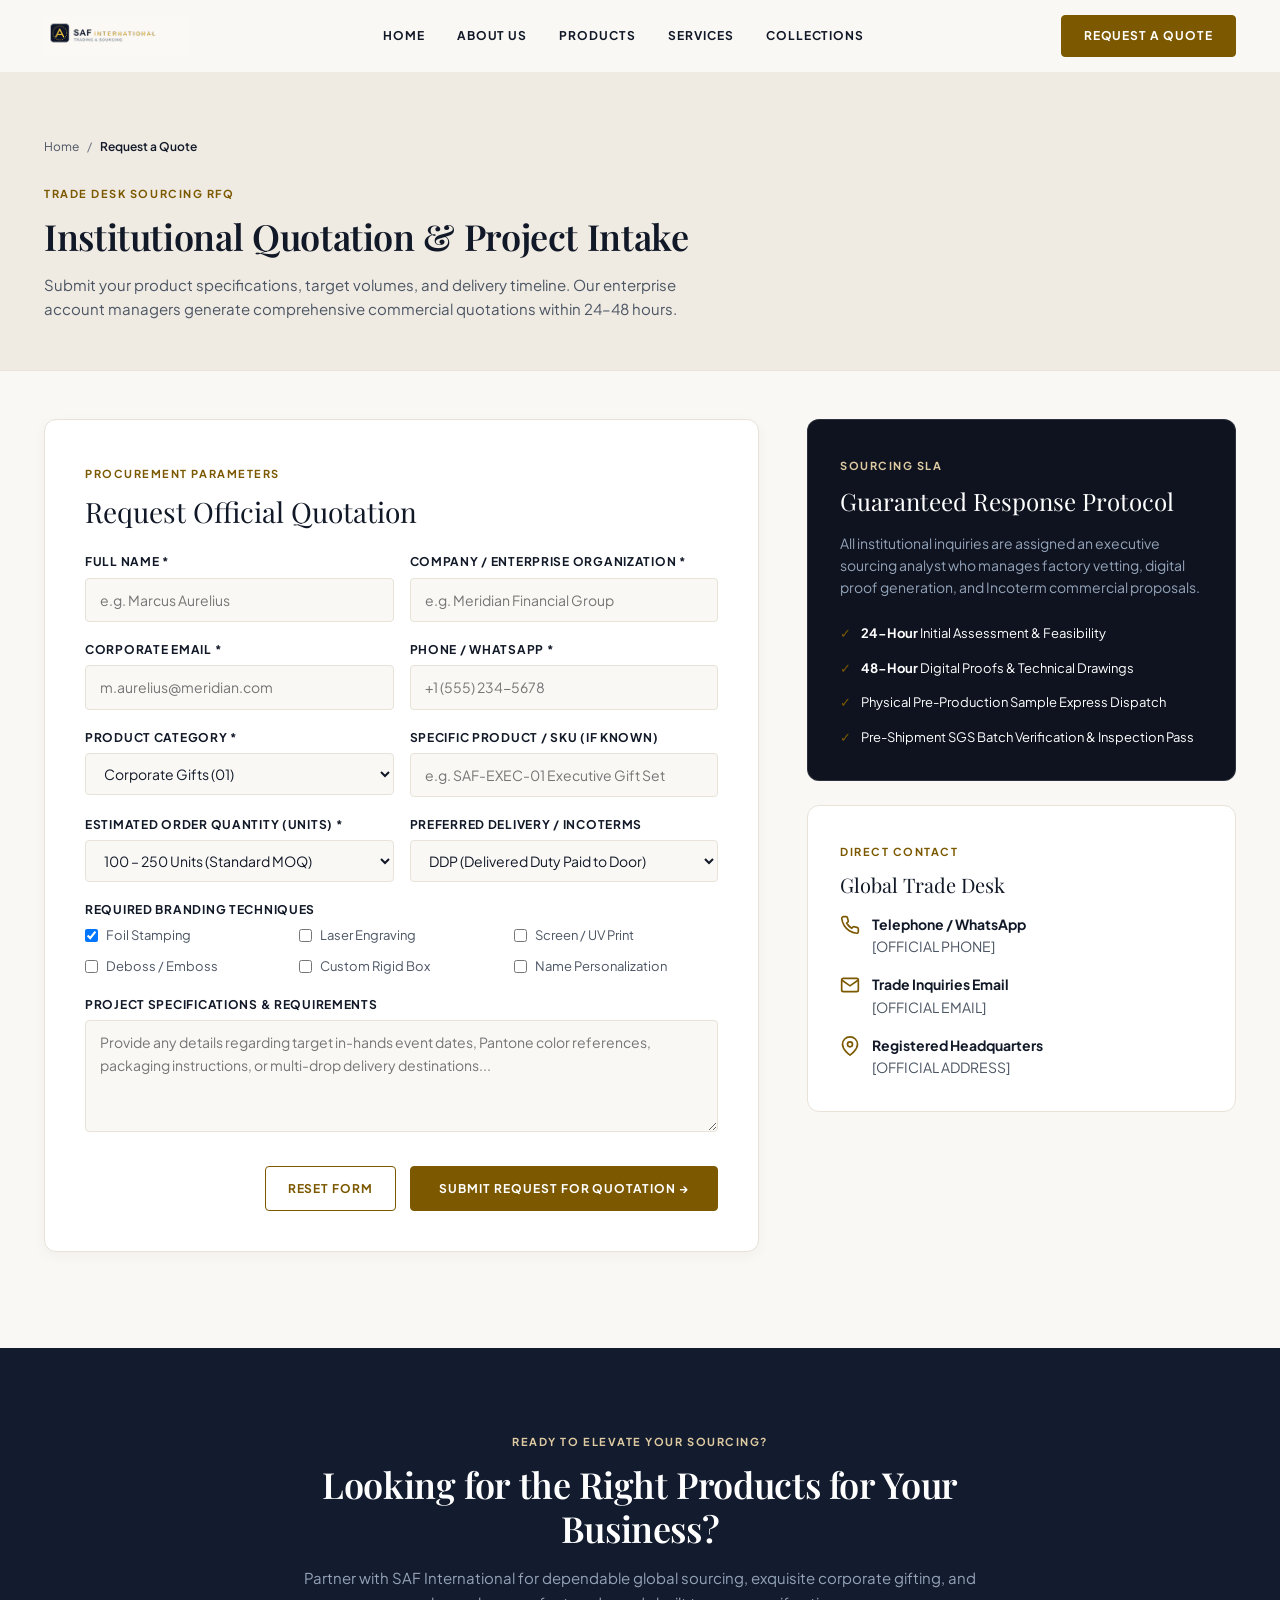
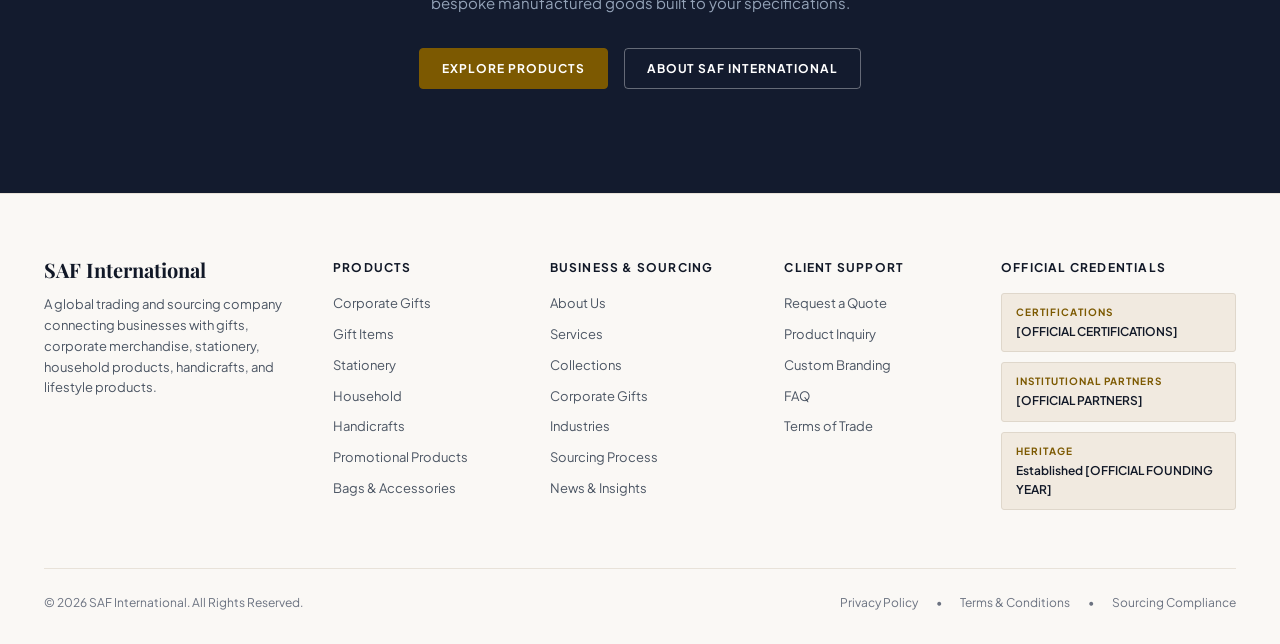
<file: quote.html>
<!DOCTYPE html>
<html lang="en">
<head>
  <meta charset="UTF-8">
  <meta name="viewport" content="width=device-width, initial-scale=1.0">
  <title>Request a Quote — SAF International Trading & Sourcing</title>
  <meta name="description" content="Submit a formal Request for Quotation (RFQ) to SAF International Trade Desk. Fast turnarounds, verified pricing, and bilateral trade compliance.">
  
  <!-- Google Fonts: Playfair Display & Plus Jakarta Sans -->
  <link rel="preconnect" href="https://fonts.googleapis.com">
  <link rel="preconnect" href="https://fonts.gstatic.com" crossorigin>
  <link href="https://fonts.googleapis.com/css2?family=Playfair+Display:ital,wght@0,400;0,500;0,600;0,700;1,400;1,600&family=Plus+Jakarta+Sans:wght@300;400;500;600;700&display=swap" rel="stylesheet">
  
  <!-- Stylesheets -->
  <link rel="stylesheet" href="assets/css/variables.css">
  <link rel="stylesheet" href="assets/css/base.css">
  <link rel="stylesheet" href="assets/css/components.css">
  <link rel="stylesheet" href="assets/css/pages.css">
</head>
<body>

  <!-- Site Header -->
  <header class="site-header">
    <div class="container header-inner">
      <a href="index.html" class="brand-logo" aria-label="SAF International Homepage">
        <img src="assets/images/logo.png" alt="SAF International Trading & Sourcing" height="38">
      </a>

      <nav class="nav-menu" aria-label="Main Navigation">
        <a href="index.html" class="nav-link">Home</a>
        <a href="about.html" class="nav-link">About Us</a>
        <a href="products.html" class="nav-link">Products</a>
        <a href="services.html" class="nav-link">Services</a>
        <a href="collections.html" class="nav-link">Collections</a>
      </nav>

      <div class="header-actions">
        <a href="quote.html" class="btn btn-gold">Request a Quote</a>
        <button class="mobile-toggle" aria-label="Open Mobile Menu" onclick="document.getElementById('mobile-nav-drawer').classList.toggle('active')">
          &#9776;
        </button>
      </div>
    </div>
  </header>

  <!-- Mobile Drawer -->
  <div id="mobile-nav-drawer" style="display: none; position: fixed; top: 72px; left: 0; width: 100%; background: #FAF8F5; border-bottom: 1px solid var(--color-border); padding: 24px; z-index: 999; flex-direction: column; gap: 16px;">
    <a href="index.html" class="nav-link">Home</a>
    <a href="about.html" class="nav-link">About Us</a>
    <a href="products.html" class="nav-link">Products</a>
    <a href="services.html" class="nav-link">Services</a>
    <a href="collections.html" class="nav-link">Collections</a>
    <a href="quote.html" class="btn btn-gold" style="margin-top: 10px;">Request a Quote</a>
  </div>

  <main>
    <!-- Header Banner -->
    <section class="page-header-banner">
      <div class="container">
        <nav class="breadcrumbs">
          <a href="index.html">Home</a>
          <span>/</span>
          <span class="current">Request a Quote</span>
        </nav>
        <div class="eyebrow">TRADE DESK SOURCING RFQ</div>
        <h1 class="section-headline">Institutional Quotation &amp; Project Intake</h1>
        <p class="section-desc">
          Submit your product specifications, target volumes, and delivery timeline. Our enterprise account managers generate comprehensive commercial quotations within 24–48 hours.
        </p>
      </div>
    </section>

    <!-- RFQ Form & Trade Desk Info Grid -->
    <section class="section" style="padding-top: 0;">
      <div class="container">
        <div style="display: grid; grid-template-columns: 1.25fr 0.75fr; gap: 48px; align-items: start;">
          
          <!-- Left: Comprehensive RFQ Form -->
          <div style="background: #FFFFFF; border: 1px solid var(--color-border); border-radius: var(--radius-lg); padding: 40px; box-shadow: var(--shadow-card);">
            <div class="eyebrow">PROCUREMENT PARAMETERS</div>
            <h2 class="font-serif" style="font-size: 1.75rem; color: var(--color-text-title); margin-bottom: 24px;">
              Request Official Quotation
            </h2>

            <form onsubmit="Modal.handleQuoteSubmit(event)">
              <div class="form-row">
                <div class="form-group">
                  <label class="form-label" for="full-name">Full Name *</label>
                  <input type="text" id="full-name" name="name" class="form-input" required placeholder="e.g. Marcus Aurelius">
                </div>
                <div class="form-group">
                  <label class="form-label" for="company-org">Company / Enterprise Organization *</label>
                  <input type="text" id="company-org" name="company" class="form-input" required placeholder="e.g. Meridian Financial Group">
                </div>
              </div>

              <div class="form-row">
                <div class="form-group">
                  <label class="form-label" for="work-email">Corporate Email *</label>
                  <input type="email" id="work-email" name="email" class="form-input" required placeholder="m.aurelius@meridian.com">
                </div>
                <div class="form-group">
                  <label class="form-label" for="work-phone">Phone / WhatsApp *</label>
                  <input type="tel" id="work-phone" name="phone" class="form-input" required placeholder="+1 (555) 234-5678">
                </div>
              </div>

              <div class="form-row">
                <div class="form-group">
                  <label class="form-label" for="category-select">Product Category *</label>
                  <select id="category-select" class="form-select" required>
                    <option value="corporate-gifts">Corporate Gifts (01)</option>
                    <option value="gift-items">Gift Items (02)</option>
                    <option value="stationery">Stationery (03)</option>
                    <option value="household">Household (04)</option>
                    <option value="handicrafts">Handicrafts (05)</option>
                    <option value="promotional-products">Promotional Products (06)</option>
                    <option value="bags-accessories">Bags &amp; Accessories (07)</option>
                    <option value="event-products">Event Products (08)</option>
                    <option value="bespoke">Bespoke SKU / Custom Manufacture</option>
                  </select>
                </div>

                <div class="form-group">
                  <label class="form-label" for="product-sku">Specific Product / SKU (If Known)</label>
                  <input type="text" id="product-sku" name="product" class="form-input" placeholder="e.g. SAF-EXEC-01 Executive Gift Set">
                </div>
              </div>

              <div class="form-row">
                <div class="form-group">
                  <label class="form-label" for="order-quantity">Estimated Order Quantity (Units) *</label>
                  <select id="order-quantity" name="quantity" class="form-select" required>
                    <option value="100-250">100 – 250 Units (Standard MOQ)</option>
                    <option value="250-500">250 – 500 Units (-8% Tier)</option>
                    <option value="500-1000">500 – 1,000 Units (-12% Tier)</option>
                    <option value="1000-5000">1,000 – 5,000 Units (Pallet Volume)</option>
                    <option value="5000+">5,000+ Units (Full Container FCL)</option>
                  </select>
                </div>

                <div class="form-group">
                  <label class="form-label" for="incoterms-select">Preferred Delivery / Incoterms</label>
                  <select id="incoterms-select" class="form-select">
                    <option value="ddp">DDP (Delivered Duty Paid to Door)</option>
                    <option value="fob">FOB (Freight On Board)</option>
                    <option value="cif">CIF (Cost, Insurance &amp; Freight)</option>
                    <option value="exw">EXW (Ex Works Factory)</option>
                  </select>
                </div>
              </div>

              <div class="form-group">
                <label class="form-label">Required Branding Techniques</label>
                <div style="display: grid; grid-template-columns: repeat(3, 1fr); gap: 10px; margin-top: 6px;">
                  <label style="font-size: 0.8125rem; display: flex; align-items: center; gap: 8px;">
                    <input type="checkbox" name="tech" value="foil" checked> Foil Stamping
                  </label>
                  <label style="font-size: 0.8125rem; display: flex; align-items: center; gap: 8px;">
                    <input type="checkbox" name="tech" value="laser"> Laser Engraving
                  </label>
                  <label style="font-size: 0.8125rem; display: flex; align-items: center; gap: 8px;">
                    <input type="checkbox" name="tech" value="screen"> Screen / UV Print
                  </label>
                  <label style="font-size: 0.8125rem; display: flex; align-items: center; gap: 8px;">
                    <input type="checkbox" name="tech" value="emboss"> Deboss / Emboss
                  </label>
                  <label style="font-size: 0.8125rem; display: flex; align-items: center; gap: 8px;">
                    <input type="checkbox" name="tech" value="box"> Custom Rigid Box
                  </label>
                  <label style="font-size: 0.8125rem; display: flex; align-items: center; gap: 8px;">
                    <input type="checkbox" name="tech" value="individual"> Name Personalization
                  </label>
                </div>
              </div>

              <div class="form-group">
                <label class="form-label" for="project-notes">Project Specifications &amp; Requirements</label>
                <textarea id="project-notes" name="notes" rows="4" class="form-textarea" placeholder="Provide any details regarding target in-hands event dates, Pantone color references, packaging instructions, or multi-drop delivery destinations..."></textarea>
              </div>

              <div style="display: flex; justify-content: flex-end; gap: 14px; margin-top: 28px;">
                <button type="reset" class="btn btn-outline-gold">Reset Form</button>
                <button type="submit" class="btn btn-gold" style="padding: 12px 28px;">
                  Submit Request for Quotation &rarr;
                </button>
              </div>
            </form>
          </div>

          <!-- Right: Trade Desk Credentials & Contact Info -->
          <div>
            <!-- Dossier Card -->
            <div style="background-color: #0E131F; color: #FFFFFF; border-radius: var(--radius-lg); padding: 32px; border: 1px solid rgba(255, 255, 255, 0.12); margin-bottom: 24px;">
              <div class="eyebrow eyebrow-light">SOURCING SLA</div>
              <h3 class="font-serif" style="font-size: 1.5rem; color: #FFFFFF; margin-bottom: 16px;">
                Guaranteed Response Protocol
              </h3>
              <p style="font-size: 0.875rem; line-height: 1.6; color: #94A3B8; margin-bottom: 24px;">
                All institutional inquiries are assigned an executive sourcing analyst who manages factory vetting, digital proof generation, and Incoterm commercial proposals.
              </p>

              <div style="display: flex; flex-direction: column; gap: 14px; font-size: 0.8125rem;">
                <div style="display: flex; align-items: center; gap: 10px;">
                  <span style="color: var(--color-primary-gold);">&#10003;</span>
                  <span><strong>24-Hour</strong> Initial Assessment &amp; Feasibility</span>
                </div>
                <div style="display: flex; align-items: center; gap: 10px;">
                  <span style="color: var(--color-primary-gold);">&#10003;</span>
                  <span><strong>48-Hour</strong> Digital Proofs &amp; Technical Drawings</span>
                </div>
                <div style="display: flex; align-items: center; gap: 10px;">
                  <span style="color: var(--color-primary-gold);">&#10003;</span>
                  <span>Physical Pre-Production Sample Express Dispatch</span>
                </div>
                <div style="display: flex; align-items: center; gap: 10px;">
                  <span style="color: var(--color-primary-gold);">&#10003;</span>
                  <span>Pre-Shipment SGS Batch Verification &amp; Inspection Pass</span>
                </div>
              </div>
            </div>

            <!-- Direct Contact Card -->
            <div style="background: #FFFFFF; border: 1px solid var(--color-border); border-radius: var(--radius-lg); padding: 32px;">
              <div class="eyebrow">DIRECT CONTACT</div>
              <h4 class="font-serif" style="font-size: 1.25rem; color: var(--color-text-title); margin-bottom: 16px;">
                Global Trade Desk
              </h4>

              <div style="display: flex; flex-direction: column; gap: 16px; font-size: 0.875rem; color: var(--color-text-body);">
                <div style="display: flex; align-items: flex-start; gap: 12px;">
                  <svg width="20" height="20" viewBox="0 0 24 24" fill="none" stroke="currentColor" stroke-width="2" style="color: var(--color-primary-gold); margin-top: 2px;">
                    <path d="M22 16.92v3a2 2 0 0 1-2.18 2 19.79 19.79 0 0 1-8.63-3.07 19.5 19.5 0 0 1-6-6 19.79 19.79 0 0 1-3.07-8.67A2 2 0 0 1 4.11 2h3a2 2 0 0 1 2 1.72 12.84 12.84 0 0 0 .7 2.81 2 2 0 0 1-.45 2.11L8.09 9.91a16 16 0 0 0 6 6l1.27-1.27a2 2 0 0 1 2.11-.45 12.84 12.84 0 0 0 2.81.7A2 2 0 0 1 22 16.92z"></path>
                  </svg>
                  <div>
                    <div style="font-weight: 700; color: var(--color-text-title);">Telephone / WhatsApp</div>
                    <div>[OFFICIAL PHONE]</div>
                  </div>
                </div>

                <div style="display: flex; align-items: flex-start; gap: 12px;">
                  <svg width="20" height="20" viewBox="0 0 24 24" fill="none" stroke="currentColor" stroke-width="2" style="color: var(--color-primary-gold); margin-top: 2px;">
                    <path d="M4 4h16c1.1 0 2 .9 2 2v12c0 1.1-.9 2-2 2H4c-1.1 0-2-.9-2-2V6c0-1.1.9-2 2-2z"></path>
                    <polyline points="22,6 12,13 2,6"></polyline>
                  </svg>
                  <div>
                    <div style="font-weight: 700; color: var(--color-text-title);">Trade Inquiries Email</div>
                    <div>[OFFICIAL EMAIL]</div>
                  </div>
                </div>

                <div style="display: flex; align-items: flex-start; gap: 12px;">
                  <svg width="20" height="20" viewBox="0 0 24 24" fill="none" stroke="currentColor" stroke-width="2" style="color: var(--color-primary-gold); margin-top: 2px;">
                    <path d="M21 10c0 7-9 13-9 13s-9-6-9-13a9 9 0 0 1 18 0z"></path>
                    <circle cx="12" cy="10" r="3"></circle>
                  </svg>
                  <div>
                    <div style="font-weight: 700; color: var(--color-text-title);">Registered Headquarters</div>
                    <div>[OFFICIAL ADDRESS]</div>
                  </div>
                </div>
              </div>
            </div>
          </div>

        </div>
      </div>
    </section>

    <!-- Dark CTA Banner -->
    <section class="cta-banner-section">
      <div class="container cta-banner-content">
        <div class="eyebrow eyebrow-light" style="justify-content: center;">READY TO ELEVATE YOUR SOURCING?</div>
        <h2 class="section-headline text-white" style="margin-bottom: 16px;">
          Looking for the Right Products for Your Business?
        </h2>
        <p class="section-desc" style="margin: 0 auto; color: #94A3B8;">
          Partner with SAF International for dependable global sourcing, exquisite corporate gifting, and bespoke manufactured goods built to your specifications.
        </p>

        <div class="cta-banner-buttons">
          <a href="products.html" class="btn btn-gold">Explore Products</a>
          <a href="about.html" class="btn btn-outline-white">About SAF International</a>
        </div>
      </div>
    </section>
  </main>

  <!-- Site Footer -->
  <footer class="site-footer">
    <div class="container">
      <div class="footer-top-grid">
        <div>
          <h4 class="font-serif" style="font-size: 1.25rem; font-weight: 700; color: var(--color-text-title); margin-bottom: 12px;">
            SAF International
          </h4>
          <p style="line-height: 1.6; color: var(--color-text-body); max-width: 260px;">
            A global trading and sourcing company connecting businesses with gifts, corporate merchandise, stationery, household products, handicrafts, and lifestyle products.
          </p>
        </div>

        <div>
          <div class="footer-col-title">PRODUCTS</div>
          <ul class="footer-links-list">
            <li><a href="products.html?category=corporate-gifts">Corporate Gifts</a></li>
            <li><a href="products.html?category=gift-items">Gift Items</a></li>
            <li><a href="products.html?category=stationery">Stationery</a></li>
            <li><a href="products.html?category=household">Household</a></li>
            <li><a href="products.html?category=handicrafts">Handicrafts</a></li>
            <li><a href="products.html?category=promotional-products">Promotional Products</a></li>
            <li><a href="products.html?category=bags-accessories">Bags &amp; Accessories</a></li>
          </ul>
        </div>

        <div>
          <div class="footer-col-title">BUSINESS &amp; SOURCING</div>
          <ul class="footer-links-list">
            <li><a href="about.html">About Us</a></li>
            <li><a href="services.html">Services</a></li>
            <li><a href="collections.html">Collections</a></li>
            <li><a href="products.html?category=corporate-gifts">Corporate Gifts</a></li>
            <li><a href="services.html#industries">Industries</a></li>
            <li><a href="services.html#process">Sourcing Process</a></li>
            <li><a href="about.html#news">News &amp; Insights</a></li>
          </ul>
        </div>

        <div>
          <div class="footer-col-title">CLIENT SUPPORT</div>
          <ul class="footer-links-list">
            <li><a href="quote.html">Request a Quote</a></li>
            <li><a href="quote.html#inquiry">Product Inquiry</a></li>
            <li><a href="services.html#branding">Custom Branding</a></li>
            <li><a href="about.html#faq">FAQ</a></li>
            <li><a href="services.html#terms">Terms of Trade</a></li>
          </ul>
        </div>

        <div>
          <div class="footer-col-title">OFFICIAL CREDENTIALS</div>
          <div class="footer-credential-box">
            <div class="footer-credential-label">CERTIFICATIONS</div>
            <div class="footer-credential-val">[OFFICIAL CERTIFICATIONS]</div>
          </div>
          <div class="footer-credential-box">
            <div class="footer-credential-label">INSTITUTIONAL PARTNERS</div>
            <div class="footer-credential-val">[OFFICIAL PARTNERS]</div>
          </div>
          <div class="footer-credential-box">
            <div class="footer-credential-label">HERITAGE</div>
            <div class="footer-credential-val">Established [OFFICIAL FOUNDING YEAR]</div>
          </div>
        </div>
      </div>

      <div class="footer-bottom-bar">
        <div>&copy; 2026 SAF International. All Rights Reserved.</div>
        <div class="footer-bottom-links">
          <a href="#">Privacy Policy</a>
          <span>&bull;</span>
          <a href="#">Terms &amp; Conditions</a>
          <span>&bull;</span>
          <a href="#">Sourcing Compliance</a>
        </div>
      </div>
    </div>
  </footer>

  <script src="assets/js/data.js"></script>
  <script src="assets/js/modal.js"></script>
  <script src="assets/js/app.js"></script>
</body>
</html>
</file>
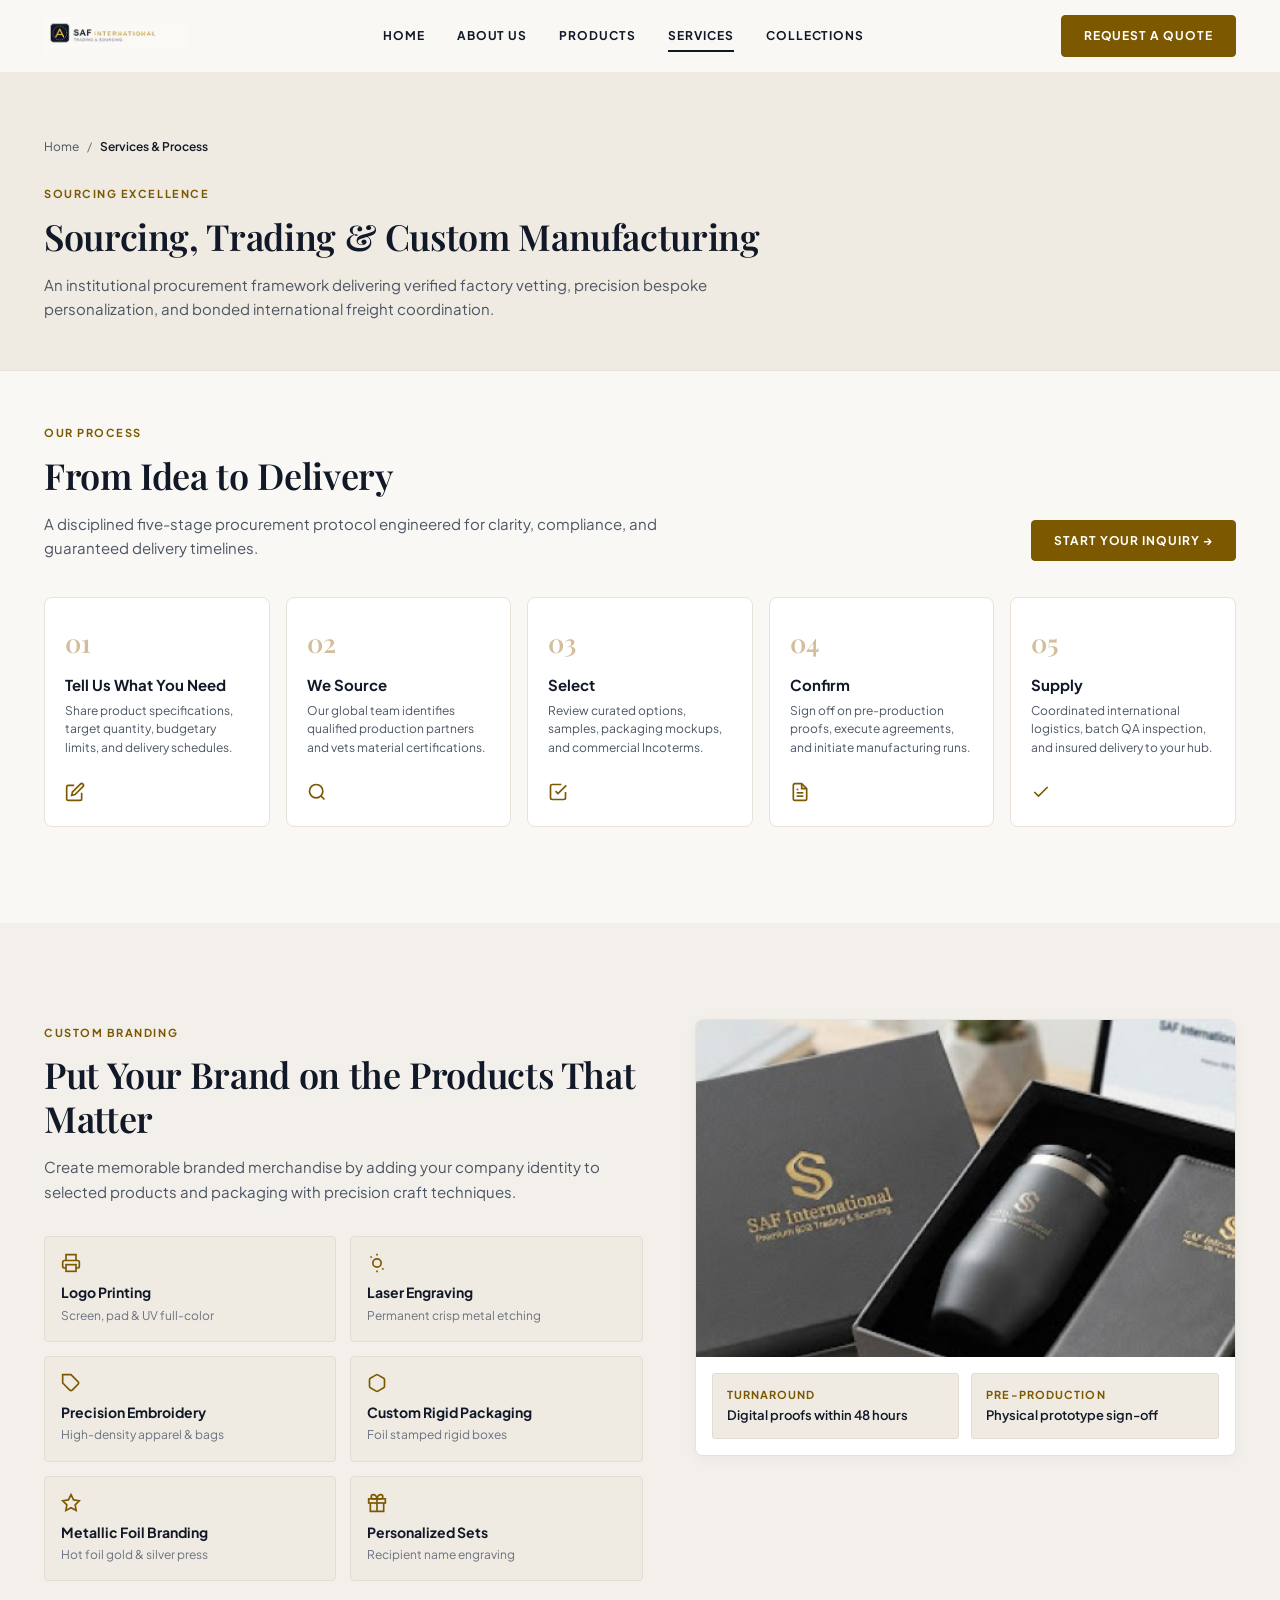
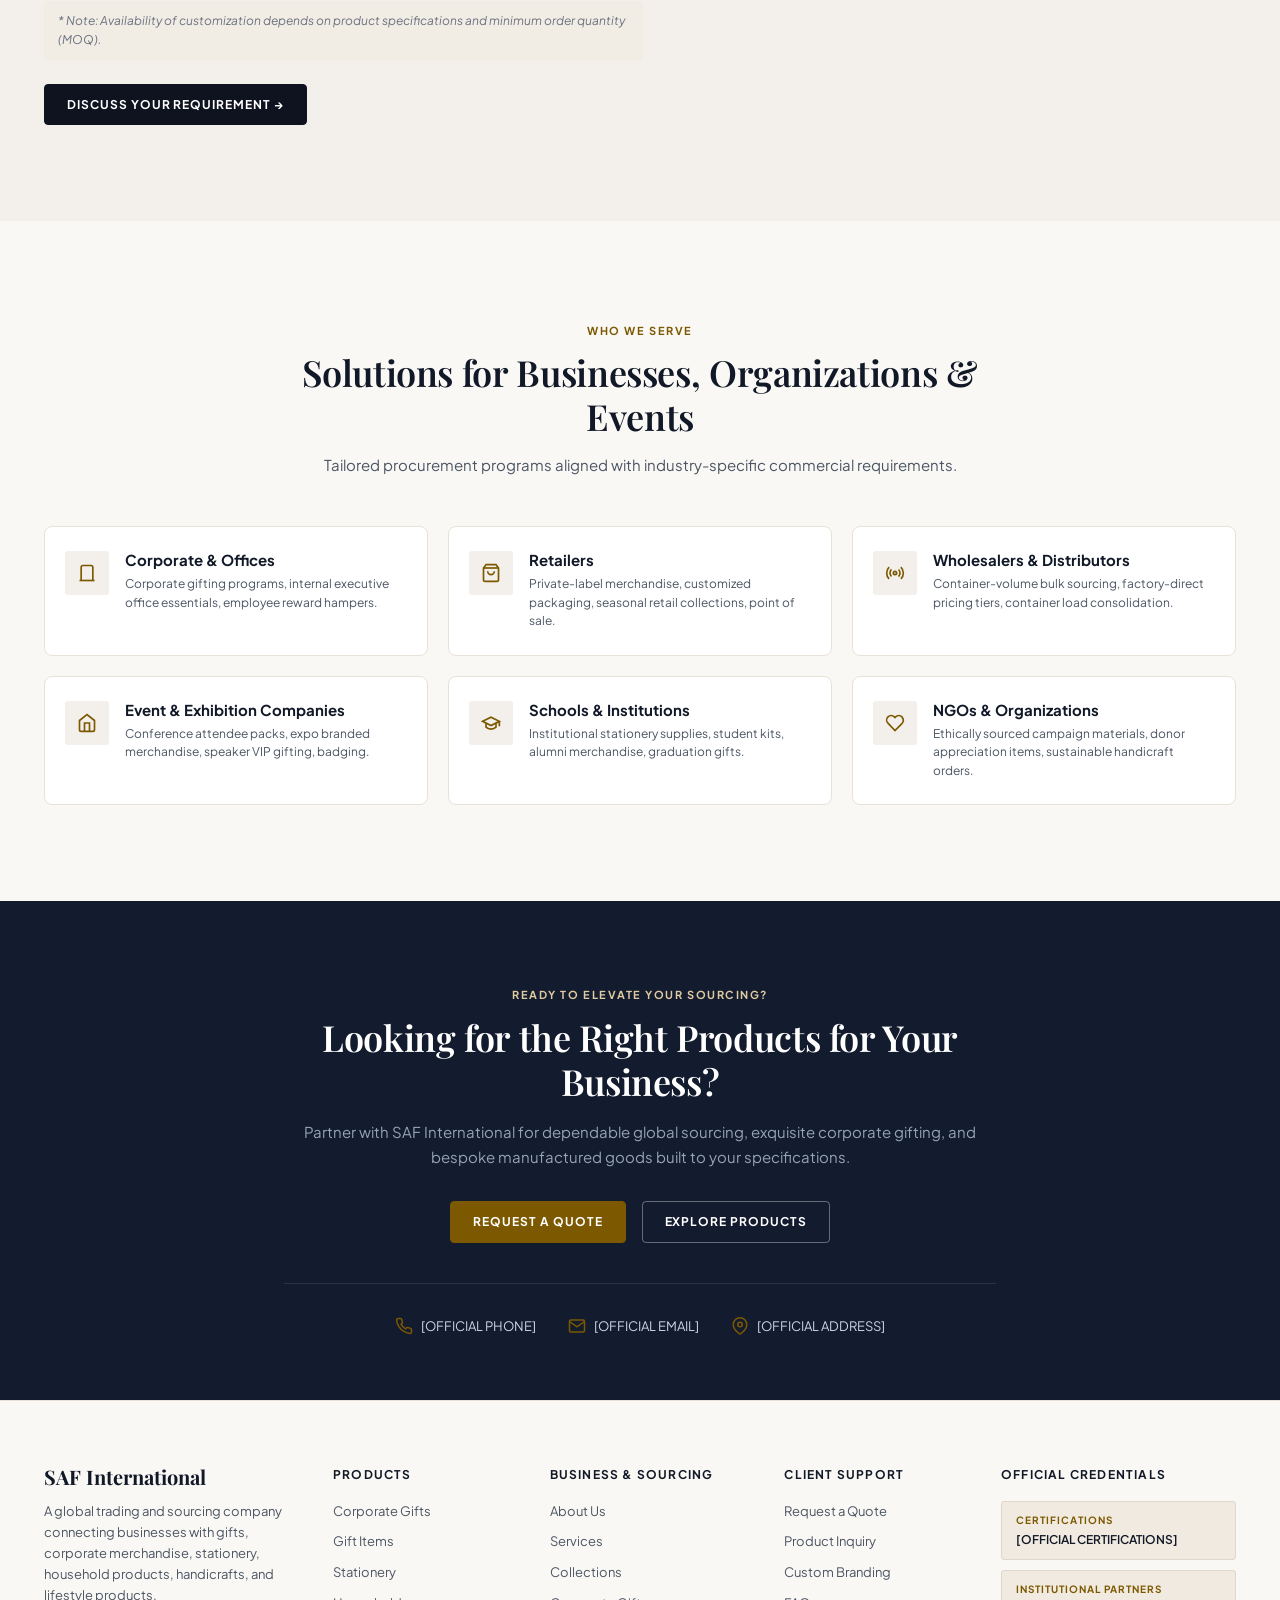
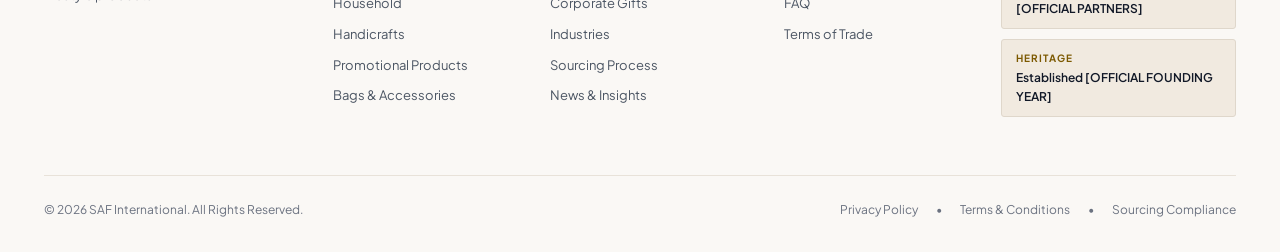
<file: services.html>
<!DOCTYPE html>
<html lang="en">
<head>
  <meta charset="UTF-8">
  <meta name="viewport" content="width=device-width, initial-scale=1.0">
  <title>Services & Sourcing Process — SAF International Trading & Sourcing</title>
  <meta name="description" content="Explore our disciplined 5-stage procurement protocol, bilateral trade execution, SGS verification, and custom branding technologies.">
  
  <!-- Google Fonts: Playfair Display & Plus Jakarta Sans -->
  <link rel="preconnect" href="https://fonts.googleapis.com">
  <link rel="preconnect" href="https://fonts.gstatic.com" crossorigin>
  <link href="https://fonts.googleapis.com/css2?family=Playfair+Display:ital,wght@0,400;0,500;0,600;0,700;1,400;1,600&family=Plus+Jakarta+Sans:wght@300;400;500;600;700&display=swap" rel="stylesheet">
  
  <!-- Stylesheets -->
  <link rel="stylesheet" href="assets/css/variables.css">
  <link rel="stylesheet" href="assets/css/base.css">
  <link rel="stylesheet" href="assets/css/components.css">
  <link rel="stylesheet" href="assets/css/pages.css">
</head>
<body>

  <!-- Site Header -->
  <header class="site-header">
    <div class="container header-inner">
      <a href="index.html" class="brand-logo" aria-label="SAF International Homepage">
        <img src="assets/images/logo.png" alt="SAF International Trading & Sourcing" height="38">
      </a>

      <nav class="nav-menu" aria-label="Main Navigation">
        <a href="index.html" class="nav-link">Home</a>
        <a href="about.html" class="nav-link">About Us</a>
        <a href="products.html" class="nav-link">Products</a>
        <a href="services.html" class="nav-link active">Services</a>
        <a href="collections.html" class="nav-link">Collections</a>
      </nav>

      <div class="header-actions">
        <button class="btn btn-gold" onclick="Modal.openQuote()">Request a Quote</button>
        <button class="mobile-toggle" aria-label="Open Mobile Menu" onclick="document.getElementById('mobile-nav-drawer').classList.toggle('active')">
          &#9776;
        </button>
      </div>
    </div>
  </header>

  <!-- Mobile Drawer -->
  <div id="mobile-nav-drawer" style="display: none; position: fixed; top: 72px; left: 0; width: 100%; background: #FAF8F5; border-bottom: 1px solid var(--color-border); padding: 24px; z-index: 999; flex-direction: column; gap: 16px;">
    <a href="index.html" class="nav-link">Home</a>
    <a href="about.html" class="nav-link">About Us</a>
    <a href="products.html" class="nav-link">Products</a>
    <a href="services.html" class="nav-link active">Services</a>
    <a href="collections.html" class="nav-link">Collections</a>
    <button class="btn btn-gold" onclick="Modal.openQuote()" style="margin-top: 10px;">Request a Quote</button>
  </div>

  <main>
    <!-- Header Banner -->
    <section class="page-header-banner">
      <div class="container">
        <nav class="breadcrumbs">
          <a href="index.html">Home</a>
          <span>/</span>
          <span class="current">Services &amp; Process</span>
        </nav>
        <div class="eyebrow">SOURCING EXCELLENCE</div>
        <h1 class="section-headline">Sourcing, Trading &amp; Custom Manufacturing</h1>
        <p class="section-desc">
          An institutional procurement framework delivering verified factory vetting, precision bespoke personalization, and bonded international freight coordination.
        </p>
      </div>
    </section>

    <!-- 5-Stage Procurement Process -->
    <section class="section" id="process" style="padding-top: 0;">
      <div class="container">
        <div class="section-header-flex">
          <div>
            <div class="eyebrow">OUR PROCESS</div>
            <h2 class="section-headline">From Idea to Delivery</h2>
            <p class="section-desc">
              A disciplined five-stage procurement protocol engineered for clarity, compliance, and guaranteed delivery timelines.
            </p>
          </div>
          <div>
            <button class="btn btn-gold" onclick="Modal.openQuote()">Start Your Inquiry &rarr;</button>
          </div>
        </div>

        <div class="process-grid">
          <div class="process-card">
            <div class="process-step-num">01</div>
            <h3 class="process-card-title">Tell Us What You Need</h3>
            <p class="process-card-desc">Share product specifications, target quantity, budgetary limits, and delivery schedules.</p>
            <div class="process-card-icon">
              <svg width="20" height="20" viewBox="0 0 24 24" fill="none" stroke="currentColor" stroke-width="2">
                <path d="M11 4H4a2 2 0 0 0-2 2v14a2 2 0 0 0 2 2h14a2 2 0 0 0 2-2v-7"></path>
                <path d="M18.5 2.5a2.121 2.121 0 0 1 3 3L12 15l-4 1 1-4 9.5-9.5z"></path>
              </svg>
            </div>
          </div>

          <div class="process-card">
            <div class="process-step-num">02</div>
            <h3 class="process-card-title">We Source</h3>
            <p class="process-card-desc">Our global team identifies qualified production partners and vets material certifications.</p>
            <div class="process-card-icon">
              <svg width="20" height="20" viewBox="0 0 24 24" fill="none" stroke="currentColor" stroke-width="2">
                <circle cx="11" cy="11" r="8"></circle>
                <line x1="21" y1="21" x2="16.65" y2="16.65"></line>
              </svg>
            </div>
          </div>

          <div class="process-card">
            <div class="process-step-num">03</div>
            <h3 class="process-card-title">Select</h3>
            <p class="process-card-desc">Review curated options, samples, packaging mockups, and commercial Incoterms.</p>
            <div class="process-card-icon">
              <svg width="20" height="20" viewBox="0 0 24 24" fill="none" stroke="currentColor" stroke-width="2">
                <polyline points="9 11 12 14 22 4"></polyline>
                <path d="M21 12v7a2 2 0 0 1-2 2H5a2 2 0 0 1-2-2V5a2 2 0 0 1 2-2h11"></path>
              </svg>
            </div>
          </div>

          <div class="process-card">
            <div class="process-step-num">04</div>
            <h3 class="process-card-title">Confirm</h3>
            <p class="process-card-desc">Sign off on pre-production proofs, execute agreements, and initiate manufacturing runs.</p>
            <div class="process-card-icon">
              <svg width="20" height="20" viewBox="0 0 24 24" fill="none" stroke="currentColor" stroke-width="2">
                <path d="M14 2H6a2 2 0 0 0-2 2v16a2 2 0 0 0 2 2h12a2 2 0 0 0 2-2V8z"></path>
                <polyline points="14 2 14 8 20 8"></polyline>
                <line x1="16" y1="13" x2="8" y2="13"></line>
                <line x1="16" y1="17" x2="8" y2="17"></line>
                <polyline points="10 9 9 9 8 9"></polyline>
              </svg>
            </div>
          </div>

          <div class="process-card">
            <div class="process-step-num">05</div>
            <h3 class="process-card-title">Supply</h3>
            <p class="process-card-desc">Coordinated international logistics, batch QA inspection, and insured delivery to your hub.</p>
            <div class="process-card-icon">
              <svg width="20" height="20" viewBox="0 0 24 24" fill="none" stroke="currentColor" stroke-width="2">
                <polyline points="20 6 9 17 4 12"></polyline>
              </svg>
            </div>
          </div>
        </div>
      </div>
    </section>

    <!-- Custom Branding Technologies -->
    <section class="section" id="branding" style="background-color: var(--color-bg-sand);">
      <div class="container">
        <div class="branding-grid">
          <div>
            <div class="eyebrow">CUSTOM BRANDING</div>
            <h2 class="section-headline">Put Your Brand on the Products That Matter</h2>
            <p class="section-desc">
              Create memorable branded merchandise by adding your company identity to selected products and packaging with precision craft techniques.
            </p>

            <div class="branding-techniques-grid">
              <div class="technique-card">
                <div class="technique-icon">
                  <svg width="20" height="20" viewBox="0 0 24 24" fill="none" stroke="currentColor" stroke-width="2">
                    <polyline points="6 9 6 2 18 2 18 9"></polyline>
                    <path d="M6 18H4a2 2 0 0 1-2-2v-5a2 2 0 0 1 2-2h16a2 2 0 0 1 2 2v5a2 2 0 0 1-2 2h-2"></path>
                    <rect x="6" y="14" width="12" height="8"></rect>
                  </svg>
                </div>
                <div class="technique-title">Logo Printing</div>
                <div class="technique-desc">Screen, pad &amp; UV full-color</div>
              </div>

              <div class="technique-card">
                <div class="technique-icon">
                  <svg width="20" height="20" viewBox="0 0 24 24" fill="none" stroke="currentColor" stroke-width="2">
                    <circle cx="12" cy="12" r="5"></circle>
                    <line x1="12" y1="1" x2="12" y2="3"></line>
                    <line x1="12" y1="21" x2="12" y2="23"></line>
                    <line x1="4.22" y1="4.22" x2="5.64" y2="5.64"></line>
                    <line x1="18.36" y1="18.36" x2="19.78" y2="19.78"></line>
                  </svg>
                </div>
                <div class="technique-title">Laser Engraving</div>
                <div class="technique-desc">Permanent crisp metal etching</div>
              </div>

              <div class="technique-card">
                <div class="technique-icon">
                  <svg width="20" height="20" viewBox="0 0 24 24" fill="none" stroke="currentColor" stroke-width="2">
                    <path d="M20.59 13.41l-7.17 7.17a2 2 0 0 1-2.83 0L2 12V2h10l8.59 8.59a2 2 0 0 1 0 2.82z"></path>
                    <line x1="7" y1="7" x2="7.01" y2="7"></line>
                  </svg>
                </div>
                <div class="technique-title">Precision Embroidery</div>
                <div class="technique-desc">High-density apparel &amp; bags</div>
              </div>

              <div class="technique-card">
                <div class="technique-icon">
                  <svg width="20" height="20" viewBox="0 0 24 24" fill="none" stroke="currentColor" stroke-width="2">
                    <path d="M21 16V8a2 2 0 0 0-1-1.73l-7-4a2 2 0 0 0-2 0l-7 4A2 2 0 0 0 3 8v8a2 2 0 0 0 1 1.73l7 4a2 2 0 0 0 2 0l7-4A2 2 0 0 0 21 16z"></path>
                  </svg>
                </div>
                <div class="technique-title">Custom Rigid Packaging</div>
                <div class="technique-desc">Foil stamped rigid boxes</div>
              </div>

              <div class="technique-card">
                <div class="technique-icon">
                  <svg width="20" height="20" viewBox="0 0 24 24" fill="none" stroke="currentColor" stroke-width="2">
                    <polygon points="12 2 15.09 8.26 22 9.27 17 14.14 18.18 21.02 12 17.77 5.82 21.02 7 14.14 2 9.27 8.91 8.26 12 2"></polygon>
                  </svg>
                </div>
                <div class="technique-title">Metallic Foil Branding</div>
                <div class="technique-desc">Hot foil gold &amp; silver press</div>
              </div>

              <div class="technique-card">
                <div class="technique-icon">
                  <svg width="20" height="20" viewBox="0 0 24 24" fill="none" stroke="currentColor" stroke-width="2">
                    <polyline points="20 12 20 22 4 22 4 12"></polyline>
                    <rect x="2" y="7" width="20" height="5"></rect>
                    <line x1="12" y1="22" x2="12" y2="7"></line>
                    <path d="M12 7H7.5a2.5 2.5 0 0 1 0-5C11 2 12 7 12 7z"></path>
                    <path d="M12 7h4.5a2.5 2.5 0 0 0 0-5C13 2 12 7 12 7z"></path>
                  </svg>
                </div>
                <div class="technique-title">Personalized Sets</div>
                <div class="technique-desc">Recipient name engraving</div>
              </div>
            </div>

            <div class="branding-note">
              * Note: Availability of customization depends on product specifications and minimum order quantity (MOQ).
            </div>

            <button class="btn btn-dark" onclick="Modal.openQuote('Custom Branding Project', 'Customization')">
              Discuss Your Requirement &rarr;
            </button>
          </div>

          <div>
            <div class="branding-media-card">
              <div class="branding-media-img">
                <img src="assets/images/branding-box-correct.jpg" alt="SAF International Custom Debossed Gifting Box">
              </div>
              <div class="branding-sla-grid">
                <div class="sla-box">
                  <div class="sla-label">TURNAROUND</div>
                  <div class="sla-val">Digital proofs within 48 hours</div>
                </div>
                <div class="sla-box">
                  <div class="sla-label">PRE-PRODUCTION</div>
                  <div class="sla-val">Physical prototype sign-off</div>
                </div>
              </div>
            </div>
          </div>
        </div>
      </div>
    </section>

    <!-- Who We Serve -->
    <section class="section" id="industries">
      <div class="container">
        <div style="text-align: center; max-width: 780px; margin: 0 auto 48px auto;">
          <div class="eyebrow" style="justify-content: center;">WHO WE SERVE</div>
          <h2 class="section-headline">Solutions for Businesses, Organizations &amp; Events</h2>
          <p class="section-desc" style="margin: 0 auto;">
            Tailored procurement programs aligned with industry-specific commercial requirements.
          </p>
        </div>

        <div class="audience-grid">
          <div class="audience-card">
            <div class="audience-icon">
              <svg width="20" height="20" viewBox="0 0 24 24" fill="none" stroke="currentColor" stroke-width="2">
                <path d="M3 21h18"></path>
                <path d="M5 21V5a2 2 0 0 1 2-2h10a2 2 0 0 1 2 2v16"></path>
              </svg>
            </div>
            <div>
              <h3 class="audience-title">Corporate &amp; Offices</h3>
              <p class="audience-desc">Corporate gifting programs, internal executive office essentials, employee reward hampers.</p>
            </div>
          </div>

          <div class="audience-card">
            <div class="audience-icon">
              <svg width="20" height="20" viewBox="0 0 24 24" fill="none" stroke="currentColor" stroke-width="2">
                <path d="M6 2L3 6v14a2 2 0 0 0 2 2h14a2 2 0 0 0 2-2V6l-3-4z"></path>
                <line x1="3" y1="6" x2="21" y2="6"></line>
                <path d="M16 10a4 4 0 0 1-8 0"></path>
              </svg>
            </div>
            <div>
              <h3 class="audience-title">Retailers</h3>
              <p class="audience-desc">Private-label merchandise, customized packaging, seasonal retail collections, point of sale.</p>
            </div>
          </div>

          <div class="audience-card">
            <div class="audience-icon">
              <svg width="20" height="20" viewBox="0 0 24 24" fill="none" stroke="currentColor" stroke-width="2">
                <circle cx="12" cy="12" r="2"></circle>
                <path d="M16.24 7.76a6 6 0 0 1 0 8.49m-8.48-.01a6 6 0 0 1 0-8.49m11.31-2.82a10 10 0 0 1 0 14.14m-14.14 0a10 10 0 0 1 0-14.14"></path>
              </svg>
            </div>
            <div>
              <h3 class="audience-title">Wholesalers &amp; Distributors</h3>
              <p class="audience-desc">Container-volume bulk sourcing, factory-direct pricing tiers, container load consolidation.</p>
            </div>
          </div>

          <div class="audience-card">
            <div class="audience-icon">
              <svg width="20" height="20" viewBox="0 0 24 24" fill="none" stroke="currentColor" stroke-width="2">
                <path d="M3 9l9-7 9 7v11a2 2 0 0 1-2 2H5a2 2 0 0 1-2-2z"></path>
                <polyline points="9 22 9 12 15 12 15 22"></polyline>
              </svg>
            </div>
            <div>
              <h3 class="audience-title">Event &amp; Exhibition Companies</h3>
              <p class="audience-desc">Conference attendee packs, expo branded merchandise, speaker VIP gifting, badging.</p>
            </div>
          </div>

          <div class="audience-card">
            <div class="audience-icon">
              <svg width="20" height="20" viewBox="0 0 24 24" fill="none" stroke="currentColor" stroke-width="2">
                <path d="M22 10v6M2 10l10-5 10 5-10 5z"></path>
                <path d="M6 12v5c3 3 9 3 12 0v-5"></path>
              </svg>
            </div>
            <div>
              <h3 class="audience-title">Schools &amp; Institutions</h3>
              <p class="audience-desc">Institutional stationery supplies, student kits, alumni merchandise, graduation gifts.</p>
            </div>
          </div>

          <div class="audience-card">
            <div class="audience-icon">
              <svg width="20" height="20" viewBox="0 0 24 24" fill="none" stroke="currentColor" stroke-width="2">
                <path d="M20.42 4.58a5.4 5.4 0 0 0-7.65 0l-.77.78-.77-.78a5.4 5.4 0 0 0-7.65 7.65l.77.78L12 21.01l7.65-7.65.77-.78a5.4 5.4 0 0 0 0-7.65z"></path>
              </svg>
            </div>
            <div>
              <h3 class="audience-title">NGOs &amp; Organizations</h3>
              <p class="audience-desc">Ethically sourced campaign materials, donor appreciation items, sustainable handicraft orders.</p>
            </div>
          </div>
        </div>
      </div>
    </section>

    <!-- Dark CTA Banner -->
    <section class="cta-banner-section">
      <div class="container cta-banner-content">
        <div class="eyebrow eyebrow-light" style="justify-content: center;">READY TO ELEVATE YOUR SOURCING?</div>
        <h2 class="section-headline text-white" style="margin-bottom: 16px;">
          Looking for the Right Products for Your Business?
        </h2>
        <p class="section-desc" style="margin: 0 auto; color: #94A3B8;">
          Partner with SAF International for dependable global sourcing, exquisite corporate gifting, and bespoke manufactured goods built to your specifications.
        </p>

        <div class="cta-banner-buttons">
          <button class="btn btn-gold" onclick="Modal.openQuote()">Request a Quote</button>
          <a href="products.html" class="btn btn-outline-white">Explore Products</a>
        </div>

        <div class="cta-contact-info-row">
          <div class="cta-contact-item">
            <svg width="18" height="18" viewBox="0 0 24 24" fill="none" stroke="currentColor" stroke-width="2">
              <path d="M22 16.92v3a2 2 0 0 1-2.18 2 19.79 19.79 0 0 1-8.63-3.07 19.5 19.5 0 0 1-6-6 19.79 19.79 0 0 1-3.07-8.67A2 2 0 0 1 4.11 2h3a2 2 0 0 1 2 1.72 12.84 12.84 0 0 0 .7 2.81 2 2 0 0 1-.45 2.11L8.09 9.91a16 16 0 0 0 6 6l1.27-1.27a2 2 0 0 1 2.11-.45 12.84 12.84 0 0 0 2.81.7A2 2 0 0 1 22 16.92z"></path>
            </svg>
            <span>[OFFICIAL PHONE]</span>
          </div>
          <div class="cta-contact-item">
            <svg width="18" height="18" viewBox="0 0 24 24" fill="none" stroke="currentColor" stroke-width="2">
              <path d="M4 4h16c1.1 0 2 .9 2 2v12c0 1.1-.9 2-2 2H4c-1.1 0-2-.9-2-2V6c0-1.1.9-2 2-2z"></path>
              <polyline points="22,6 12,13 2,6"></polyline>
            </svg>
            <span>[OFFICIAL EMAIL]</span>
          </div>
          <div class="cta-contact-item">
            <svg width="18" height="18" viewBox="0 0 24 24" fill="none" stroke="currentColor" stroke-width="2">
              <path d="M21 10c0 7-9 13-9 13s-9-6-9-13a9 9 0 0 1 18 0z"></path>
              <circle cx="12" cy="10" r="3"></circle>
            </svg>
            <span>[OFFICIAL ADDRESS]</span>
          </div>
        </div>
      </div>
    </section>
  </main>

  <!-- Site Footer -->
  <footer class="site-footer">
    <div class="container">
      <div class="footer-top-grid">
        <div>
          <h4 class="font-serif" style="font-size: 1.25rem; font-weight: 700; color: var(--color-text-title); margin-bottom: 12px;">
            SAF International
          </h4>
          <p style="line-height: 1.6; color: var(--color-text-body); max-width: 260px;">
            A global trading and sourcing company connecting businesses with gifts, corporate merchandise, stationery, household products, handicrafts, and lifestyle products.
          </p>
        </div>

        <div>
          <div class="footer-col-title">PRODUCTS</div>
          <ul class="footer-links-list">
            <li><a href="products.html?category=corporate-gifts">Corporate Gifts</a></li>
            <li><a href="products.html?category=gift-items">Gift Items</a></li>
            <li><a href="products.html?category=stationery">Stationery</a></li>
            <li><a href="products.html?category=household">Household</a></li>
            <li><a href="products.html?category=handicrafts">Handicrafts</a></li>
            <li><a href="products.html?category=promotional-products">Promotional Products</a></li>
            <li><a href="products.html?category=bags-accessories">Bags &amp; Accessories</a></li>
          </ul>
        </div>

        <div>
          <div class="footer-col-title">BUSINESS &amp; SOURCING</div>
          <ul class="footer-links-list">
            <li><a href="about.html">About Us</a></li>
            <li><a href="services.html">Services</a></li>
            <li><a href="collections.html">Collections</a></li>
            <li><a href="products.html?category=corporate-gifts">Corporate Gifts</a></li>
            <li><a href="services.html#industries">Industries</a></li>
            <li><a href="services.html#process">Sourcing Process</a></li>
            <li><a href="about.html#news">News &amp; Insights</a></li>
          </ul>
        </div>

        <div>
          <div class="footer-col-title">CLIENT SUPPORT</div>
          <ul class="footer-links-list">
            <li><a href="quote.html">Request a Quote</a></li>
            <li><a href="quote.html#inquiry">Product Inquiry</a></li>
            <li><a href="services.html#branding">Custom Branding</a></li>
            <li><a href="about.html#faq">FAQ</a></li>
            <li><a href="services.html#terms">Terms of Trade</a></li>
          </ul>
        </div>

        <div>
          <div class="footer-col-title">OFFICIAL CREDENTIALS</div>
          <div class="footer-credential-box">
            <div class="footer-credential-label">CERTIFICATIONS</div>
            <div class="footer-credential-val">[OFFICIAL CERTIFICATIONS]</div>
          </div>
          <div class="footer-credential-box">
            <div class="footer-credential-label">INSTITUTIONAL PARTNERS</div>
            <div class="footer-credential-val">[OFFICIAL PARTNERS]</div>
          </div>
          <div class="footer-credential-box">
            <div class="footer-credential-label">HERITAGE</div>
            <div class="footer-credential-val">Established [OFFICIAL FOUNDING YEAR]</div>
          </div>
        </div>
      </div>

      <div class="footer-bottom-bar">
        <div>&copy; 2026 SAF International. All Rights Reserved.</div>
        <div class="footer-bottom-links">
          <a href="#">Privacy Policy</a>
          <span>&bull;</span>
          <a href="#">Terms &amp; Conditions</a>
          <span>&bull;</span>
          <a href="#">Sourcing Compliance</a>
        </div>
      </div>
    </div>
  </footer>

  <!-- Quote Modal -->
  <div id="quote-modal-overlay" class="modal-overlay">
    <div class="modal-container">
      <div class="modal-header">
        <h3 class="modal-title">Request Formal Quotation</h3>
        <button class="modal-close-btn" onclick="Modal.closeQuote()" aria-label="Close dialog">&times;</button>
      </div>
      <div class="modal-body">
        <form id="quote-modal-form" onsubmit="Modal.handleQuoteSubmit(event)">
          <div class="form-row">
            <div class="form-group">
              <label class="form-label" for="quote-name">Your Full Name *</label>
              <input type="text" id="quote-name" name="name" class="form-input" required placeholder="e.g. Eleanor Vance">
            </div>
            <div class="form-group">
              <label class="form-label" for="quote-company">Company / Organization *</label>
              <input type="text" id="quote-company" name="company" class="form-input" required placeholder="e.g. Apex Global Group">
            </div>
          </div>
          <div class="form-row">
            <div class="form-group">
              <label class="form-label" for="quote-email">Work Email *</label>
              <input type="email" id="quote-email" name="email" class="form-input" required placeholder="procurement@company.com">
            </div>
            <div class="form-group">
              <label class="form-label" for="quote-phone">Direct Phone / WhatsApp</label>
              <input type="tel" id="quote-phone" name="phone" class="form-input" placeholder="+1 (555) 019-2834">
            </div>
          </div>
          <div class="form-row">
            <div class="form-group">
              <label class="form-label" for="quote-category-input">Product Category</label>
              <input type="text" id="quote-category-input" name="category" class="form-input">
            </div>
            <div class="form-group">
              <label class="form-label" for="quote-product-input">Product / SKU</label>
              <input type="text" id="quote-product-input" name="product" class="form-input">
            </div>
          </div>
          <div class="form-row">
            <div class="form-group">
              <label class="form-label" for="quote-quantity">Estimated Quantity (Units) *</label>
              <select id="quote-quantity" name="quantity" class="form-select" required>
                <option value="100-250">100 – 250 Units</option>
                <option value="250-500">250 – 500 Units</option>
                <option value="500-1000">500 – 1,000 Units</option>
                <option value="1000-5000">1,000 – 5,000 Units</option>
                <option value="5000+">5,000+ Units (Container Load)</option>
              </select>
            </div>
            <div class="form-group">
              <label class="form-label" for="quote-delivery">Target Delivery Timeline</label>
              <select id="quote-delivery" name="delivery" class="form-select">
                <option value="standard">Standard Production (10–14 Days)</option>
                <option value="urgent">Express Expedited (7 Days)</option>
                <option value="planned">Future Fiscal Year / Event Date</option>
              </select>
            </div>
          </div>
          <div class="form-group">
            <label class="form-label" for="quote-notes">Customization &amp; Specification Notes</label>
            <textarea id="quote-notes" name="notes" rows="3" class="form-textarea" placeholder="Detail any specific branding techniques, packaging requirements, or delivery locations..."></textarea>
          </div>
          <div style="display: flex; justify-content: flex-end; gap: 12px; margin-top: 24px;">
            <button type="button" class="btn btn-outline-gold" onclick="Modal.closeQuote()">Cancel</button>
            <button type="submit" class="btn btn-gold">Submit RFQ to Trade Desk &rarr;</button>
          </div>
        </form>
      </div>
    </div>
  </div>

  <script src="assets/js/data.js"></script>
  <script src="assets/js/modal.js"></script>
  <script src="assets/js/app.js"></script>
</body>
</html>
</file>
<file: assets/css/variables.css>
/* ==========================================================================
   SAF INTERNATIONAL TRADING & SOURCING — DESIGN SYSTEM VARIABLES
   Pixel-Perfect Palette & Typography Tokens
   ========================================================================== */

:root {
  /* Brand Color Palette sampled directly from source design */
  --color-primary-gold: #7C5901;
  --color-primary-gold-hover: #654900;
  --color-primary-gold-active: #533B00;
  --color-primary-gold-light: #F7F1E4;
  --color-primary-gold-border: #DFCBA2;

  /* Dark Midnight Navy (Used for Corporate Gifting & CTA sections) */
  --color-dark-navy: #131B2E;
  --color-dark-navy-deep: #0D1424;
  --color-dark-navy-surface: #1C273F;
  --color-dark-navy-border: rgba(255, 255, 255, 0.12);

  /* Backgrounds & Neutrals */
  --color-bg-body: #FAF8F5;
  --color-bg-white: #FFFFFF;
  --color-bg-sand: #F3EFEA;
  --color-bg-stone: #EFEAE2;
  --color-bg-pill: #ECE5DC;

  /* Typography Colors */
  --color-text-title: #111827;
  --color-text-main: #2D3748;
  --color-text-body: #4B5563;
  --color-text-muted: #6B7280;
  --color-text-light: #9CA3AF;
  --color-text-gold: #7C5901;

  /* Borders & Dividers */
  --color-border: #E8E2D9;
  --color-border-subtle: #F0EAE1;
  --color-border-dark: #2A3650;

  /* Typography Families */
  --font-serif: 'Playfair Display', Georgia, Cambria, 'Times New Roman', serif;
  --font-sans: 'Plus Jakarta Sans', system-ui, -apple-system, BlinkMacSystemFont, 'Segoe UI', Roboto, sans-serif;

  /* Container & Spacing */
  --container-max: 1240px;
  --container-padding: 24px;
  --section-spacing: 96px;
  --section-spacing-sm: 64px;

  /* Border Radii */
  --radius-xs: 3px;
  --radius-sm: 4px;
  --radius-md: 8px;
  --radius-lg: 12px;
  --radius-xl: 16px;
  --radius-full: 9999px;

  /* Shadows */
  --shadow-subtle: 0 1px 3px rgba(0, 0, 0, 0.05);
  --shadow-card: 0 4px 14px rgba(0, 0, 0, 0.04);
  --shadow-hover: 0 12px 28px rgba(0, 0, 0, 0.08);
  --shadow-modal: 0 24px 60px rgba(10, 16, 28, 0.25);

  /* Transitions */
  --transition-fast: 0.15s ease;
  --transition-normal: 0.25s ease;
  --transition-smooth: 0.35s cubic-bezier(0.16, 1, 0.3, 1);
}
</file>
<file: assets/css/base.css>
/* ==========================================================================
   SAF INTERNATIONAL — BASE RESETS & TYPOGRAPHY
   ========================================================================== */

*, *::before, *::after {
  box-sizing: border-box;
  margin: 0;
  padding: 0;
}

html {
  font-size: 16px;
  scroll-behavior: smooth;
  -webkit-font-smoothing: antialiased;
  -moz-osx-font-smoothing: grayscale;
}

body {
  font-family: var(--font-sans);
  font-size: 0.9375rem; /* 15px */
  line-height: 1.6;
  color: var(--color-text-body);
  background-color: var(--color-bg-body);
  overflow-x: hidden;
}

img, picture, video, canvas, svg {
  display: block;
  max-width: 100%;
}

input, button, textarea, select {
  font: inherit;
  color: inherit;
}

button {
  cursor: pointer;
  background: none;
  border: none;
}

a {
  color: inherit;
  text-decoration: none;
  transition: color var(--transition-fast);
}

ul, ol {
  list-style: none;
}

/* ==========================================================================
   Typography Classes
   ========================================================================== */

h1, h2, h3, h4, h5, h6 {
  color: var(--color-text-title);
  font-weight: 400;
  line-height: 1.2;
}

.font-serif {
  font-family: var(--font-serif);
}

.font-sans {
  font-family: var(--font-sans);
}

.text-gold {
  color: var(--color-primary-gold);
}

.text-white {
  color: #FFFFFF !important;
}

.text-muted {
  color: var(--color-text-muted);
}

/* Section Eyebrow styling */
.eyebrow {
  display: inline-flex;
  align-items: center;
  gap: 8px;
  font-family: var(--font-sans);
  font-size: 0.6875rem; /* 11px */
  font-weight: 700;
  text-transform: uppercase;
  letter-spacing: 0.14em;
  color: var(--color-primary-gold);
  margin-bottom: 12px;
}

.eyebrow.eyebrow-pill {
  background-color: var(--color-bg-pill);
  padding: 6px 14px;
  border-radius: var(--radius-full);
}

.eyebrow.eyebrow-pill::before {
  content: "";
  display: inline-block;
  width: 6px;
  height: 6px;
  background-color: var(--color-primary-gold);
  border-radius: 50%;
}

.eyebrow.eyebrow-light {
  color: #DFCBA2;
}

.eyebrow.eyebrow-light::before {
  background-color: #DFCBA2;
}

/* Section Headings */
.section-headline {
  font-family: var(--font-serif);
  font-size: 2.25rem; /* 36px */
  font-weight: 600;
  line-height: 1.22;
  color: var(--color-text-title);
  letter-spacing: -0.01em;
  margin-bottom: 14px;
}

@media (max-width: 768px) {
  .section-headline {
    font-size: 1.75rem;
  }
}

.section-desc {
  font-size: 0.9375rem;
  color: var(--color-text-body);
  max-width: 680px;
  line-height: 1.65;
}

.section-header-wrap {
  margin-bottom: 40px;
}

.section-header-flex {
  display: flex;
  align-items: flex-end;
  justify-content: space-between;
  gap: 24px;
  margin-bottom: 36px;
}

@media (max-width: 768px) {
  .section-header-flex {
    flex-direction: column;
    align-items: flex-start;
  }
}

/* Container */
.container {
  width: 100%;
  max-width: var(--container-max);
  margin-left: auto;
  margin-right: auto;
  padding-left: var(--container-padding);
  padding-right: var(--container-padding);
}

.section {
  padding-top: var(--section-spacing);
  padding-bottom: var(--section-spacing);
  position: relative;
}

.section-sm {
  padding-top: var(--section-spacing-sm);
  padding-bottom: var(--section-spacing-sm);
}

/* Dividers */
.divider {
  height: 1px;
  background-color: var(--color-border);
  width: 100%;
}
</file>
<file: assets/css/components.css>
/* ==========================================================================
   SAF INTERNATIONAL — COMPONENT STYLES
   ========================================================================== */

/* --------------------------------------------------------------------------
   Buttons & Links
   -------------------------------------------------------------------------- */
.btn {
  display: inline-flex;
  align-items: center;
  justify-content: center;
  gap: 8px;
  padding: 10px 22px;
  font-family: var(--font-sans);
  font-size: 0.75rem; /* 12px */
  font-weight: 700;
  text-transform: uppercase;
  letter-spacing: 0.08em;
  border-radius: var(--radius-sm);
  transition: all var(--transition-fast);
  white-space: nowrap;
  text-decoration: none;
}

.btn-gold {
  background-color: var(--color-primary-gold);
  color: #FFFFFF !important;
  border: 1px solid var(--color-primary-gold);
}

.btn-gold:hover {
  background-color: var(--color-primary-gold-hover);
  border-color: var(--color-primary-gold-hover);
  transform: translateY(-1px);
  box-shadow: 0 4px 12px rgba(124, 89, 1, 0.25);
}

.btn-dark {
  background-color: #0E131F;
  color: #FFFFFF !important;
  border: 1px solid #0E131F;
}

.btn-dark:hover {
  background-color: #222938;
  border-color: #222938;
  transform: translateY(-1px);
  box-shadow: 0 4px 12px rgba(0, 0, 0, 0.15);
}

.btn-stone {
  background-color: var(--color-bg-stone);
  color: var(--color-text-title);
  border: 1px solid #DFD9CE;
  font-size: 0.6875rem;
  padding: 7px 14px;
}

.btn-stone:hover {
  background-color: #E2DBD0;
  color: #000000;
}

.btn-outline-gold {
  background-color: transparent;
  color: var(--color-primary-gold);
  border: 1px solid var(--color-primary-gold);
}

.btn-outline-gold:hover {
  background-color: var(--color-primary-gold);
  color: #FFFFFF !important;
}

.btn-outline-white {
  background-color: transparent;
  color: #FFFFFF;
  border: 1px solid rgba(255, 255, 255, 0.35);
}

.btn-outline-white:hover {
  background-color: rgba(255, 255, 255, 0.1);
  border-color: #FFFFFF;
}

.btn-text-gold {
  display: inline-flex;
  align-items: center;
  gap: 6px;
  font-family: var(--font-sans);
  font-size: 0.75rem;
  font-weight: 700;
  text-transform: uppercase;
  letter-spacing: 0.08em;
  color: var(--color-primary-gold);
  transition: gap var(--transition-fast), color var(--transition-fast);
}

.btn-text-gold:hover {
  color: var(--color-primary-gold-hover);
  gap: 10px;
}

.btn-text-dark {
  display: inline-flex;
  align-items: center;
  gap: 6px;
  font-family: var(--font-sans);
  font-size: 0.75rem;
  font-weight: 700;
  text-transform: uppercase;
  letter-spacing: 0.08em;
  color: var(--color-text-title);
  transition: gap var(--transition-fast);
}

.btn-text-dark:hover {
  color: var(--color-primary-gold);
  gap: 10px;
}

.btn-text-white {
  display: inline-flex;
  align-items: center;
  gap: 6px;
  font-family: var(--font-sans);
  font-size: 0.75rem;
  font-weight: 700;
  text-transform: uppercase;
  letter-spacing: 0.08em;
  color: #FFFFFF;
  transition: gap var(--transition-fast);
}

.btn-text-white:hover {
  color: #DFCBA2;
  gap: 10px;
}

/* --------------------------------------------------------------------------
   Site Header & Sticky Navigation
   -------------------------------------------------------------------------- */
.site-header {
  position: sticky;
  top: 0;
  z-index: 1000;
  background-color: rgba(250, 248, 245, 0.95);
  backdrop-filter: blur(10px);
  border-bottom: 1px solid var(--color-border-subtle);
  transition: all var(--transition-normal);
}

.header-inner {
  display: flex;
  align-items: center;
  justify-content: space-between;
  height: 72px;
}

.brand-logo {
  display: flex;
  align-items: center;
  gap: 12px;
}

.brand-logo img {
  height: 38px;
  width: auto;
  object-fit: contain;
}

.nav-menu {
  display: flex;
  align-items: center;
  gap: 32px;
}

.nav-link {
  font-size: 0.75rem; /* 12px */
  font-weight: 700;
  text-transform: uppercase;
  letter-spacing: 0.08em;
  color: var(--color-text-title);
  position: relative;
  padding: 6px 0;
  transition: color var(--transition-fast);
}

.nav-link:hover {
  color: var(--color-primary-gold);
}

.nav-link.active {
  color: var(--color-text-title);
}

.nav-link.active::after {
  content: "";
  position: absolute;
  bottom: 0;
  left: 0;
  width: 100%;
  height: 2px;
  background-color: var(--color-text-title);
}

.header-actions {
  display: flex;
  align-items: center;
  gap: 16px;
}

.mobile-toggle {
  display: none;
  font-size: 1.5rem;
  color: var(--color-text-title);
}

@media (max-width: 900px) {
  .nav-menu {
    display: none;
  }
  .mobile-toggle {
    display: block;
  }
}

/* --------------------------------------------------------------------------
   Hero Section
   -------------------------------------------------------------------------- */
.hero-section {
  padding-top: 54px;
  padding-bottom: 72px;
  background-color: var(--color-bg-body);
}

.hero-grid {
  display: grid;
  grid-template-columns: 1.08fr 0.92fr;
  align-items: center;
  gap: 48px;
}

@media (max-width: 992px) {
  .hero-grid {
    grid-template-columns: 1fr;
    gap: 40px;
  }
}

.hero-content {
  max-width: 620px;
}

.hero-title {
  font-family: var(--font-serif);
  font-size: 3.5rem; /* 56px */
  font-weight: 600;
  line-height: 1.12;
  letter-spacing: -0.015em;
  color: var(--color-text-title);
  margin-top: 18px;
  margin-bottom: 22px;
}

.hero-title em {
  font-style: italic;
  font-weight: 400;
}

@media (max-width: 768px) {
  .hero-title {
    font-size: 2.5rem;
  }
}

.hero-description {
  font-size: 1.0625rem;
  line-height: 1.68;
  color: var(--color-text-body);
  margin-bottom: 30px;
  max-width: 540px;
}

.hero-buttons {
  display: flex;
  align-items: center;
  gap: 14px;
  margin-bottom: 28px;
}

.hero-audience-focus {
  font-size: 0.75rem;
  letter-spacing: 0.04em;
  color: var(--color-text-muted);
}

.hero-audience-focus strong {
  color: var(--color-primary-gold);
  text-transform: uppercase;
  font-weight: 700;
  letter-spacing: 0.08em;
}

/* Hero Media & Floating Badges */
.hero-media-wrap {
  position: relative;
}

.hero-card {
  background: #FFFFFF;
  border-radius: var(--radius-md);
  overflow: hidden;
  box-shadow: 0 10px 30px rgba(0, 0, 0, 0.06);
  border: 1px solid var(--color-border);
}

.hero-img-box {
  width: 100%;
  aspect-ratio: 4 / 3;
  overflow: hidden;
  background-color: #EFEAE2;
}

.hero-img-box img {
  width: 100%;
  height: 100%;
  object-fit: cover;
  transition: transform var(--transition-smooth);
}

.hero-card:hover .hero-img-box img {
  transform: scale(1.02);
}

.hero-card-bottom {
  padding: 16px 20px;
  display: flex;
  align-items: center;
  justify-content: space-between;
  background-color: #FFFFFF;
}

.hero-dossier-label {
  font-size: 0.6875rem;
  font-weight: 700;
  letter-spacing: 0.12em;
  text-transform: uppercase;
  color: var(--color-primary-gold);
}

.hero-dossier-title {
  font-family: var(--font-serif);
  font-size: 1.125rem;
  font-weight: 600;
  color: var(--color-text-title);
  margin-top: 2px;
}

.hero-badge-icon {
  width: 36px;
  height: 36px;
  border-radius: var(--radius-sm);
  background-color: var(--color-bg-sand);
  display: flex;
  align-items: center;
  justify-content: center;
  color: var(--color-text-title);
}

/* Hero Floating Pill */
.hero-floating-pill {
  position: absolute;
  bottom: -22px;
  left: -24px;
  background-color: #0E131F;
  color: #FFFFFF;
  border-radius: var(--radius-sm);
  padding: 12px 18px;
  display: flex;
  align-items: center;
  gap: 14px;
  box-shadow: 0 14px 35px rgba(0, 0, 0, 0.25);
  border: 1px solid rgba(255, 255, 255, 0.1);
  z-index: 2;
}

@media (max-width: 600px) {
  .hero-floating-pill {
    position: relative;
    bottom: auto;
    left: auto;
    margin-top: 16px;
  }
}

.hero-pill-icon {
  width: 40px;
  height: 40px;
  border-radius: 50%;
  background-color: var(--color-primary-gold);
  display: flex;
  align-items: center;
  justify-content: center;
  color: #FFFFFF;
  flex-shrink: 0;
}

.hero-pill-title {
  font-size: 0.6875rem;
  font-weight: 700;
  letter-spacing: 0.1em;
  text-transform: uppercase;
  color: #DFCBA2;
}

.hero-pill-sub {
  font-size: 0.8125rem;
  color: #E2E8F0;
  margin-top: 2px;
}

/* --------------------------------------------------------------------------
   Category Cards Grid (4 columns)
   -------------------------------------------------------------------------- */
.category-grid {
  display: grid;
  grid-template-columns: repeat(4, 1fr);
  gap: 20px;
}

@media (max-width: 1024px) {
  .category-grid {
    grid-template-columns: repeat(2, 1fr);
  }
}

@media (max-width: 580px) {
  .category-grid {
    grid-template-columns: 1fr;
  }
}

.category-card {
  background-color: #FFFFFF;
  border-radius: var(--radius-md);
  border: 1px solid var(--color-border);
  overflow: hidden;
  display: flex;
  flex-direction: column;
  transition: all var(--transition-normal);
  text-decoration: none;
}

.category-card:hover {
  transform: translateY(-4px);
  box-shadow: var(--shadow-hover);
  border-color: #DFCBA2;
}

.category-card-img-box {
  width: 100%;
  aspect-ratio: 16 / 10;
  overflow: hidden;
  position: relative;
  background-color: var(--color-bg-stone);
}

.category-card-img-box img {
  width: 100%;
  height: 100%;
  object-fit: cover;
  transition: transform var(--transition-smooth);
}

.category-card:hover .category-card-img-box img {
  transform: scale(1.04);
}

.category-card-body {
  padding: 20px;
  display: flex;
  flex-direction: column;
  flex-grow: 1;
}

.category-card-title {
  font-family: var(--font-serif);
  font-size: 1.25rem;
  font-weight: 600;
  color: var(--color-text-title);
  margin-bottom: 8px;
}

.category-card-desc {
  font-size: 0.8125rem;
  line-height: 1.55;
  color: var(--color-text-body);
  margin-bottom: 18px;
  flex-grow: 1;
}

.category-card-link {
  font-size: 0.6875rem;
  font-weight: 700;
  text-transform: uppercase;
  letter-spacing: 0.08em;
  color: var(--color-text-title);
  display: inline-flex;
  align-items: center;
  gap: 4px;
  transition: all var(--transition-fast);
}

.category-card:hover .category-card-link {
  color: var(--color-primary-gold);
  gap: 8px;
}

/* --------------------------------------------------------------------------
   About Section & Mosaic Grid
   -------------------------------------------------------------------------- */
.about-section {
  background-color: var(--color-bg-body);
}

.about-grid {
  display: grid;
  grid-template-columns: 0.95fr 1.05fr;
  align-items: center;
  gap: 56px;
}

@media (max-width: 992px) {
  .about-grid {
    grid-template-columns: 1fr;
    gap: 40px;
  }
}

.about-mosaic-container {
  display: grid;
  grid-template-columns: 1fr 1fr;
  gap: 14px;
}

.about-mosaic-col {
  display: flex;
  flex-direction: column;
  gap: 14px;
}

.about-mosaic-item {
  border-radius: var(--radius-md);
  overflow: hidden;
  box-shadow: 0 4px 14px rgba(0, 0, 0, 0.05);
  border: 1px solid var(--color-border);
  background-color: #FFFFFF;
}

.about-mosaic-item img {
  width: 100%;
  height: 100%;
  object-fit: cover;
  transition: transform var(--transition-smooth);
}

.about-mosaic-item:hover img {
  transform: scale(1.03);
}

.about-feature-boxes {
  display: grid;
  grid-template-columns: repeat(3, 1fr);
  gap: 14px;
  margin-top: 32px;
  margin-bottom: 32px;
}

@media (max-width: 600px) {
  .about-feature-boxes {
    grid-template-columns: 1fr;
  }
}

.about-feature-box {
  background-color: #FFFFFF;
  border: 1px solid var(--color-border);
  border-radius: var(--radius-sm);
  padding: 18px 16px;
}

.about-feature-box-title {
  font-family: var(--font-serif);
  font-size: 1.1875rem;
  font-weight: 600;
  color: var(--color-primary-gold);
  margin-bottom: 4px;
}

.about-feature-box-desc {
  font-size: 0.75rem;
  line-height: 1.45;
  color: var(--color-text-body);
}

/* --------------------------------------------------------------------------
   Product Cards Grid (3 columns)
   -------------------------------------------------------------------------- */
.product-grid {
  display: grid;
  grid-template-columns: repeat(3, 1fr);
  gap: 24px;
}

@media (max-width: 992px) {
  .product-grid {
    grid-template-columns: repeat(2, 1fr);
  }
}

@media (max-width: 600px) {
  .product-grid {
    grid-template-columns: 1fr;
  }
}

.product-card {
  background-color: #FFFFFF;
  border-radius: var(--radius-md);
  border: 1px solid var(--color-border);
  overflow: hidden;
  display: flex;
  flex-direction: column;
  transition: all var(--transition-normal);
}

.product-card:hover {
  transform: translateY(-4px);
  box-shadow: var(--shadow-hover);
  border-color: #DFCBA2;
}

.product-card-img-box {
  width: 100%;
  aspect-ratio: 16 / 11;
  overflow: hidden;
  position: relative;
  background-color: var(--color-bg-stone);
}

.product-card-img-box img {
  width: 100%;
  height: 100%;
  object-fit: cover;
  transition: transform var(--transition-smooth);
}

.product-card:hover .product-card-img-box img {
  transform: scale(1.03);
}

.product-card-body {
  padding: 22px 20px;
  display: flex;
  flex-direction: column;
  flex-grow: 1;
}

.product-card-title {
  font-family: var(--font-sans);
  font-size: 1.0625rem;
  font-weight: 700;
  color: var(--color-text-title);
  margin-bottom: 8px;
}

.product-card-desc {
  font-size: 0.8125rem;
  line-height: 1.55;
  color: var(--color-text-body);
  margin-bottom: 22px;
  flex-grow: 1;
}

.product-card-actions {
  display: flex;
  align-items: center;
  justify-content: space-between;
  gap: 12px;
  padding-top: 14px;
  border-top: 1px solid var(--color-border-subtle);
}

.product-card-link {
  font-size: 0.6875rem;
  font-weight: 700;
  text-transform: uppercase;
  letter-spacing: 0.08em;
  color: var(--color-text-title);
  transition: color var(--transition-fast);
}

.product-card-link:hover {
  color: var(--color-primary-gold);
}

/* Callout Box (Looking for specific material) */
.callout-box {
  background-color: var(--color-bg-stone);
  border-radius: var(--radius-md);
  padding: 32px 36px;
  display: flex;
  align-items: center;
  justify-content: space-between;
  gap: 24px;
  margin-top: 48px;
  border: 1px solid #E2DCD3;
}

@media (max-width: 768px) {
  .callout-box {
    flex-direction: column;
    align-items: flex-start;
    padding: 24px;
  }
}

.callout-title {
  font-family: var(--font-serif);
  font-size: 1.25rem;
  font-weight: 600;
  color: var(--color-text-title);
  margin-bottom: 4px;
}

.callout-desc {
  font-size: 0.875rem;
  color: var(--color-text-body);
}

/* --------------------------------------------------------------------------
   Corporate Gifting Dark Banner Section
   -------------------------------------------------------------------------- */
.dark-section {
  background-color: var(--color-dark-navy);
  color: #FFFFFF;
}

.dark-section .eyebrow {
  color: #DFCBA2;
}

.dark-section .section-headline {
  color: #FFFFFF;
}

.dark-section .section-desc {
  color: #94A3B8;
}

.dark-feature-grid {
  display: grid;
  grid-template-columns: repeat(4, 1fr);
  gap: 24px;
  margin-top: 48px;
  margin-bottom: 44px;
}

@media (max-width: 992px) {
  .dark-feature-grid {
    grid-template-columns: repeat(2, 1fr);
  }
}

@media (max-width: 580px) {
  .dark-feature-grid {
    grid-template-columns: 1fr;
  }
}

.dark-feature-card {
  display: flex;
  flex-direction: column;
}

.dark-feature-icon {
  width: 36px;
  height: 36px;
  background-color: var(--color-primary-gold);
  border-radius: var(--radius-xs);
  display: flex;
  align-items: center;
  justify-content: center;
  color: #FFFFFF;
  margin-bottom: 16px;
}

.dark-feature-title {
  font-size: 1rem;
  font-weight: 700;
  color: #FFFFFF;
  margin-bottom: 8px;
}

.dark-feature-desc {
  font-size: 0.8125rem;
  line-height: 1.55;
  color: #94A3B8;
}

.dark-section-actions {
  display: flex;
  align-items: center;
  gap: 24px;
}

/* --------------------------------------------------------------------------
   Custom Branding Section
   -------------------------------------------------------------------------- */
.branding-grid {
  display: grid;
  grid-template-columns: 1.05fr 0.95fr;
  align-items: flex-start;
  gap: 52px;
}

@media (max-width: 992px) {
  .branding-grid {
    grid-template-columns: 1fr;
    gap: 40px;
  }
}

.branding-techniques-grid {
  display: grid;
  grid-template-columns: 1fr 1fr;
  gap: 14px;
  margin-top: 32px;
  margin-bottom: 20px;
}

@media (max-width: 580px) {
  .branding-techniques-grid {
    grid-template-columns: 1fr;
  }
}

.technique-card {
  background-color: var(--color-bg-stone);
  border: 1px solid #E2DDD4;
  border-radius: var(--radius-sm);
  padding: 16px 16px;
}

.technique-icon {
  color: var(--color-primary-gold);
  margin-bottom: 8px;
}

.technique-title {
  font-size: 0.875rem;
  font-weight: 700;
  color: var(--color-text-title);
  margin-bottom: 2px;
}

.technique-desc {
  font-size: 0.75rem;
  color: var(--color-text-muted);
}

.branding-note {
  font-size: 0.75rem;
  font-style: italic;
  color: var(--color-text-muted);
  background-color: #F1ECE4;
  padding: 10px 14px;
  border-radius: var(--radius-sm);
  margin-bottom: 24px;
}

.branding-media-card {
  background: #FFFFFF;
  border: 1px solid var(--color-border);
  border-radius: var(--radius-md);
  overflow: hidden;
  box-shadow: var(--shadow-card);
}

.branding-media-img {
  width: 100%;
  aspect-ratio: 16 / 10;
  overflow: hidden;
}

.branding-media-img img {
  width: 100%;
  height: 100%;
  object-fit: cover;
}

.branding-sla-grid {
  display: grid;
  grid-template-columns: 1fr 1fr;
  gap: 12px;
  padding: 16px;
  background-color: #FFFFFF;
}

.sla-box {
  background-color: var(--color-bg-stone);
  border: 1px solid #E2DCD3;
  border-radius: var(--radius-xs);
  padding: 12px 14px;
}

.sla-label {
  font-size: 0.6875rem;
  font-weight: 700;
  letter-spacing: 0.1em;
  text-transform: uppercase;
  color: var(--color-primary-gold);
}

.sla-val {
  font-size: 0.8125rem;
  font-weight: 600;
  color: var(--color-text-title);
  margin-top: 2px;
}

/* --------------------------------------------------------------------------
   Why Businesses Choose SAF (Value Propositions)
   -------------------------------------------------------------------------- */
.value-props-grid {
  display: grid;
  grid-template-columns: repeat(3, 1fr);
  gap: 20px;
}

@media (max-width: 992px) {
  .value-props-grid {
    grid-template-columns: repeat(2, 1fr);
  }
}

@media (max-width: 580px) {
  .value-props-grid {
    grid-template-columns: 1fr;
  }
}

.value-prop-card {
  background-color: #FFFFFF;
  border: 1px solid var(--color-border);
  border-radius: var(--radius-md);
  padding: 28px 24px;
  transition: all var(--transition-normal);
}

.value-prop-card:hover {
  transform: translateY(-3px);
  border-color: #DFCBA2;
  box-shadow: var(--shadow-hover);
}

.value-prop-icon {
  width: 40px;
  height: 40px;
  border-radius: var(--radius-xs);
  background-color: var(--color-bg-sand);
  display: flex;
  align-items: center;
  justify-content: center;
  color: var(--color-primary-gold);
  margin-bottom: 20px;
}

.value-prop-title {
  font-size: 1.0625rem;
  font-weight: 700;
  color: var(--color-text-title);
  margin-bottom: 8px;
}

.value-prop-desc {
  font-size: 0.8125rem;
  line-height: 1.6;
  color: var(--color-text-body);
}

/* --------------------------------------------------------------------------
   Sourcing Process Section (5 steps)
   -------------------------------------------------------------------------- */
.process-grid {
  display: grid;
  grid-template-columns: repeat(5, 1fr);
  gap: 16px;
}

@media (max-width: 1024px) {
  .process-grid {
    grid-template-columns: repeat(3, 1fr);
  }
}

@media (max-width: 680px) {
  .process-grid {
    grid-template-columns: 1fr;
  }
}

.process-card {
  background-color: #FFFFFF;
  border: 1px solid var(--color-border);
  border-radius: var(--radius-md);
  padding: 24px 20px;
  display: flex;
  flex-direction: column;
  position: relative;
  transition: all var(--transition-normal);
}

.process-card:hover {
  transform: translateY(-3px);
  border-color: #DFCBA2;
  box-shadow: var(--shadow-hover);
}

.process-step-num {
  font-family: var(--font-serif);
  font-size: 1.625rem;
  font-weight: 600;
  color: #D2BE9B;
  margin-bottom: 12px;
}

.process-card-title {
  font-size: 0.9375rem;
  font-weight: 700;
  color: var(--color-text-title);
  margin-bottom: 8px;
}

.process-card-desc {
  font-size: 0.75rem;
  line-height: 1.55;
  color: var(--color-text-body);
  margin-bottom: 24px;
  flex-grow: 1;
}

.process-card-icon {
  color: var(--color-primary-gold);
  margin-top: auto;
}

/* --------------------------------------------------------------------------
   Who We Serve Section (6 cards)
   -------------------------------------------------------------------------- */
.audience-grid {
  display: grid;
  grid-template-columns: repeat(3, 1fr);
  gap: 20px;
}

@media (max-width: 992px) {
  .audience-grid {
    grid-template-columns: repeat(2, 1fr);
  }
}

@media (max-width: 580px) {
  .audience-grid {
    grid-template-columns: 1fr;
  }
}

.audience-card {
  background-color: #FFFFFF;
  border: 1px solid var(--color-border);
  border-radius: var(--radius-md);
  padding: 24px 20px;
  display: flex;
  gap: 16px;
  transition: all var(--transition-normal);
}

.audience-card:hover {
  transform: translateY(-2px);
  border-color: #DFCBA2;
  box-shadow: var(--shadow-card);
}

.audience-icon {
  width: 44px;
  height: 44px;
  border-radius: var(--radius-xs);
  background-color: var(--color-bg-sand);
  display: flex;
  align-items: center;
  justify-content: center;
  color: var(--color-primary-gold);
  flex-shrink: 0;
}

.audience-title {
  font-size: 0.9375rem;
  font-weight: 700;
  color: var(--color-text-title);
  margin-bottom: 6px;
}

.audience-desc {
  font-size: 0.75rem;
  line-height: 1.55;
  color: var(--color-text-body);
}

/* --------------------------------------------------------------------------
   Feature Showcases (Handicrafts, Stationery, Household)
   -------------------------------------------------------------------------- */
.feature-showcase-box {
  background-color: var(--color-bg-sand);
  border: 1px solid var(--color-border);
  border-radius: var(--radius-lg);
  padding: 48px;
  margin-bottom: 32px;
}

@media (max-width: 768px) {
  .feature-showcase-box {
    padding: 24px;
  }
}

.feature-showcase-grid {
  display: grid;
  grid-template-columns: 1.05fr 0.95fr;
  align-items: center;
  gap: 48px;
}

@media (max-width: 992px) {
  .feature-showcase-grid {
    grid-template-columns: 1fr;
    gap: 32px;
  }
}

.feature-tag-list {
  display: flex;
  flex-wrap: wrap;
  gap: 8px;
  margin-top: 24px;
  margin-bottom: 28px;
}

.feature-tag-pill {
  background-color: #FFFFFF;
  border: 1px solid #DFD9CE;
  border-radius: var(--radius-sm);
  padding: 6px 12px;
  font-size: 0.75rem;
  font-weight: 500;
  color: var(--color-text-title);
}

.feature-showcase-img {
  border-radius: var(--radius-md);
  overflow: hidden;
  border: 1px solid var(--color-border);
  box-shadow: var(--shadow-card);
}

.feature-showcase-img img {
  width: 100%;
  height: 100%;
  object-fit: cover;
}

/* Dual Split Feature Cards */
.dual-feature-grid {
  display: grid;
  grid-template-columns: 1fr 1fr;
  gap: 24px;
}

@media (max-width: 768px) {
  .dual-feature-grid {
    grid-template-columns: 1fr;
  }
}

.dual-feature-card {
  background-color: var(--color-bg-sand);
  border: 1px solid var(--color-border);
  border-radius: var(--radius-lg);
  padding: 36px 32px;
  display: flex;
  flex-direction: column;
}

/* --------------------------------------------------------------------------
   Curated Collections Row (6 items)
   -------------------------------------------------------------------------- */
.collections-row-grid {
  display: grid;
  grid-template-columns: repeat(6, 1fr);
  gap: 16px;
}

@media (max-width: 1024px) {
  .collections-row-grid {
    grid-template-columns: repeat(3, 1fr);
  }
}

@media (max-width: 580px) {
  .collections-row-grid {
    grid-template-columns: repeat(2, 1fr);
  }
}

.collection-item-card {
  background-color: #FFFFFF;
  border: 1px solid var(--color-border);
  border-radius: var(--radius-md);
  padding: 24px 14px;
  text-align: center;
  display: flex;
  flex-direction: column;
  align-items: center;
  transition: all var(--transition-normal);
  text-decoration: none;
}

.collection-item-card:hover {
  transform: translateY(-3px);
  border-color: #DFCBA2;
  box-shadow: var(--shadow-card);
}

.collection-item-icon {
  width: 40px;
  height: 40px;
  color: var(--color-primary-gold);
  display: flex;
  align-items: center;
  justify-content: center;
  margin-bottom: 12px;
}

.collection-item-title {
  font-family: var(--font-sans);
  font-size: 0.9375rem;
  font-weight: 700;
  color: var(--color-text-title);
  margin-bottom: 4px;
}

.collection-item-sub {
  font-size: 0.625rem;
  font-weight: 700;
  letter-spacing: 0.08em;
  text-transform: uppercase;
  color: var(--color-text-muted);
}

/* --------------------------------------------------------------------------
   Testimonials Section (3 cards)
   -------------------------------------------------------------------------- */
.testimonial-grid {
  display: grid;
  grid-template-columns: repeat(3, 1fr);
  gap: 24px;
}

@media (max-width: 992px) {
  .testimonial-grid {
    grid-template-columns: 1fr;
  }
}

.testimonial-card {
  background-color: #FFFFFF;
  border: 1px solid var(--color-border);
  border-radius: var(--radius-md);
  padding: 32px 28px;
  display: flex;
  flex-direction: column;
}

.testimonial-stars {
  display: flex;
  gap: 4px;
  color: var(--color-primary-gold);
  margin-bottom: 16px;
}

.testimonial-quote {
  font-size: 0.875rem;
  line-height: 1.65;
  color: var(--color-text-main);
  margin-bottom: 24px;
  flex-grow: 1;
}

.testimonial-author {
  font-size: 0.8125rem;
  font-weight: 700;
  color: var(--color-text-title);
}

.testimonial-org {
  font-size: 0.75rem;
  color: var(--color-text-muted);
  margin-top: 2px;
}

/* --------------------------------------------------------------------------
   Final Call To Action Banner (Midnight Navy)
   -------------------------------------------------------------------------- */
.cta-banner-section {
  background-color: var(--color-dark-navy);
  color: #FFFFFF;
  padding: 80px 0 64px 0;
  text-align: center;
}

.cta-banner-content {
  max-width: 760px;
  margin: 0 auto;
}

.cta-banner-buttons {
  display: flex;
  align-items: center;
  justify-content: center;
  gap: 16px;
  margin-top: 32px;
  margin-bottom: 40px;
}

.cta-contact-info-row {
  display: flex;
  align-items: center;
  justify-content: center;
  flex-wrap: wrap;
  gap: 32px;
  padding-top: 32px;
  border-top: 1px solid rgba(255, 255, 255, 0.1);
  font-size: 0.8125rem;
  color: #CBD5E1;
}

.cta-contact-item {
  display: inline-flex;
  align-items: center;
  gap: 8px;
}

.cta-contact-item svg {
  color: var(--color-primary-gold);
}

/* --------------------------------------------------------------------------
   Site Footer
   -------------------------------------------------------------------------- */
.site-footer {
  background-color: var(--color-bg-body);
  border-top: 1px solid var(--color-border);
  padding: 64px 0 32px 0;
  font-size: 0.8125rem;
}

.footer-top-grid {
  display: grid;
  grid-template-columns: 1.4fr 1fr 1.1fr 1fr 1.3fr;
  gap: 36px;
  margin-bottom: 48px;
}

@media (max-width: 1024px) {
  .footer-top-grid {
    grid-template-columns: repeat(2, 1fr);
  }
}

@media (max-width: 600px) {
  .footer-top-grid {
    grid-template-columns: 1fr;
  }
}

.footer-col-title {
  font-size: 0.75rem;
  font-weight: 700;
  text-transform: uppercase;
  letter-spacing: 0.1em;
  color: var(--color-text-title);
  margin-bottom: 16px;
}

.footer-links-list {
  display: flex;
  flex-direction: column;
  gap: 10px;
}

.footer-links-list a {
  color: var(--color-text-body);
  transition: color var(--transition-fast);
}

.footer-links-list a:hover {
  color: var(--color-primary-gold);
}

.footer-credential-box {
  background-color: #F1EAE0;
  border: 1px solid #DFD7CB;
  border-radius: var(--radius-xs);
  padding: 10px 14px;
  margin-bottom: 10px;
}

.footer-credential-label {
  font-size: 0.625rem;
  font-weight: 700;
  text-transform: uppercase;
  letter-spacing: 0.1em;
  color: var(--color-primary-gold);
}

.footer-credential-val {
  font-size: 0.75rem;
  font-weight: 600;
  color: var(--color-text-title);
  margin-top: 2px;
}

.footer-bottom-bar {
  display: flex;
  align-items: center;
  justify-content: space-between;
  padding-top: 24px;
  border-top: 1px solid var(--color-border);
  color: var(--color-text-muted);
  font-size: 0.75rem;
}

@media (max-width: 768px) {
  .footer-bottom-bar {
    flex-direction: column;
    gap: 12px;
    text-align: center;
  }
}

.footer-bottom-links {
  display: flex;
  align-items: center;
  gap: 18px;
}

.footer-bottom-links a:hover {
  color: var(--color-primary-gold);
}

/* --------------------------------------------------------------------------
   Modal & Overlay Windows
   -------------------------------------------------------------------------- */
.modal-overlay {
  position: fixed;
  top: 0;
  left: 0;
  width: 100%;
  height: 100%;
  background-color: rgba(14, 21, 36, 0.7);
  backdrop-filter: blur(4px);
  z-index: 2000;
  display: flex;
  align-items: center;
  justify-content: center;
  padding: 20px;
  opacity: 0;
  visibility: hidden;
  transition: opacity var(--transition-normal), visibility var(--transition-normal);
}

.modal-overlay.active {
  opacity: 1;
  visibility: visible;
}

.modal-container {
  background-color: #FFFFFF;
  border-radius: var(--radius-lg);
  border: 1px solid var(--color-border);
  width: 100%;
  max-width: 640px;
  max-height: 90vh;
  overflow-y: auto;
  box-shadow: var(--shadow-modal);
  transform: translateY(20px);
  transition: transform var(--transition-smooth);
}

.modal-overlay.active .modal-container {
  transform: translateY(0);
}

.modal-header {
  padding: 24px 28px;
  border-bottom: 1px solid var(--color-border-subtle);
  display: flex;
  align-items: center;
  justify-content: space-between;
}

.modal-title {
  font-family: var(--font-serif);
  font-size: 1.5rem;
  font-weight: 600;
  color: var(--color-text-title);
}

.modal-close-btn {
  width: 32px;
  height: 32px;
  border-radius: 50%;
  display: flex;
  align-items: center;
  justify-content: center;
  color: var(--color-text-muted);
  font-size: 1.25rem;
  transition: all var(--transition-fast);
}

.modal-close-btn:hover {
  background-color: var(--color-bg-sand);
  color: var(--color-text-title);
}

.modal-body {
  padding: 28px;
}

/* Form controls */
.form-group {
  margin-bottom: 18px;
}

.form-label {
  display: block;
  font-size: 0.75rem;
  font-weight: 700;
  text-transform: uppercase;
  letter-spacing: 0.06em;
  color: var(--color-text-title);
  margin-bottom: 6px;
}

.form-input, .form-select, .form-textarea {
  width: 100%;
  padding: 10px 14px;
  border: 1px solid var(--color-border);
  border-radius: var(--radius-sm);
  background-color: #FAF8F5;
  font-size: 0.875rem;
  color: var(--color-text-title);
  transition: border-color var(--transition-fast), background-color var(--transition-fast);
}

.form-input:focus, .form-select:focus, .form-textarea:focus {
  outline: none;
  border-color: var(--color-primary-gold);
  background-color: #FFFFFF;
}

.form-row {
  display: grid;
  grid-template-columns: 1fr 1fr;
  gap: 16px;
}

@media (max-width: 580px) {
  .form-row {
    grid-template-columns: 1fr;
  }
}

/* Toast Notifications */
.toast-container {
  position: fixed;
  bottom: 24px;
  right: 24px;
  z-index: 3000;
  display: flex;
  flex-direction: column;
  gap: 10px;
}

.toast {
  background-color: #0E131F;
  color: #FFFFFF;
  border-left: 4px solid var(--color-primary-gold);
  padding: 14px 20px;
  border-radius: var(--radius-sm);
  box-shadow: 0 10px 30px rgba(0, 0, 0, 0.2);
  display: flex;
  align-items: center;
  gap: 12px;
  animation: slideIn 0.3s ease;
}

@keyframes slideIn {
  from {
    transform: translateX(100%);
    opacity: 0;
  }
  to {
    transform: translateX(0);
    opacity: 1;
  }
}
</file>
<file: assets/css/pages.css>
/* ==========================================================================
   SAF INTERNATIONAL — PAGE-SPECIFIC STYLES
   ========================================================================== */

/* --------------------------------------------------------------------------
   Breadcrumbs Component
   -------------------------------------------------------------------------- */
.breadcrumbs {
  display: flex;
  align-items: center;
  gap: 8px;
  font-size: 0.75rem;
  color: var(--color-text-muted);
  margin-bottom: 24px;
}

.breadcrumbs a {
  color: var(--color-text-body);
  transition: color var(--transition-fast);
}

.breadcrumbs a:hover {
  color: var(--color-primary-gold);
}

.breadcrumbs span.current {
  color: var(--color-text-title);
  font-weight: 600;
}

/* --------------------------------------------------------------------------
   Page Header Banner (for subpages)
   -------------------------------------------------------------------------- */
.page-header-banner {
  background-color: var(--color-bg-stone);
  padding: 64px 0 48px 0;
  border-bottom: 1px solid var(--color-border);
  margin-bottom: 48px;
}

.page-header-banner.dark {
  background-color: var(--color-dark-navy);
  color: #FFFFFF;
}

.page-header-banner.dark .eyebrow {
  color: #DFCBA2;
}

.page-header-banner.dark .section-headline {
  color: #FFFFFF;
}

.page-header-banner.dark .section-desc {
  color: #94A3B8;
}

/* --------------------------------------------------------------------------
   Product Details Screen (product-details.html)
   -------------------------------------------------------------------------- */
.product-detail-grid {
  display: grid;
  grid-template-columns: 1.05fr 0.95fr;
  gap: 48px;
  align-items: start;
  margin-bottom: 64px;
}

@media (max-width: 992px) {
  .product-detail-grid {
    grid-template-columns: 1fr;
    gap: 36px;
  }
}

.product-gallery-wrap {
  position: sticky;
  top: 100px;
}

.product-gallery-main {
  background-color: #FFFFFF;
  border: 1px solid var(--color-border);
  border-radius: var(--radius-md);
  overflow: hidden;
  box-shadow: var(--shadow-card);
  aspect-ratio: 16 / 12;
  margin-bottom: 16px;
  position: relative;
}

.product-gallery-main img {
  width: 100%;
  height: 100%;
  object-fit: cover;
  transition: transform var(--transition-smooth);
}

.product-gallery-thumbs {
  display: flex;
  gap: 12px;
}

.gallery-thumb-btn {
  width: 80px;
  height: 80px;
  border-radius: var(--radius-sm);
  border: 2px solid transparent;
  overflow: hidden;
  background-color: #FFFFFF;
  box-shadow: var(--shadow-subtle);
  transition: all var(--transition-fast);
}

.gallery-thumb-btn.active, .gallery-thumb-btn:hover {
  border-color: var(--color-primary-gold);
}

.gallery-thumb-btn img {
  width: 100%;
  height: 100%;
  object-fit: cover;
}

/* Product Info Column */
.product-info-wrap {
  display: flex;
  flex-direction: column;
}

.product-badge-row {
  display: flex;
  align-items: center;
  gap: 12px;
  margin-bottom: 12px;
}

.moq-pill {
  font-size: 0.6875rem;
  font-weight: 700;
  letter-spacing: 0.08em;
  text-transform: uppercase;
  background-color: var(--color-primary-gold-light);
  color: var(--color-primary-gold);
  padding: 4px 10px;
  border-radius: var(--radius-full);
  border: 1px solid var(--color-primary-gold-border);
}

.sku-text {
  font-size: 0.75rem;
  color: var(--color-text-muted);
  font-family: monospace;
}

.product-detail-title {
  font-family: var(--font-serif);
  font-size: 2.25rem;
  font-weight: 600;
  color: var(--color-text-title);
  line-height: 1.2;
  margin-bottom: 16px;
}

.product-detail-desc {
  font-size: 0.9375rem;
  line-height: 1.65;
  color: var(--color-text-body);
  margin-bottom: 24px;
}

/* Specifications Table */
.specs-table {
  width: 100%;
  border-collapse: collapse;
  margin-bottom: 28px;
  font-size: 0.8125rem;
}

.specs-table tr {
  border-bottom: 1px solid var(--color-border-subtle);
}

.specs-table th {
  text-align: left;
  padding: 10px 12px;
  font-weight: 600;
  color: var(--color-text-muted);
  width: 38%;
}

.specs-table td {
  padding: 10px 12px;
  color: var(--color-text-title);
  font-weight: 500;
}

/* Customization Configurator Box */
.configurator-box {
  background-color: var(--color-bg-stone);
  border: 1px solid #DFD9CE;
  border-radius: var(--radius-md);
  padding: 24px;
  margin-bottom: 28px;
}

.configurator-title {
  font-size: 0.875rem;
  font-weight: 700;
  text-transform: uppercase;
  letter-spacing: 0.08em;
  color: var(--color-text-title);
  margin-bottom: 16px;
  display: flex;
  align-items: center;
  justify-content: space-between;
}

.tier-selector {
  display: grid;
  grid-template-columns: repeat(3, 1fr);
  gap: 10px;
  margin-bottom: 18px;
}

.tier-card {
  background-color: #FFFFFF;
  border: 2px solid var(--color-border);
  border-radius: var(--radius-sm);
  padding: 12px 10px;
  text-align: center;
  cursor: pointer;
  transition: all var(--transition-fast);
}

.tier-card.active, .tier-card:hover {
  border-color: var(--color-primary-gold);
  background-color: var(--color-primary-gold-light);
}

.tier-qty {
  font-size: 0.875rem;
  font-weight: 700;
  color: var(--color-text-title);
}

.tier-label {
  font-size: 0.6875rem;
  color: var(--color-text-muted);
  margin-top: 2px;
}

.product-action-buttons {
  display: flex;
  align-items: center;
  gap: 14px;
}

/* Verified Dossier / Compliance Box */
.compliance-dossier-card {
  background-color: #0E131F;
  color: #FFFFFF;
  border-radius: var(--radius-md);
  padding: 24px 28px;
  margin-top: 32px;
  border: 1px solid rgba(255, 255, 255, 0.12);
}

.compliance-dossier-header {
  display: flex;
  align-items: center;
  gap: 14px;
  margin-bottom: 16px;
}

.compliance-badge-icon {
  width: 36px;
  height: 36px;
  border-radius: 50%;
  background-color: var(--color-primary-gold);
  display: flex;
  align-items: center;
  justify-content: center;
  color: #FFFFFF;
}

.compliance-list {
  display: grid;
  grid-template-columns: repeat(2, 1fr);
  gap: 12px;
  font-size: 0.75rem;
  color: #CBD5E1;
}

@media (max-width: 600px) {
  .compliance-list {
    grid-template-columns: 1fr;
  }
}

.compliance-item {
  display: flex;
  align-items: center;
  gap: 8px;
}

.compliance-item svg {
  color: #DFCBA2;
  flex-shrink: 0;
}

/* --------------------------------------------------------------------------
   Catalog Filter Bar (products.html)
   -------------------------------------------------------------------------- */
.catalog-filter-bar {
  display: flex;
  align-items: center;
  justify-content: space-between;
  gap: 20px;
  flex-wrap: wrap;
  padding: 20px 0;
  border-bottom: 1px solid var(--color-border);
  margin-bottom: 36px;
}

.filter-pills-list {
  display: flex;
  align-items: center;
  gap: 8px;
  flex-wrap: wrap;
}

.filter-pill-btn {
  background-color: #FFFFFF;
  border: 1px solid var(--color-border);
  border-radius: var(--radius-full);
  padding: 8px 16px;
  font-size: 0.75rem;
  font-weight: 600;
  color: var(--color-text-title);
  transition: all var(--transition-fast);
}

.filter-pill-btn.active, .filter-pill-btn:hover {
  background-color: #0E131F;
  color: #FFFFFF;
  border-color: #0E131F;
}

.catalog-search-box {
  position: relative;
  min-width: 260px;
}

.catalog-search-box input {
  width: 100%;
  padding: 8px 14px 8px 36px;
  border: 1px solid var(--color-border);
  border-radius: var(--radius-full);
  background-color: #FFFFFF;
  font-size: 0.8125rem;
}

.catalog-search-box svg {
  position: absolute;
  left: 12px;
  top: 50%;
  transform: translateY(-50%);
  color: var(--color-text-muted);
}
</file>
